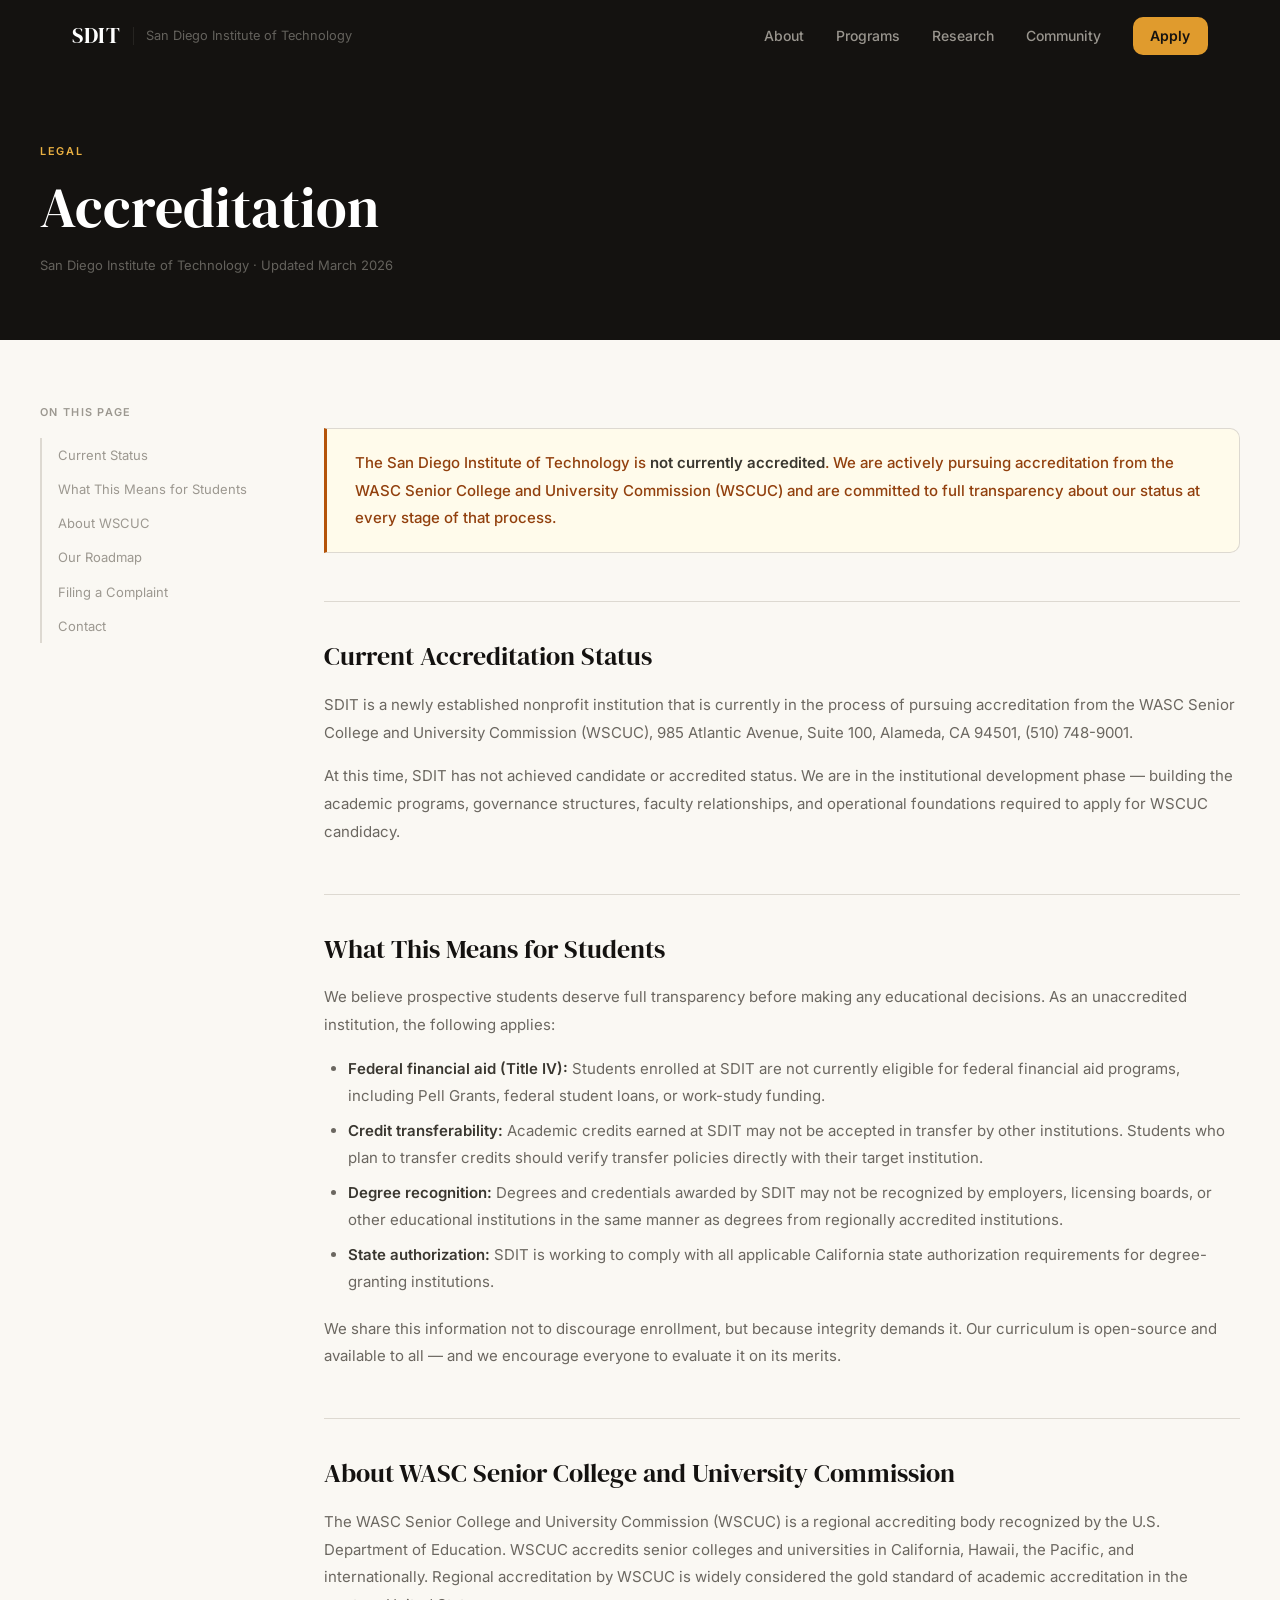
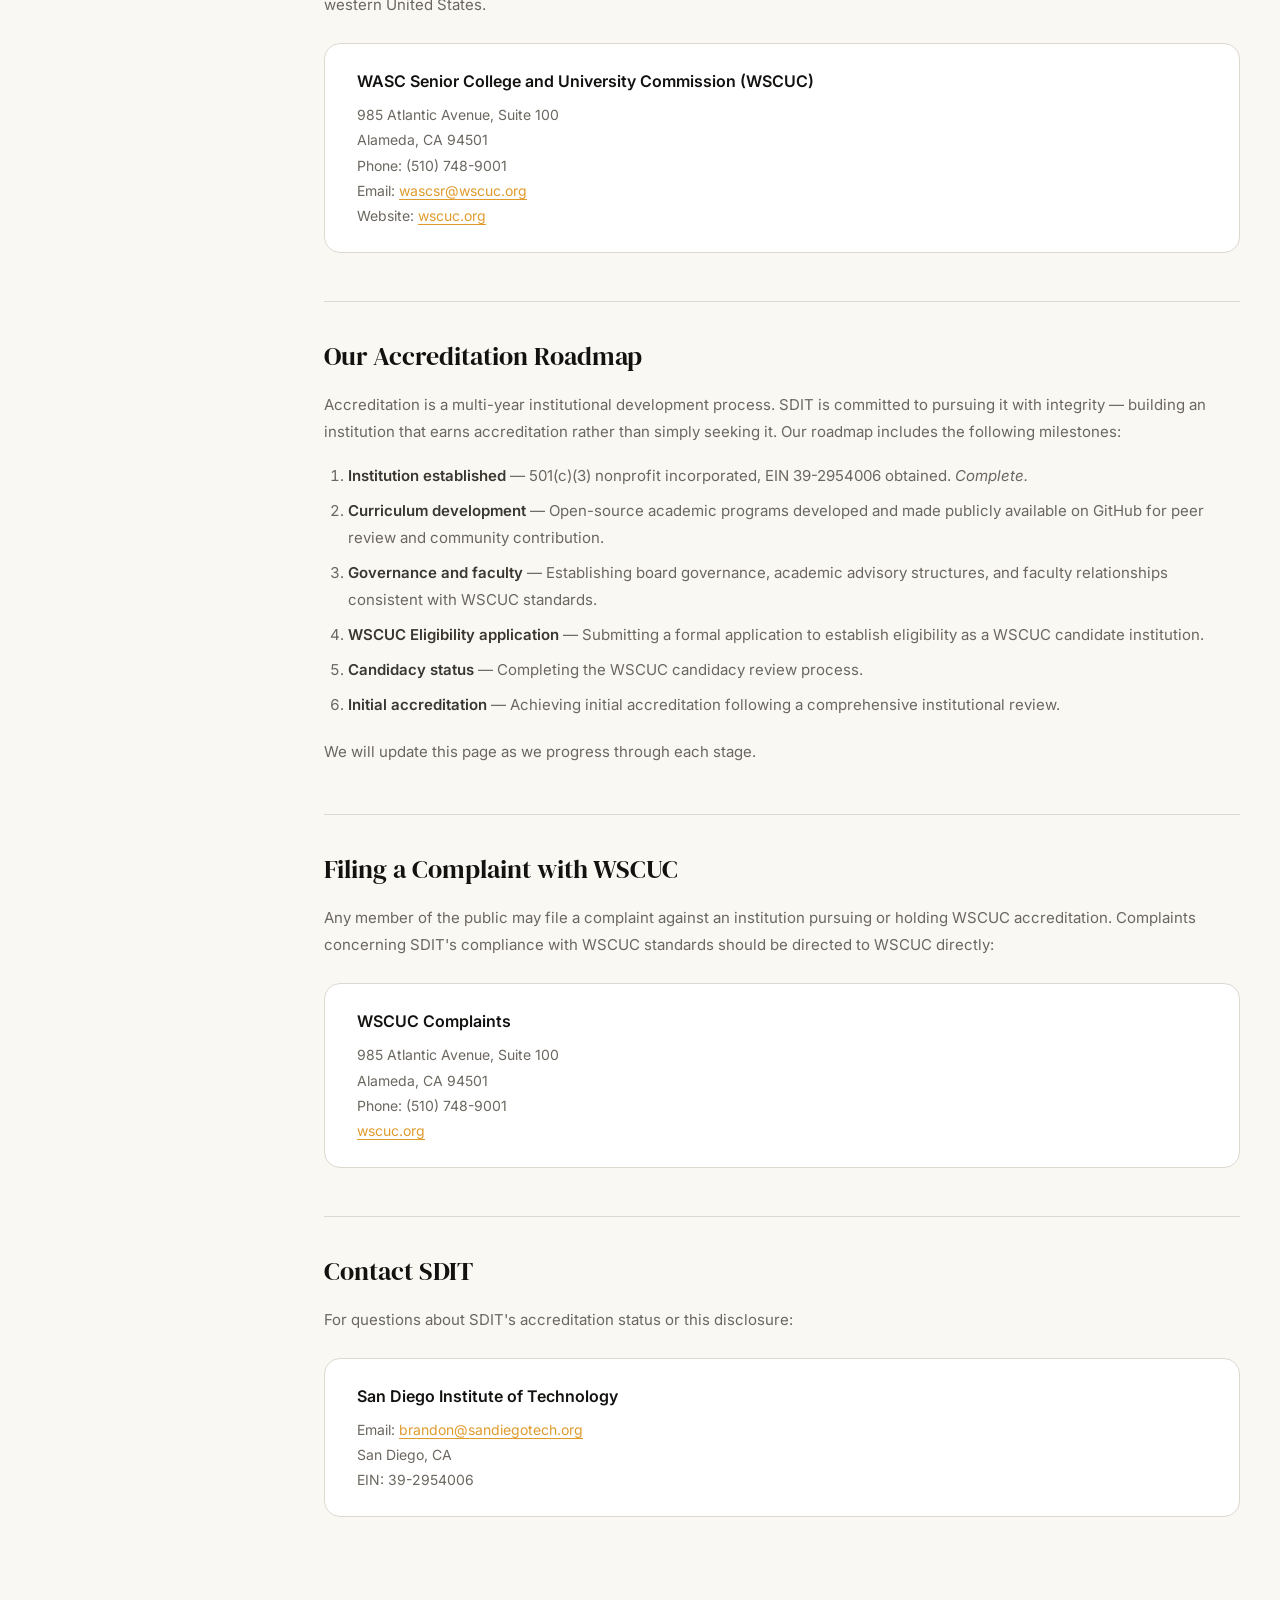
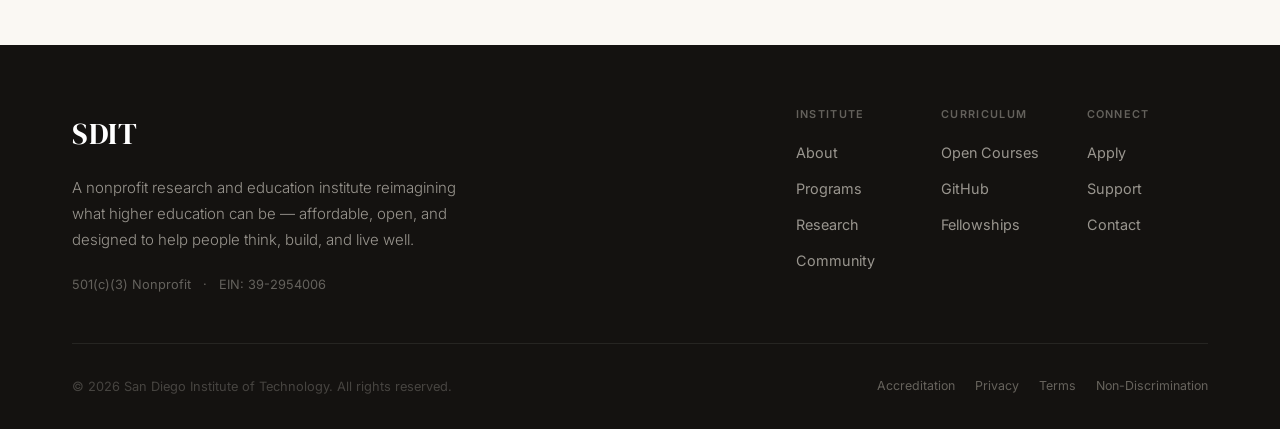
<file: accreditation.html>
<!DOCTYPE html>
<html lang="en">
<head>
  <meta charset="UTF-8">
  <meta name="viewport" content="width=device-width, initial-scale=1.0">
  <title>Accreditation — SDIT</title>
  <meta name="description" content="SDIT's accreditation status, our pursuit of WASC Senior College and University Commission recognition, and what this means for prospective students.">
  <link rel="preconnect" href="https://fonts.googleapis.com">
  <link rel="preconnect" href="https://fonts.gstatic.com" crossorigin>
  <link href="https://fonts.googleapis.com/css2?family=DM+Serif+Display:ital@0;1&family=Inter:ital,wght@0,300;0,400;0,500;0,600;1,300&display=swap" rel="stylesheet">
  <link rel="stylesheet" href="styles.css">
</head>
<body>

  <nav class="nav scrolled" id="nav">
    <div class="nav__inner">
      <a href="index.html" class="nav__logo">
        <span class="nav__logo-mark">SDIT</span>
        <span class="nav__logo-divider"></span>
        <span class="nav__logo-full">San Diego Institute of Technology</span>
      </a>
      <div class="nav__links">
        <a href="index.html#about">About</a>
        <a href="index.html#programs">Programs</a>
        <a href="index.html#open">Research</a>
        <a href="index.html#community">Community</a>
        <a href="apply.html" class="nav__cta">Apply</a>
      </div>
      <button class="nav__hamburger" id="hamburger" aria-label="Open menu">
        <span></span><span></span><span></span>
      </button>
    </div>
  </nav>

  <div class="nav__mobile" id="mobileNav">
    <a href="index.html#about">About</a>
    <a href="index.html#programs">Programs</a>
    <a href="index.html#open">Research</a>
    <a href="index.html#community">Community</a>
    <a href="apply.html" class="nav__mobile-cta">Apply for a Fellowship</a>
  </div>

  <header class="page-header">
    <div class="page-header__inner">
      <span class="page-header__eyebrow">Legal</span>
      <h1 class="page-header__title">Accreditation</h1>
      <p class="page-header__meta">San Diego Institute of Technology · Updated March 2026</p>
    </div>
  </header>

  <main class="page-content">
    <div class="legal-wrap">

      <nav class="legal-toc">
        <p class="legal-toc__label">On this page</p>
        <a href="#status">Current Status</a>
        <a href="#what-it-means">What This Means for Students</a>
        <a href="#about-wscuc">About WSCUC</a>
        <a href="#roadmap">Our Roadmap</a>
        <a href="#complaints">Filing a Complaint</a>
        <a href="#contact">Contact</a>
      </nav>

      <div class="legal-body">

        <div class="legal-callout legal-callout--notice">
          <p>The San Diego Institute of Technology is <strong>not currently accredited</strong>. We are actively pursuing accreditation from the WASC Senior College and University Commission (WSCUC) and are committed to full transparency about our status at every stage of that process.</p>
        </div>

        <h2 id="status">Current Accreditation Status</h2>
        <p>SDIT is a newly established nonprofit institution that is currently in the process of pursuing accreditation from the WASC Senior College and University Commission (WSCUC), 985 Atlantic Avenue, Suite 100, Alameda, CA 94501, (510) 748-9001.</p>
        <p>At this time, SDIT has not achieved candidate or accredited status. We are in the institutional development phase — building the academic programs, governance structures, faculty relationships, and operational foundations required to apply for WSCUC candidacy.</p>

        <h2 id="what-it-means">What This Means for Students</h2>
        <p>We believe prospective students deserve full transparency before making any educational decisions. As an unaccredited institution, the following applies:</p>
        <ul>
          <li><strong>Federal financial aid (Title IV):</strong> Students enrolled at SDIT are not currently eligible for federal financial aid programs, including Pell Grants, federal student loans, or work-study funding.</li>
          <li><strong>Credit transferability:</strong> Academic credits earned at SDIT may not be accepted in transfer by other institutions. Students who plan to transfer credits should verify transfer policies directly with their target institution.</li>
          <li><strong>Degree recognition:</strong> Degrees and credentials awarded by SDIT may not be recognized by employers, licensing boards, or other educational institutions in the same manner as degrees from regionally accredited institutions.</li>
          <li><strong>State authorization:</strong> SDIT is working to comply with all applicable California state authorization requirements for degree-granting institutions.</li>
        </ul>
        <p>We share this information not to discourage enrollment, but because integrity demands it. Our curriculum is open-source and available to all — and we encourage everyone to evaluate it on its merits.</p>

        <h2 id="about-wscuc">About WASC Senior College and University Commission</h2>
        <p>The WASC Senior College and University Commission (WSCUC) is a regional accrediting body recognized by the U.S. Department of Education. WSCUC accredits senior colleges and universities in California, Hawaii, the Pacific, and internationally. Regional accreditation by WSCUC is widely considered the gold standard of academic accreditation in the western United States.</p>
        <div class="legal-contact-block">
          <strong>WASC Senior College and University Commission (WSCUC)</strong>
          <p>985 Atlantic Avenue, Suite 100<br>
          Alameda, CA 94501<br>
          Phone: (510) 748-9001<br>
          Email: <a href="mailto:wascsr@wscuc.org">wascsr@wscuc.org</a><br>
          Website: <a href="https://www.wscuc.org" target="_blank" rel="noopener">wscuc.org</a></p>
        </div>

        <h2 id="roadmap">Our Accreditation Roadmap</h2>
        <p>Accreditation is a multi-year institutional development process. SDIT is committed to pursuing it with integrity — building an institution that earns accreditation rather than simply seeking it. Our roadmap includes the following milestones:</p>
        <ol>
          <li><strong>Institution established</strong> — 501(c)(3) nonprofit incorporated, EIN 39-2954006 obtained. <em>Complete.</em></li>
          <li><strong>Curriculum development</strong> — Open-source academic programs developed and made publicly available on GitHub for peer review and community contribution.</li>
          <li><strong>Governance and faculty</strong> — Establishing board governance, academic advisory structures, and faculty relationships consistent with WSCUC standards.</li>
          <li><strong>WSCUC Eligibility application</strong> — Submitting a formal application to establish eligibility as a WSCUC candidate institution.</li>
          <li><strong>Candidacy status</strong> — Completing the WSCUC candidacy review process.</li>
          <li><strong>Initial accreditation</strong> — Achieving initial accreditation following a comprehensive institutional review.</li>
        </ol>
        <p>We will update this page as we progress through each stage.</p>

        <h2 id="complaints">Filing a Complaint with WSCUC</h2>
        <p>Any member of the public may file a complaint against an institution pursuing or holding WSCUC accreditation. Complaints concerning SDIT's compliance with WSCUC standards should be directed to WSCUC directly:</p>
        <div class="legal-contact-block">
          <strong>WSCUC Complaints</strong>
          <p>985 Atlantic Avenue, Suite 100<br>
          Alameda, CA 94501<br>
          Phone: (510) 748-9001<br>
          <a href="https://www.wscuc.org" target="_blank" rel="noopener">wscuc.org</a></p>
        </div>

        <h2 id="contact">Contact SDIT</h2>
        <p>For questions about SDIT's accreditation status or this disclosure:</p>
        <div class="legal-contact-block">
          <strong>San Diego Institute of Technology</strong>
          <p>Email: <a href="mailto:brandon@sandiegotech.org">brandon@sandiegotech.org</a><br>
          San Diego, CA<br>
          EIN: 39-2954006</p>
        </div>

      </div>
    </div>
  </main>

  <footer class="footer">
    <div class="container">
      <div class="footer__top">
        <div class="footer__brand">
          <div class="footer__logo">SDIT</div>
          <p class="footer__mission">A nonprofit research and education institute reimagining what higher education can be — affordable, open, and designed to help people think, build, and live well.</p>
          <div class="footer__legal">
            <span>501(c)(3) Nonprofit</span>
            <span>·</span>
            <span>EIN: 39-2954006</span>
          </div>
        </div>
        <div class="footer__nav">
          <div class="footer__col">
            <h4>Institute</h4>
            <a href="index.html#about">About</a>
            <a href="index.html#programs">Programs</a>
            <a href="index.html#open">Research</a>
            <a href="index.html#community">Community</a>
          </div>
          <div class="footer__col">
            <h4>Curriculum</h4>
            <a href="https://learn.sandiegotech.org" target="_blank" rel="noopener">Open Courses</a>
            <a href="https://github.com/sandiegotech/sdit" target="_blank" rel="noopener">GitHub</a>
            <a href="apply.html">Fellowships</a>
          </div>
          <div class="footer__col">
            <h4>Connect</h4>
            <a href="apply.html">Apply</a>
            <a href="index.html#engage">Support</a>
            <a href="mailto:brandon@sandiegotech.org">Contact</a>
          </div>
        </div>
      </div>      <div class="footer__bottom">
        <span>© 2026 San Diego Institute of Technology. All rights reserved.</span>
        <nav class="footer__policies">
          <a href="accreditation.html">Accreditation</a>
          <a href="privacy.html">Privacy</a>
          <a href="terms.html">Terms</a>
          <a href="non-discrimination.html">Non-Discrimination</a>
        </nav>
      </div>
    </div>
  </footer>

  <script src="main.js"></script>
</body>
</html>
</file>
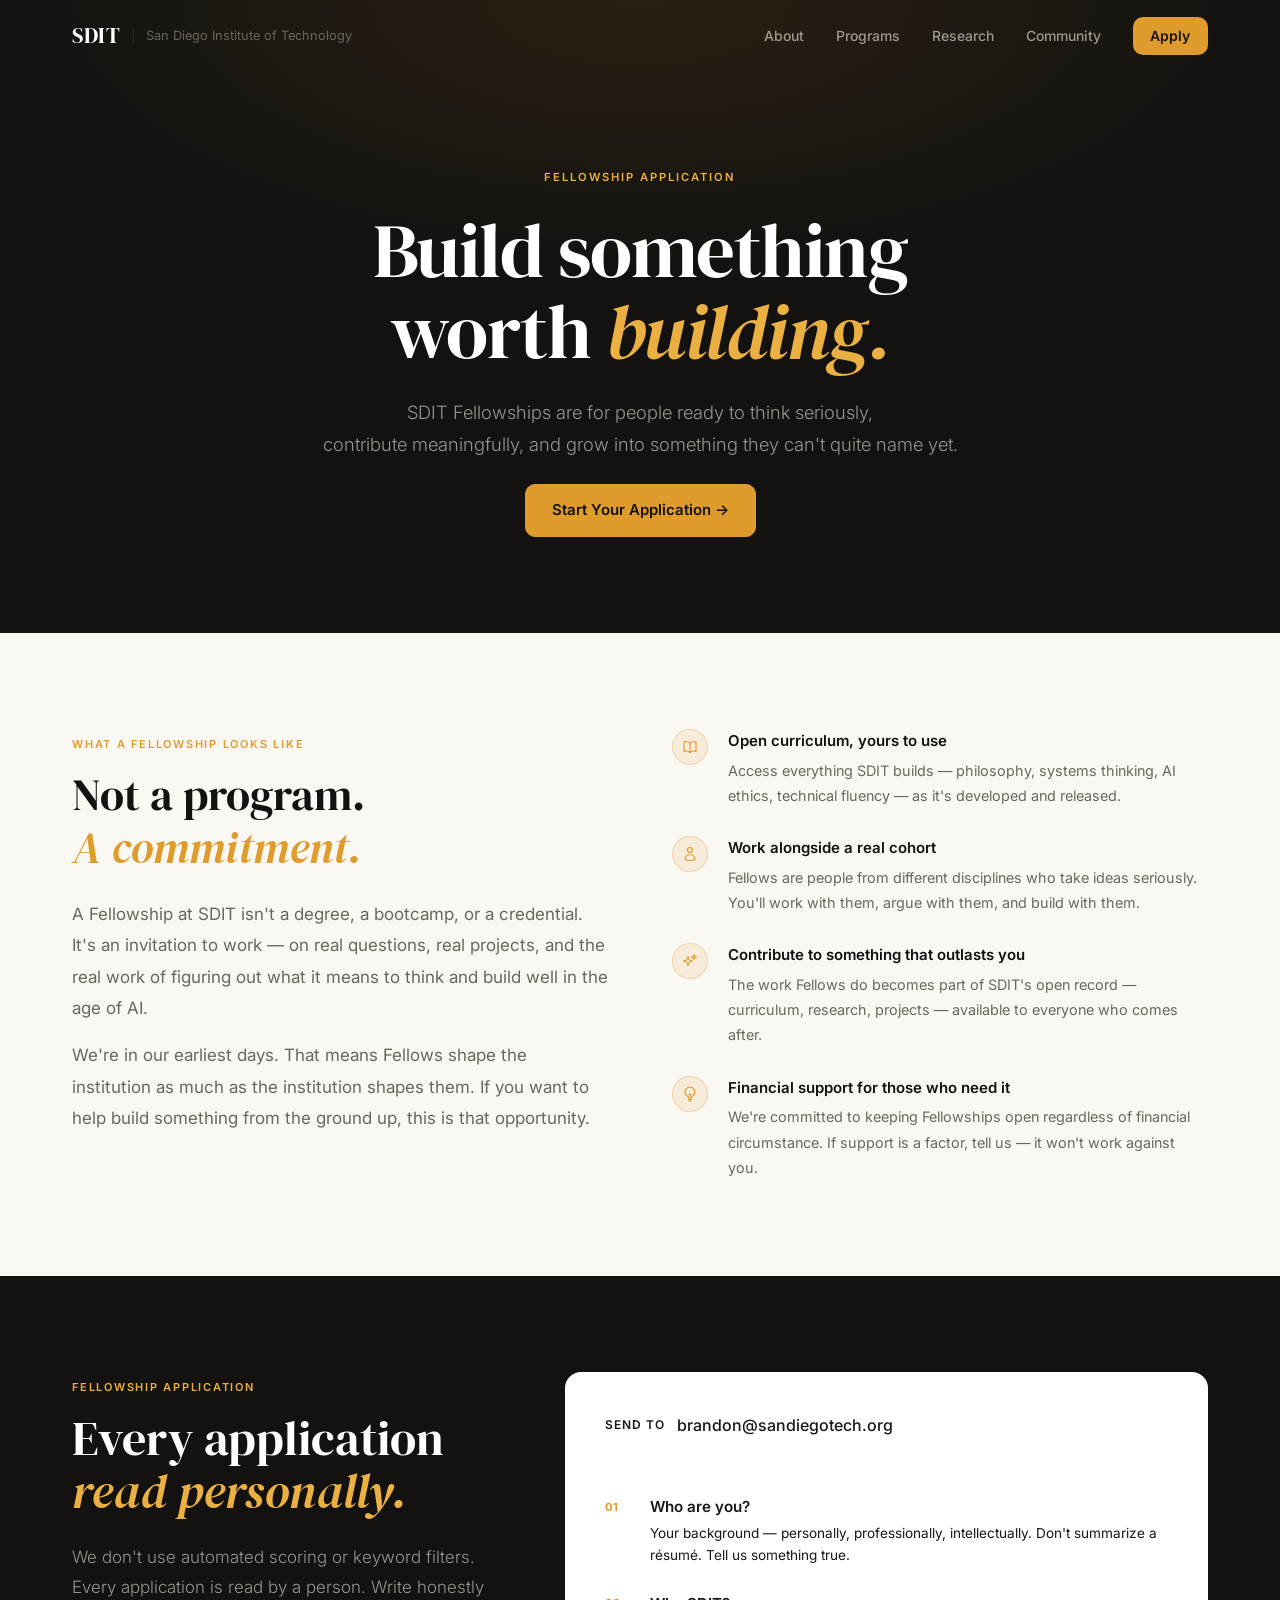
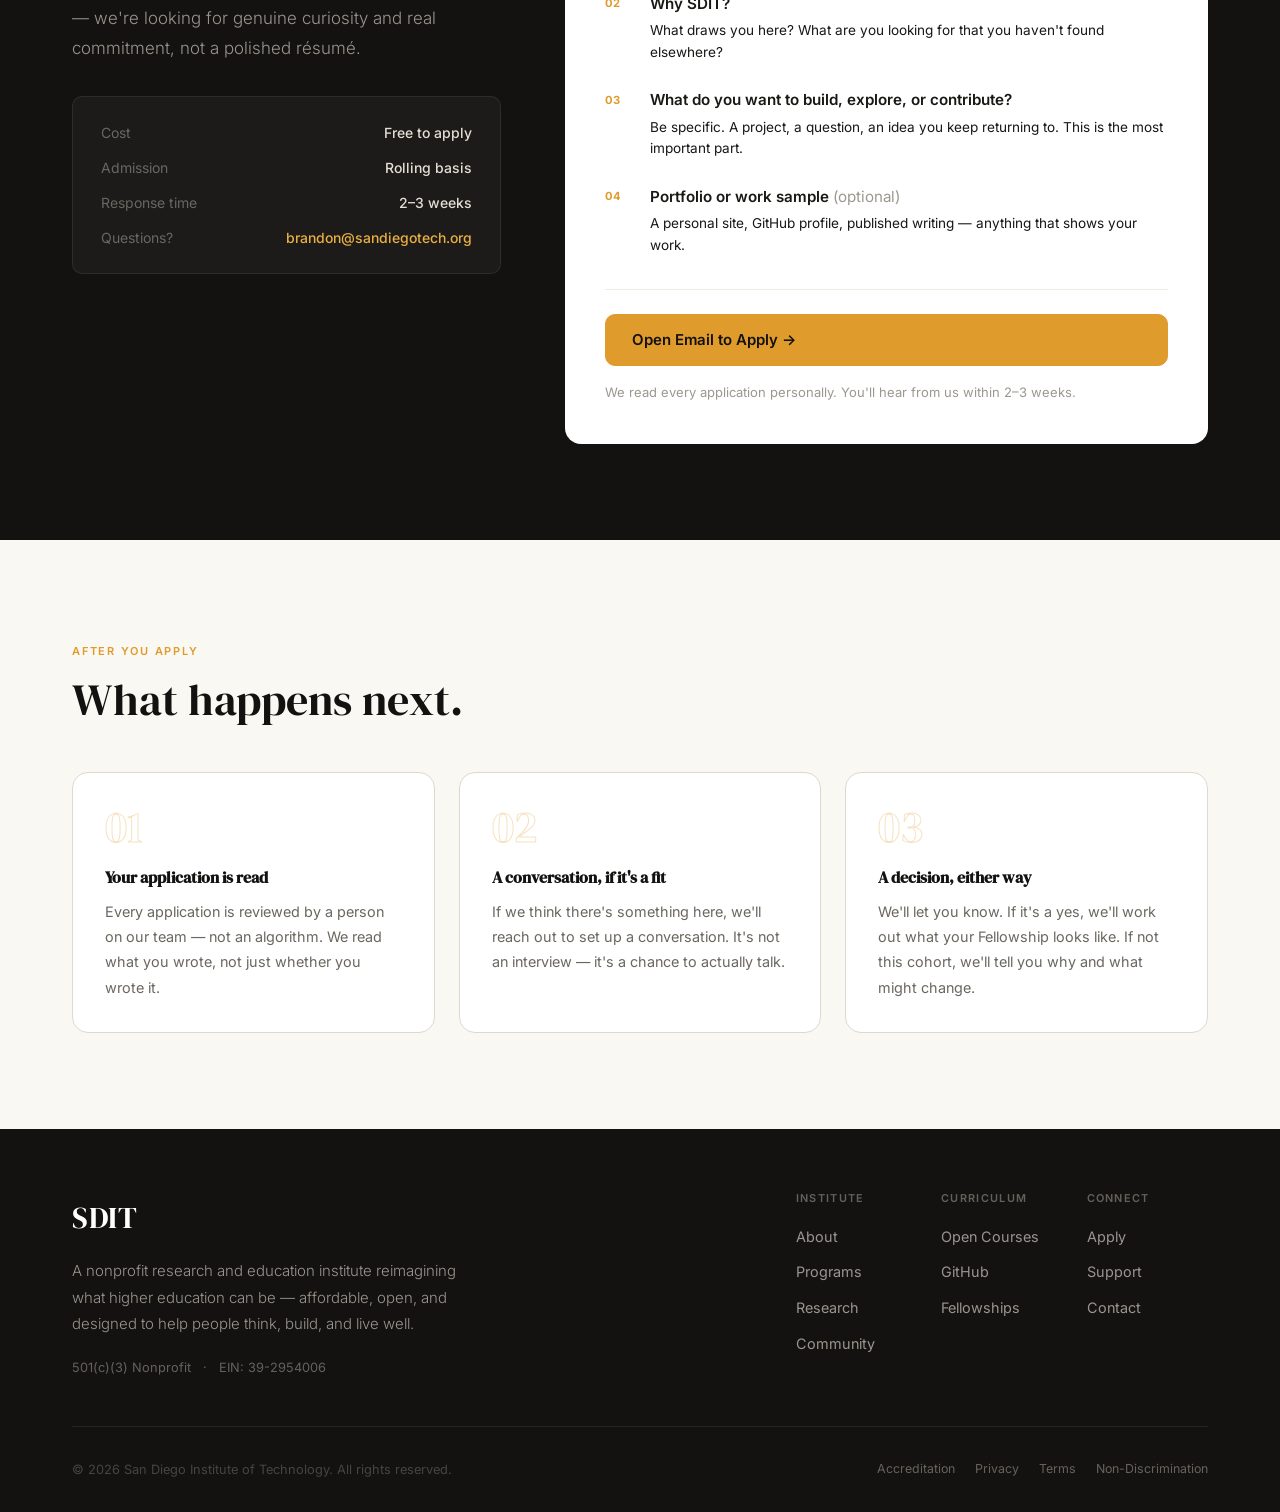
<file: apply.html>
<!DOCTYPE html>
<html lang="en">
<head>
  <meta charset="UTF-8">
  <meta name="viewport" content="width=device-width, initial-scale=1.0">
  <title>Apply for a Fellowship — SDIT</title>
  <meta name="description" content="Apply for an SDIT Fellowship. Work on real problems alongside people who care about thinking clearly, building well, and contributing to something that lasts.">
  <link rel="preconnect" href="https://fonts.googleapis.com">
  <link rel="preconnect" href="https://fonts.gstatic.com" crossorigin>
  <link href="https://fonts.googleapis.com/css2?family=DM+Serif+Display:ital@0;1&family=Inter:ital,wght@0,300;0,400;0,500;0,600;1,300&display=swap" rel="stylesheet">
  <link rel="stylesheet" href="styles.css">
</head>
<body>

  <nav class="nav scrolled" id="nav">
    <div class="nav__inner">
      <a href="index.html" class="nav__logo">
        <span class="nav__logo-mark">SDIT</span>
        <span class="nav__logo-divider"></span>
        <span class="nav__logo-full">San Diego Institute of Technology</span>
      </a>
      <div class="nav__links">
        <a href="index.html#about">About</a>
        <a href="index.html#programs">Programs</a>
        <a href="index.html#open">Research</a>
        <a href="index.html#community">Community</a>
        <a href="apply.html" class="nav__cta">Apply</a>
      </div>
      <button class="nav__hamburger" id="hamburger" aria-label="Open menu">
        <span></span><span></span><span></span>
      </button>
    </div>
  </nav>

  <div class="nav__mobile" id="mobileNav">
    <a href="index.html#about">About</a>
    <a href="index.html#programs">Programs</a>
    <a href="index.html#open">Research</a>
    <a href="index.html#community">Community</a>
    <a href="apply.html" class="nav__mobile-cta">Apply for a Fellowship</a>
  </div>

  <!-- ============ HERO ============ -->
  <header class="support-hero">
    <div class="support-hero__inner">
      <span class="support-hero__eyebrow">Fellowship Application</span>
      <h1 class="support-hero__headline">
        Build something<br>
        worth <em>building.</em>
      </h1>
      <p class="support-hero__sub">
        SDIT Fellowships are for people ready to think seriously,<br class="support-hero__br">
        contribute meaningfully, and grow into something they can't quite name yet.
      </p>
      <a href="#apply" class="btn btn--gold">Start Your Application →</a>
    </div>
  </header>

  <!-- ============ WHAT A FELLOWSHIP IS ============ -->
  <section class="apply-intro">
    <div class="container">
      <div class="apply-intro__inner">
        <div class="apply-intro__text">
          <span class="label">What a Fellowship Looks Like</span>
          <h2 class="apply-intro__headline">
            Not a program.<br>
            <em>A commitment.</em>
          </h2>
          <p class="apply-intro__body">A Fellowship at SDIT isn't a degree, a bootcamp, or a credential. It's an invitation to work — on real questions, real projects, and the real work of figuring out what it means to think and build well in the age of AI.</p>
          <p class="apply-intro__body">We're in our earliest days. That means Fellows shape the institution as much as the institution shapes them. If you want to help build something from the ground up, this is that opportunity.</p>
        </div>
        <div class="apply-features">
          <div class="apply-feature">
            <div class="apply-feature__icon">
              <svg viewBox="0 0 24 24" fill="none" stroke="currentColor" stroke-width="1.75" stroke-linecap="round" stroke-linejoin="round">
                <path d="M12 6.042A8.967 8.967 0 006 3.75c-1.052 0-2.062.18-3 .512v14.25A8.987 8.987 0 016 18c2.305 0 4.408.867 6 2.292m0-14.25a8.966 8.966 0 016-2.292c1.052 0 2.062.18 3 .512v14.25A8.987 8.987 0 0018 18a8.967 8.967 0 00-6 2.292m0-14.25v14.25"/>
              </svg>
            </div>
            <div class="apply-feature__content">
              <p class="apply-feature__title">Open curriculum, yours to use</p>
              <p class="apply-feature__desc">Access everything SDIT builds — philosophy, systems thinking, AI ethics, technical fluency — as it's developed and released.</p>
            </div>
          </div>
          <div class="apply-feature">
            <div class="apply-feature__icon">
              <svg viewBox="0 0 24 24" fill="none" stroke="currentColor" stroke-width="1.75" stroke-linecap="round" stroke-linejoin="round">
                <path d="M15.75 6a3.75 3.75 0 11-7.5 0 3.75 3.75 0 017.5 0zM4.501 20.118a7.5 7.5 0 0114.998 0A17.933 17.933 0 0112 21.75c-2.676 0-5.216-.584-7.499-1.632z"/>
              </svg>
            </div>
            <div class="apply-feature__content">
              <p class="apply-feature__title">Work alongside a real cohort</p>
              <p class="apply-feature__desc">Fellows are people from different disciplines who take ideas seriously. You'll work with them, argue with them, and build with them.</p>
            </div>
          </div>
          <div class="apply-feature">
            <div class="apply-feature__icon">
              <svg viewBox="0 0 24 24" fill="none" stroke="currentColor" stroke-width="1.75" stroke-linecap="round" stroke-linejoin="round">
                <path d="M9.813 15.904L9 18.75l-.813-2.846a4.5 4.5 0 00-3.09-3.09L2.25 12l2.846-.813a4.5 4.5 0 003.09-3.09L9 5.25l.813 2.846a4.5 4.5 0 003.09 3.09L15.75 12l-2.846.813a4.5 4.5 0 00-3.09 3.09zM18.259 8.715L18 9.75l-.259-1.035a3.375 3.375 0 00-2.455-2.456L14.25 6l1.036-.259a3.375 3.375 0 002.455-2.456L18 2.25l.259 1.035a3.375 3.375 0 002.456 2.456L21.75 6l-1.035.259a3.375 3.375 0 00-2.456 2.456z"/>
              </svg>
            </div>
            <div class="apply-feature__content">
              <p class="apply-feature__title">Contribute to something that outlasts you</p>
              <p class="apply-feature__desc">The work Fellows do becomes part of SDIT's open record — curriculum, research, projects — available to everyone who comes after.</p>
            </div>
          </div>
          <div class="apply-feature">
            <div class="apply-feature__icon">
              <svg viewBox="0 0 24 24" fill="none" stroke="currentColor" stroke-width="1.75" stroke-linecap="round" stroke-linejoin="round">
                <path d="M12 18v-5.25m0 0a6.01 6.01 0 001.5-.189m-1.5.189a6.01 6.01 0 01-1.5-.189m3.75 7.478a12.06 12.06 0 01-4.5 0m3.75 2.383a14.406 14.406 0 01-3 0M14.25 18v-.192c0-.983.658-1.823 1.508-2.316a7.5 7.5 0 10-7.517 0c.85.493 1.509 1.333 1.509 2.316V18"/>
              </svg>
            </div>
            <div class="apply-feature__content">
              <p class="apply-feature__title">Financial support for those who need it</p>
              <p class="apply-feature__desc">We're committed to keeping Fellowships open regardless of financial circumstance. If support is a factor, tell us — it won't work against you.</p>
            </div>
          </div>
        </div>
      </div>
    </div>
  </section>

  <!-- ============ APPLICATION FORM ============ -->
  <section class="apply-form-section" id="apply">
    <div class="container">
      <div class="apply-form-section__inner">

        <div class="apply-form-section__left">
          <span class="label label--light">Fellowship Application</span>
          <h2 class="apply-form-section__headline">
            Every application<br>
            <em>read personally.</em>
          </h2>
          <p class="apply-form-section__body">We don't use automated scoring or keyword filters. Every application is read by a person. Write honestly — we're looking for genuine curiosity and real commitment, not a polished résumé.</p>
          <div class="apply-form-section__meta">
            <div class="apply-meta-row">
              <span class="apply-meta-label">Cost</span>
              <span class="apply-meta-val">Free to apply</span>
            </div>
            <div class="apply-meta-row">
              <span class="apply-meta-label">Admission</span>
              <span class="apply-meta-val">Rolling basis</span>
            </div>
            <div class="apply-meta-row">
              <span class="apply-meta-label">Response time</span>
              <span class="apply-meta-val">2–3 weeks</span>
            </div>
            <div class="apply-meta-row">
              <span class="apply-meta-label">Questions?</span>
              <span class="apply-meta-val"><a href="mailto:brandon@sandiegotech.org" style="color: var(--gold-light);">brandon@sandiegotech.org</a></span>
            </div>
          </div>
        </div>

        <div class="apply-form-card">
          <div class="apply-email-template">
            <div class="apply-email-template__to">
              <span class="apply-email-template__label">Send to</span>
              <a href="mailto:brandon@sandiegotech.org" class="apply-email-template__address">brandon@sandiegotech.org</a>
            </div>
            <div class="apply-email-template__questions">
              <div class="apply-template-q">
                <span class="apply-template-num">01</span>
                <div>
                  <p class="apply-template-q__title">Who are you?</p>
                  <p class="apply-template-q__hint">Your background — personally, professionally, intellectually. Don't summarize a résumé. Tell us something true.</p>
                </div>
              </div>
              <div class="apply-template-q">
                <span class="apply-template-num">02</span>
                <div>
                  <p class="apply-template-q__title">Why SDIT?</p>
                  <p class="apply-template-q__hint">What draws you here? What are you looking for that you haven't found elsewhere?</p>
                </div>
              </div>
              <div class="apply-template-q">
                <span class="apply-template-num">03</span>
                <div>
                  <p class="apply-template-q__title">What do you want to build, explore, or contribute?</p>
                  <p class="apply-template-q__hint">Be specific. A project, a question, an idea you keep returning to. This is the most important part.</p>
                </div>
              </div>
              <div class="apply-template-q">
                <span class="apply-template-num">04</span>
                <div>
                  <p class="apply-template-q__title">Portfolio or work sample <span class="form-optional">(optional)</span></p>
                  <p class="apply-template-q__hint">A personal site, GitHub profile, published writing — anything that shows your work.</p>
                </div>
              </div>
            </div>
            <div class="form-submit">
              <a href="mailto:brandon@sandiegotech.org?subject=SDIT Fellowship Application&body=1. Who are you?%0A%0A%0A%0A2. Why SDIT?%0A%0A%0A%0A3. What do you want to build, explore, or contribute?%0A%0A%0A%0A4. Portfolio or work sample (optional)%0A%0A" class="btn btn--gold">Open Email to Apply →</a>
              <p class="form-submit-note">We read every application personally. You'll hear from us within 2–3 weeks.</p>
            </div>
          </div>
        </div>

      </div>
    </div>
  </section>

  <!-- ============ WHAT HAPPENS NEXT ============ -->
  <section class="apply-next">
    <div class="container">
      <div class="apply-next__header">
        <span class="label">After You Apply</span>
        <h2 class="apply-next__headline">What happens next.</h2>
      </div>
      <div class="apply-steps">
        <div class="apply-step">
          <div class="apply-step__num">01</div>
          <h3 class="apply-step__title">Your application is read</h3>
          <p class="apply-step__desc">Every application is reviewed by a person on our team — not an algorithm. We read what you wrote, not just whether you wrote it.</p>
        </div>
        <div class="apply-step">
          <div class="apply-step__num">02</div>
          <h3 class="apply-step__title">A conversation, if it's a fit</h3>
          <p class="apply-step__desc">If we think there's something here, we'll reach out to set up a conversation. It's not an interview — it's a chance to actually talk.</p>
        </div>
        <div class="apply-step">
          <div class="apply-step__num">03</div>
          <h3 class="apply-step__title">A decision, either way</h3>
          <p class="apply-step__desc">We'll let you know. If it's a yes, we'll work out what your Fellowship looks like. If not this cohort, we'll tell you why and what might change.</p>
        </div>
      </div>
    </div>
  </section>

  <!-- ============ FOOTER ============ -->
  <footer class="footer">
    <div class="container">
      <div class="footer__top">
        <div class="footer__brand">
          <div class="footer__logo">SDIT</div>
          <p class="footer__mission">A nonprofit research and education institute reimagining what higher education can be — affordable, open, and designed to help people think, build, and live well.</p>
          <div class="footer__legal">
            <span>501(c)(3) Nonprofit</span>
            <span>·</span>
            <span>EIN: 39-2954006</span>
          </div>
        </div>
        <div class="footer__nav">
          <div class="footer__col">
            <h4>Institute</h4>
            <a href="index.html#about">About</a>
            <a href="index.html#programs">Programs</a>
            <a href="index.html#open">Research</a>
            <a href="index.html#community">Community</a>
          </div>
          <div class="footer__col">
            <h4>Curriculum</h4>
            <a href="https://learn.sandiegotech.org" target="_blank" rel="noopener">Open Courses</a>
            <a href="https://github.com/sandiegotech/sdit" target="_blank" rel="noopener">GitHub</a>
            <a href="apply.html">Fellowships</a>
          </div>
          <div class="footer__col">
            <h4>Connect</h4>
            <a href="apply.html">Apply</a>
            <a href="support.html">Support</a>
            <a href="mailto:brandon@sandiegotech.org">Contact</a>
          </div>
        </div>
      </div>
      <div class="footer__bottom">
        <span>© 2026 San Diego Institute of Technology. All rights reserved.</span>
        <nav class="footer__policies">
          <a href="accreditation.html">Accreditation</a>
          <a href="privacy.html">Privacy</a>
          <a href="terms.html">Terms</a>
          <a href="non-discrimination.html">Non-Discrimination</a>
        </nav>
      </div>
    </div>
  </footer>

  <script src="main.js"></script>

</body>
</html>
</file>
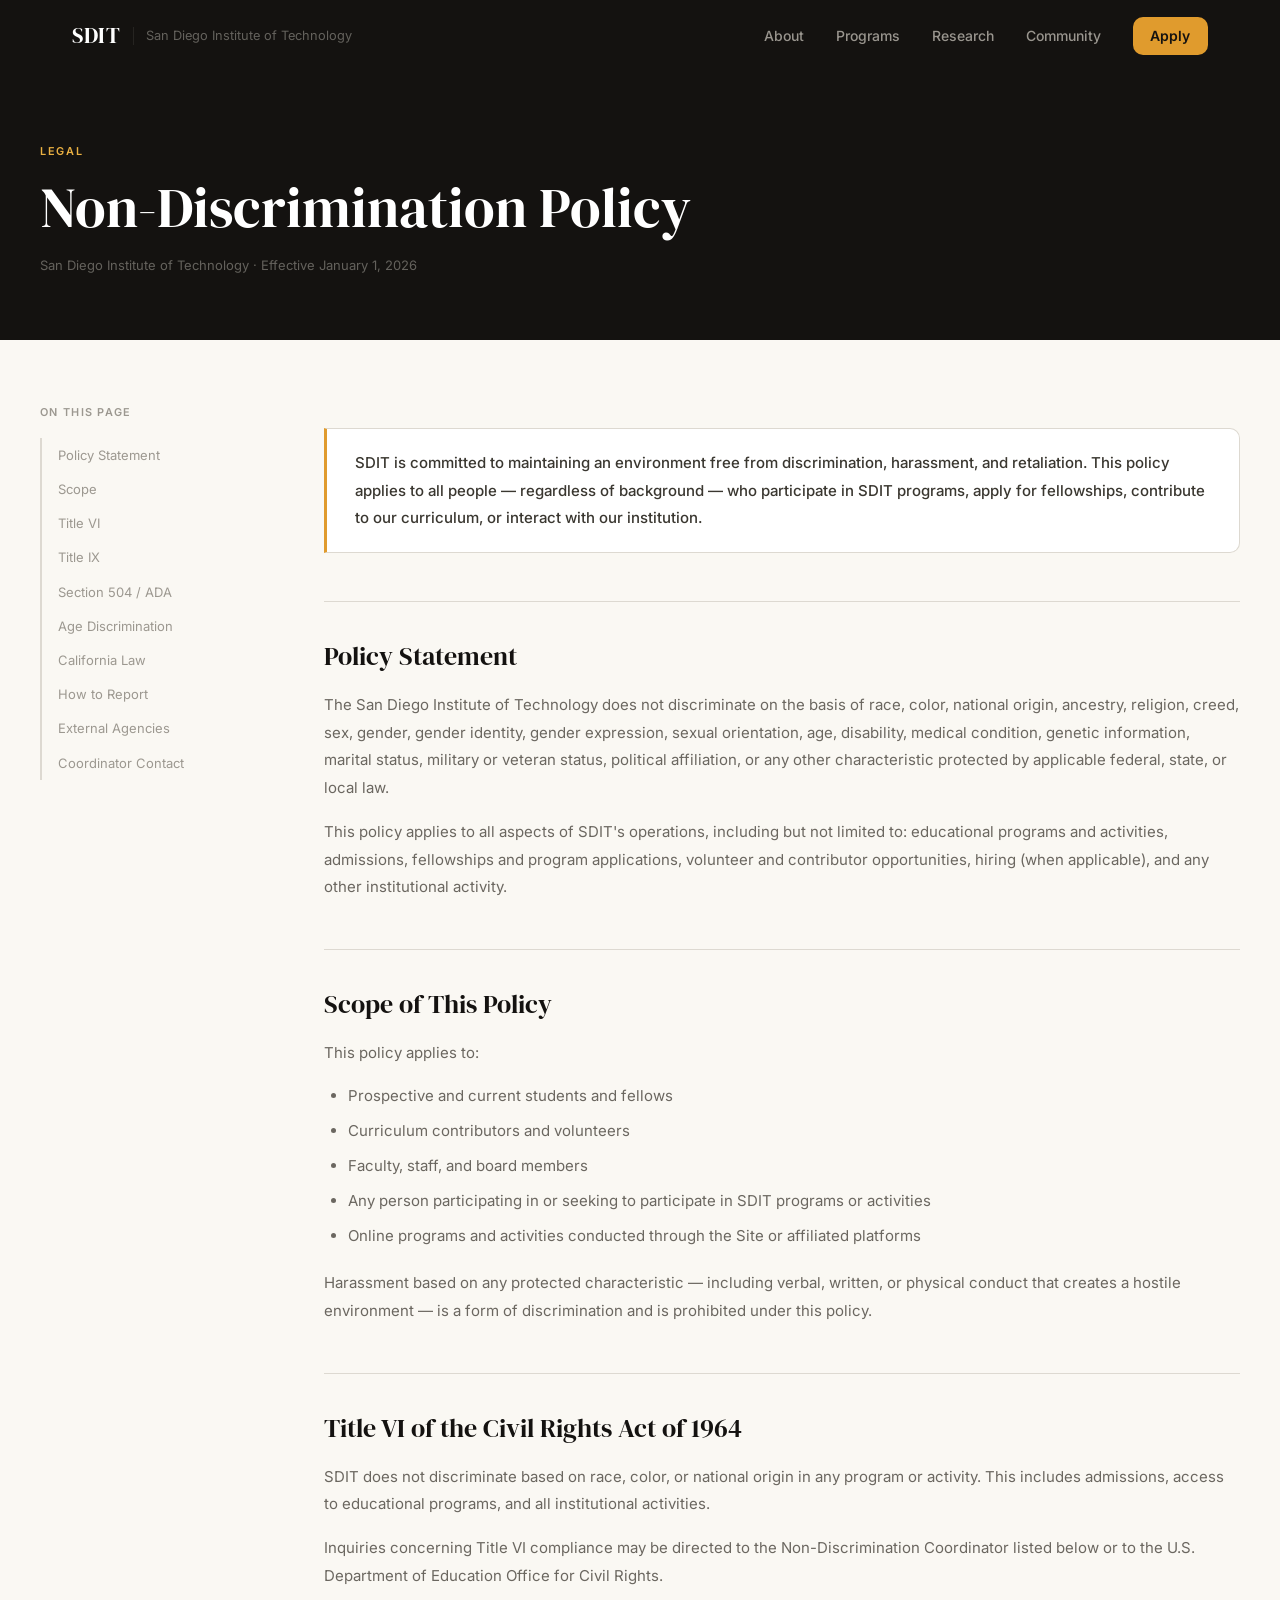
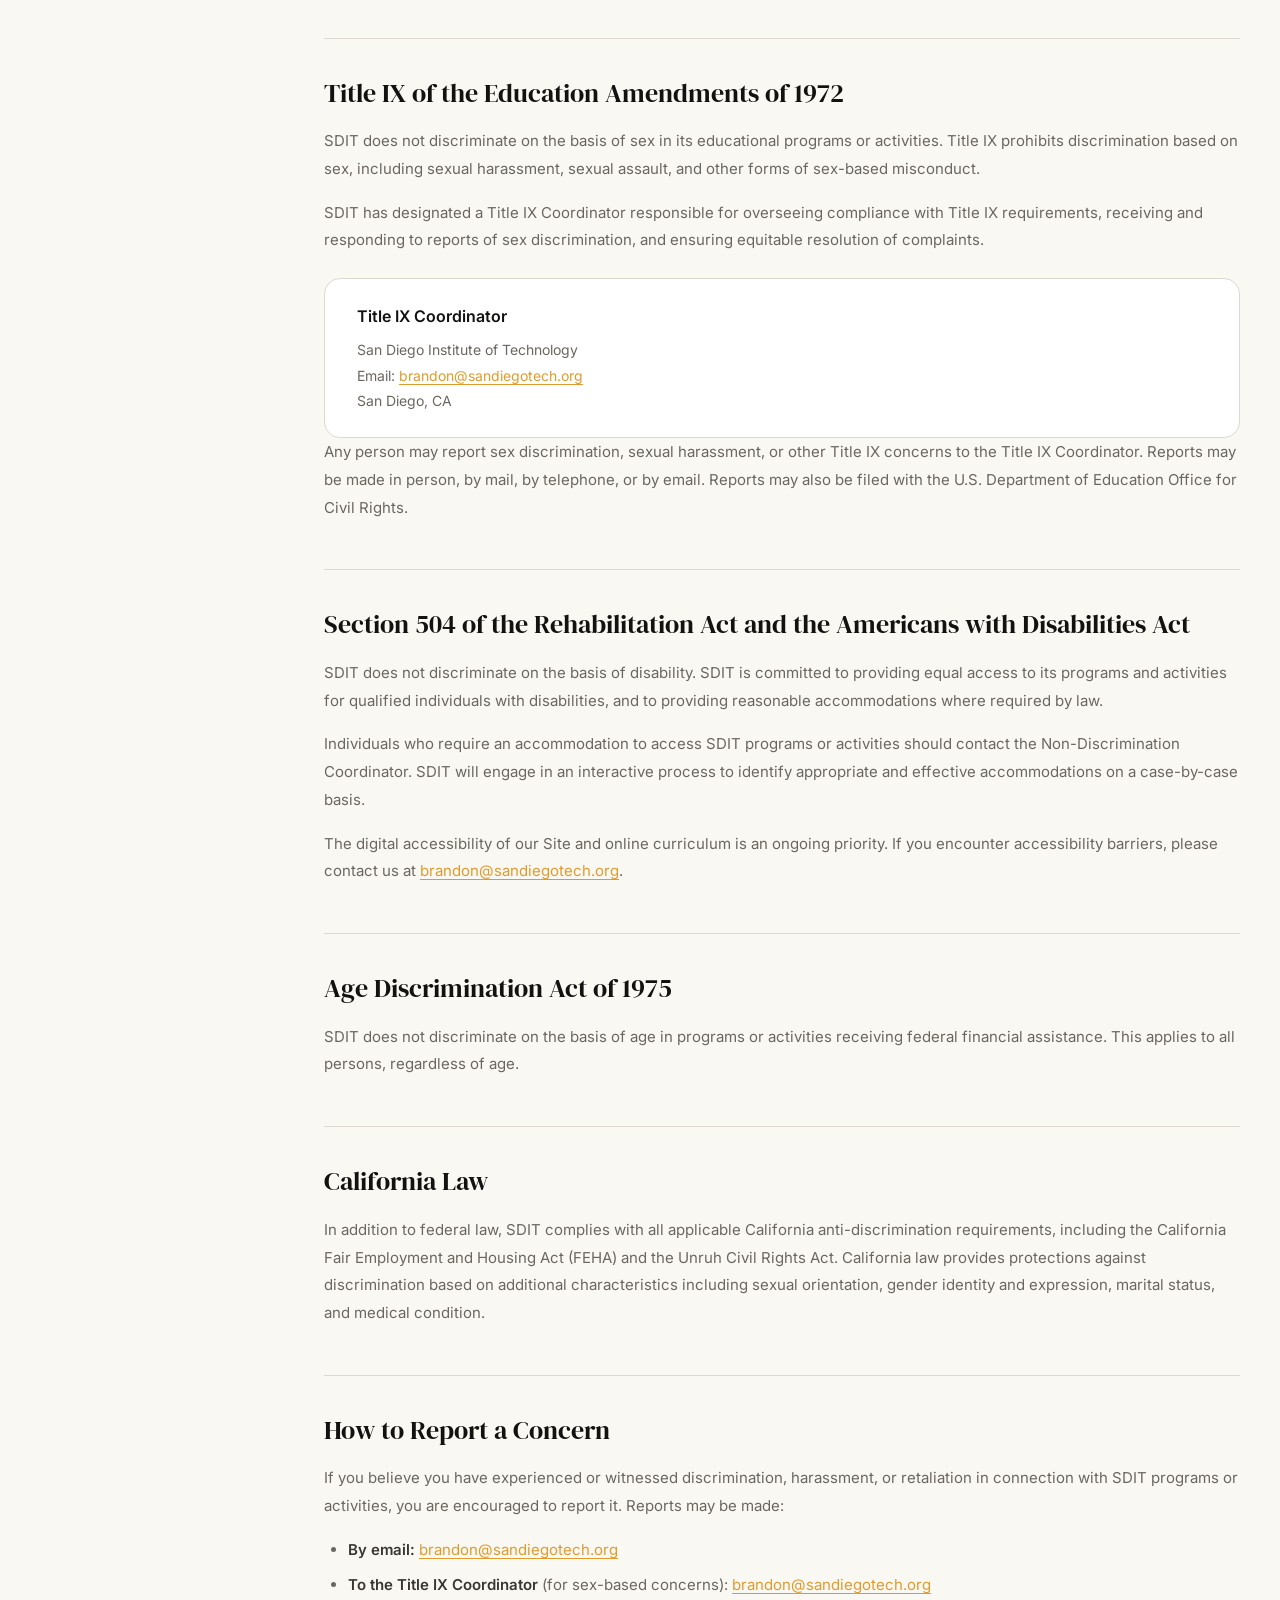
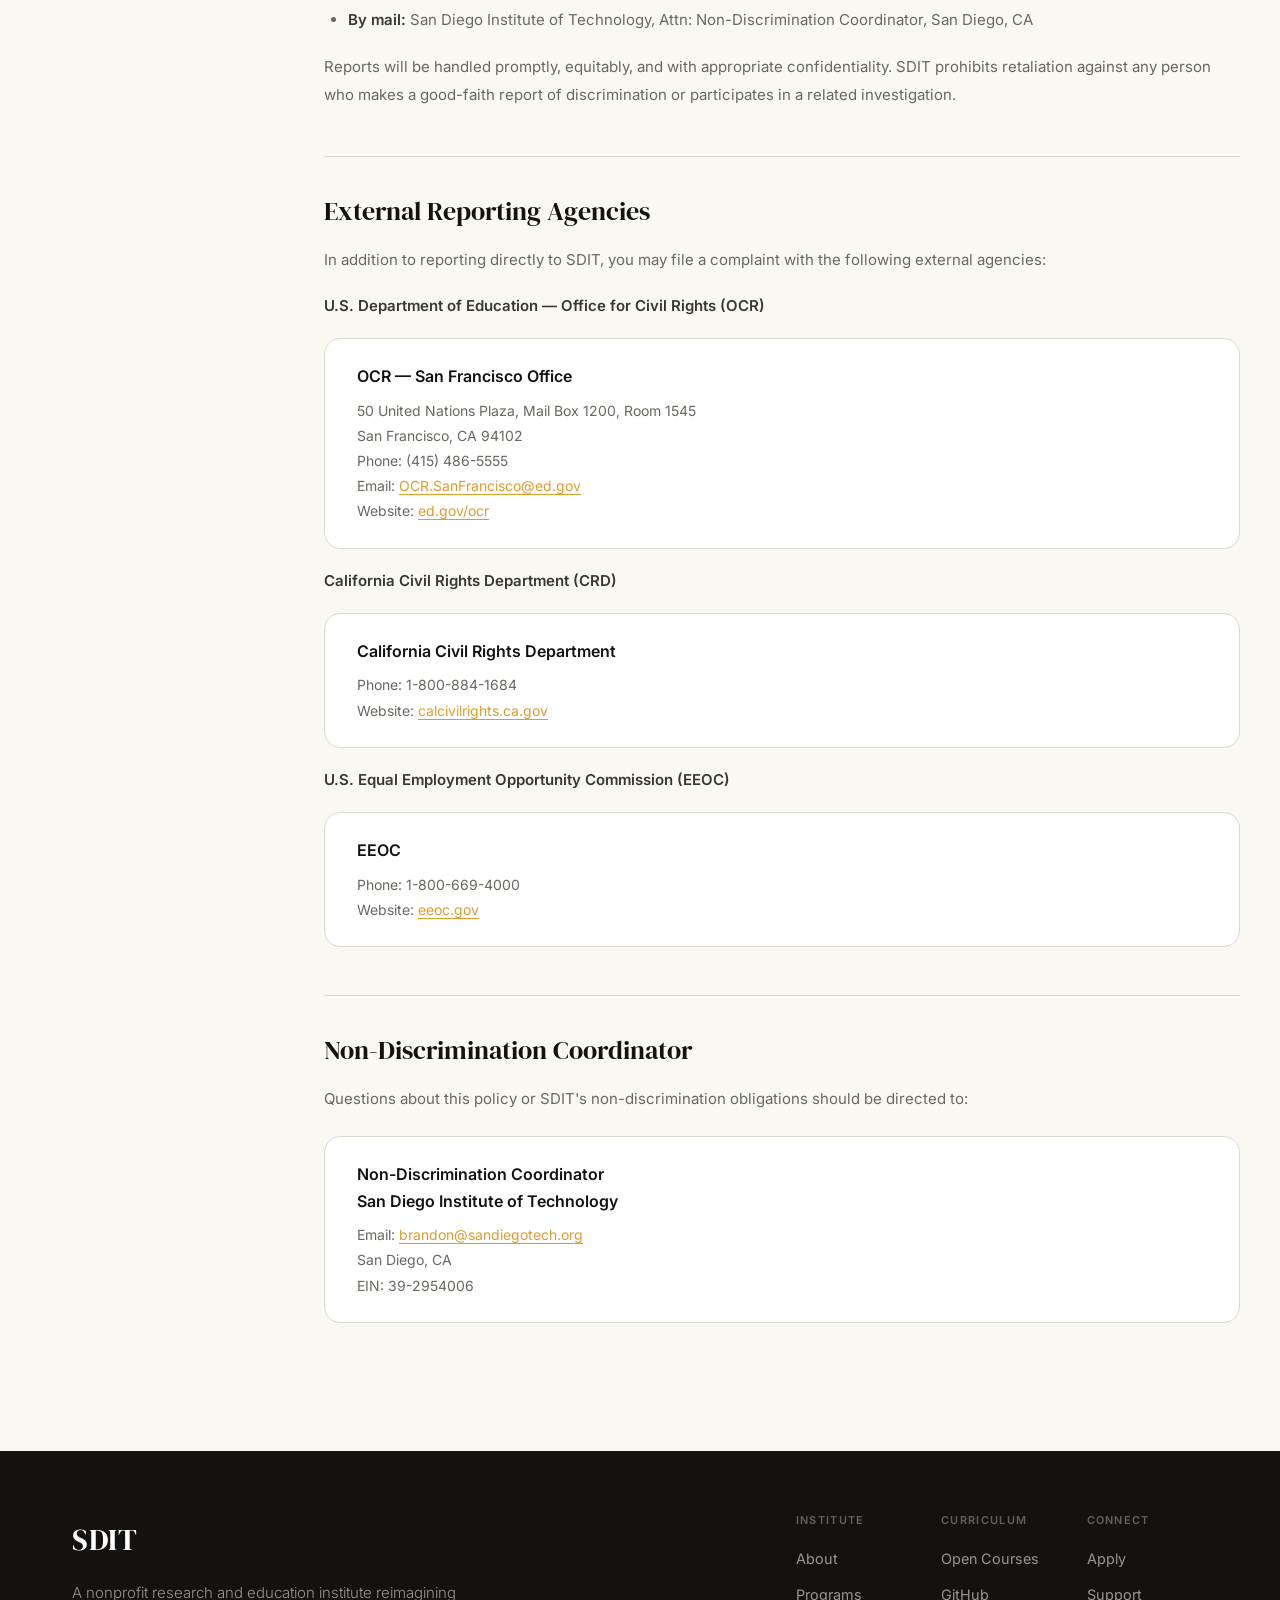
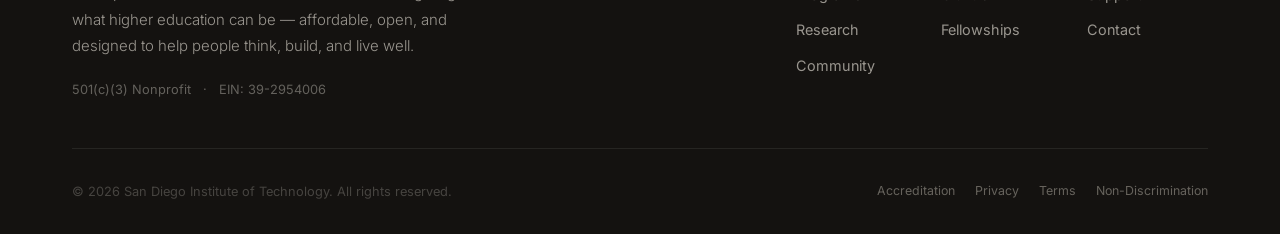
<file: non-discrimination.html>
<!DOCTYPE html>
<html lang="en">
<head>
  <meta charset="UTF-8">
  <meta name="viewport" content="width=device-width, initial-scale=1.0">
  <title>Non-Discrimination Policy — SDIT</title>
  <meta name="description" content="SDIT's non-discrimination policy covering all protected characteristics under federal, state, and local law.">
  <link rel="preconnect" href="https://fonts.googleapis.com">
  <link rel="preconnect" href="https://fonts.gstatic.com" crossorigin>
  <link href="https://fonts.googleapis.com/css2?family=DM+Serif+Display:ital@0;1&family=Inter:ital,wght@0,300;0,400;0,500;0,600;1,300&display=swap" rel="stylesheet">
  <link rel="stylesheet" href="styles.css">
</head>
<body>

  <nav class="nav scrolled" id="nav">
    <div class="nav__inner">
      <a href="index.html" class="nav__logo">
        <span class="nav__logo-mark">SDIT</span>
        <span class="nav__logo-divider"></span>
        <span class="nav__logo-full">San Diego Institute of Technology</span>
      </a>
      <div class="nav__links">
        <a href="index.html#about">About</a>
        <a href="index.html#programs">Programs</a>
        <a href="index.html#open">Research</a>
        <a href="index.html#community">Community</a>
        <a href="apply.html" class="nav__cta">Apply</a>
      </div>
      <button class="nav__hamburger" id="hamburger" aria-label="Open menu">
        <span></span><span></span><span></span>
      </button>
    </div>
  </nav>

  <div class="nav__mobile" id="mobileNav">
    <a href="index.html#about">About</a>
    <a href="index.html#programs">Programs</a>
    <a href="index.html#open">Research</a>
    <a href="index.html#community">Community</a>
    <a href="apply.html" class="nav__mobile-cta">Apply for a Fellowship</a>
  </div>

  <header class="page-header">
    <div class="page-header__inner">
      <span class="page-header__eyebrow">Legal</span>
      <h1 class="page-header__title">Non-Discrimination Policy</h1>
      <p class="page-header__meta">San Diego Institute of Technology · Effective January 1, 2026</p>
    </div>
  </header>

  <main class="page-content">
    <div class="legal-wrap">

      <nav class="legal-toc">
        <p class="legal-toc__label">On this page</p>
        <a href="#statement">Policy Statement</a>
        <a href="#scope">Scope</a>
        <a href="#title-vi">Title VI</a>
        <a href="#title-ix">Title IX</a>
        <a href="#ada">Section 504 / ADA</a>
        <a href="#age">Age Discrimination</a>
        <a href="#california">California Law</a>
        <a href="#reporting">How to Report</a>
        <a href="#external">External Agencies</a>
        <a href="#contact">Coordinator Contact</a>
      </nav>

      <div class="legal-body">

        <div class="legal-callout">
          <p>SDIT is committed to maintaining an environment free from discrimination, harassment, and retaliation. This policy applies to all people — regardless of background — who participate in SDIT programs, apply for fellowships, contribute to our curriculum, or interact with our institution.</p>
        </div>

        <h2 id="statement">Policy Statement</h2>
        <p>The San Diego Institute of Technology does not discriminate on the basis of race, color, national origin, ancestry, religion, creed, sex, gender, gender identity, gender expression, sexual orientation, age, disability, medical condition, genetic information, marital status, military or veteran status, political affiliation, or any other characteristic protected by applicable federal, state, or local law.</p>
        <p>This policy applies to all aspects of SDIT's operations, including but not limited to: educational programs and activities, admissions, fellowships and program applications, volunteer and contributor opportunities, hiring (when applicable), and any other institutional activity.</p>

        <h2 id="scope">Scope of This Policy</h2>
        <p>This policy applies to:</p>
        <ul>
          <li>Prospective and current students and fellows</li>
          <li>Curriculum contributors and volunteers</li>
          <li>Faculty, staff, and board members</li>
          <li>Any person participating in or seeking to participate in SDIT programs or activities</li>
          <li>Online programs and activities conducted through the Site or affiliated platforms</li>
        </ul>
        <p>Harassment based on any protected characteristic — including verbal, written, or physical conduct that creates a hostile environment — is a form of discrimination and is prohibited under this policy.</p>

        <h2 id="title-vi">Title VI of the Civil Rights Act of 1964</h2>
        <p>SDIT does not discriminate based on race, color, or national origin in any program or activity. This includes admissions, access to educational programs, and all institutional activities.</p>
        <p>Inquiries concerning Title VI compliance may be directed to the Non-Discrimination Coordinator listed below or to the U.S. Department of Education Office for Civil Rights.</p>

        <h2 id="title-ix">Title IX of the Education Amendments of 1972</h2>
        <p>SDIT does not discriminate on the basis of sex in its educational programs or activities. Title IX prohibits discrimination based on sex, including sexual harassment, sexual assault, and other forms of sex-based misconduct.</p>
        <p>SDIT has designated a Title IX Coordinator responsible for overseeing compliance with Title IX requirements, receiving and responding to reports of sex discrimination, and ensuring equitable resolution of complaints.</p>
        <div class="legal-contact-block">
          <strong>Title IX Coordinator</strong>
          <p>San Diego Institute of Technology<br>
          Email: <a href="mailto:brandon@sandiegotech.org">brandon@sandiegotech.org</a><br>
          San Diego, CA</p>
        </div>
        <p>Any person may report sex discrimination, sexual harassment, or other Title IX concerns to the Title IX Coordinator. Reports may be made in person, by mail, by telephone, or by email. Reports may also be filed with the U.S. Department of Education Office for Civil Rights.</p>

        <h2 id="ada">Section 504 of the Rehabilitation Act and the Americans with Disabilities Act</h2>
        <p>SDIT does not discriminate on the basis of disability. SDIT is committed to providing equal access to its programs and activities for qualified individuals with disabilities, and to providing reasonable accommodations where required by law.</p>
        <p>Individuals who require an accommodation to access SDIT programs or activities should contact the Non-Discrimination Coordinator. SDIT will engage in an interactive process to identify appropriate and effective accommodations on a case-by-case basis.</p>
        <p>The digital accessibility of our Site and online curriculum is an ongoing priority. If you encounter accessibility barriers, please contact us at <a href="mailto:brandon@sandiegotech.org">brandon@sandiegotech.org</a>.</p>

        <h2 id="age">Age Discrimination Act of 1975</h2>
        <p>SDIT does not discriminate on the basis of age in programs or activities receiving federal financial assistance. This applies to all persons, regardless of age.</p>

        <h2 id="california">California Law</h2>
        <p>In addition to federal law, SDIT complies with all applicable California anti-discrimination requirements, including the California Fair Employment and Housing Act (FEHA) and the Unruh Civil Rights Act. California law provides protections against discrimination based on additional characteristics including sexual orientation, gender identity and expression, marital status, and medical condition.</p>

        <h2 id="reporting">How to Report a Concern</h2>
        <p>If you believe you have experienced or witnessed discrimination, harassment, or retaliation in connection with SDIT programs or activities, you are encouraged to report it. Reports may be made:</p>
        <ul>
          <li><strong>By email:</strong> <a href="mailto:brandon@sandiegotech.org">brandon@sandiegotech.org</a></li>
          <li><strong>To the Title IX Coordinator</strong> (for sex-based concerns): <a href="mailto:brandon@sandiegotech.org">brandon@sandiegotech.org</a></li>
          <li><strong>By mail:</strong> San Diego Institute of Technology, Attn: Non-Discrimination Coordinator, San Diego, CA</li>
        </ul>
        <p>Reports will be handled promptly, equitably, and with appropriate confidentiality. SDIT prohibits retaliation against any person who makes a good-faith report of discrimination or participates in a related investigation.</p>

        <h2 id="external">External Reporting Agencies</h2>
        <p>In addition to reporting directly to SDIT, you may file a complaint with the following external agencies:</p>
        <h3>U.S. Department of Education — Office for Civil Rights (OCR)</h3>
        <div class="legal-contact-block">
          <strong>OCR — San Francisco Office</strong>
          <p>50 United Nations Plaza, Mail Box 1200, Room 1545<br>
          San Francisco, CA 94102<br>
          Phone: (415) 486-5555<br>
          Email: <a href="mailto:OCR.SanFrancisco@ed.gov">OCR.SanFrancisco@ed.gov</a><br>
          Website: <a href="https://www2.ed.gov/about/offices/list/ocr" target="_blank" rel="noopener">ed.gov/ocr</a></p>
        </div>
        <h3>California Civil Rights Department (CRD)</h3>
        <div class="legal-contact-block">
          <strong>California Civil Rights Department</strong>
          <p>Phone: 1-800-884-1684<br>
          Website: <a href="https://calcivilrights.ca.gov" target="_blank" rel="noopener">calcivilrights.ca.gov</a></p>
        </div>
        <h3>U.S. Equal Employment Opportunity Commission (EEOC)</h3>
        <div class="legal-contact-block">
          <strong>EEOC</strong>
          <p>Phone: 1-800-669-4000<br>
          Website: <a href="https://www.eeoc.gov" target="_blank" rel="noopener">eeoc.gov</a></p>
        </div>

        <h2 id="contact">Non-Discrimination Coordinator</h2>
        <p>Questions about this policy or SDIT's non-discrimination obligations should be directed to:</p>
        <div class="legal-contact-block">
          <strong>Non-Discrimination Coordinator<br>San Diego Institute of Technology</strong>
          <p>Email: <a href="mailto:brandon@sandiegotech.org">brandon@sandiegotech.org</a><br>
          San Diego, CA<br>
          EIN: 39-2954006</p>
        </div>

      </div>
    </div>
  </main>

  <footer class="footer">
    <div class="container">
      <div class="footer__top">
        <div class="footer__brand">
          <div class="footer__logo">SDIT</div>
          <p class="footer__mission">A nonprofit research and education institute reimagining what higher education can be — affordable, open, and designed to help people think, build, and live well.</p>
          <div class="footer__legal">
            <span>501(c)(3) Nonprofit</span>
            <span>·</span>
            <span>EIN: 39-2954006</span>
          </div>
        </div>
        <div class="footer__nav">
          <div class="footer__col">
            <h4>Institute</h4>
            <a href="index.html#about">About</a>
            <a href="index.html#programs">Programs</a>
            <a href="index.html#open">Research</a>
            <a href="index.html#community">Community</a>
          </div>
          <div class="footer__col">
            <h4>Curriculum</h4>
            <a href="https://learn.sandiegotech.org" target="_blank" rel="noopener">Open Courses</a>
            <a href="https://github.com/sandiegotech/sdit" target="_blank" rel="noopener">GitHub</a>
            <a href="index.html#engage">Fellowships</a>
          </div>
          <div class="footer__col">
            <h4>Connect</h4>
            <a href="apply.html">Apply</a>
            <a href="support.html">Support</a>
            <a href="mailto:brandon@sandiegotech.org">Contact</a>
          </div>
        </div>
      </div>      <div class="footer__bottom">
        <span>© 2026 San Diego Institute of Technology. All rights reserved.</span>
        <nav class="footer__policies">
          <a href="accreditation.html">Accreditation</a>
          <a href="privacy.html">Privacy</a>
          <a href="terms.html">Terms</a>
          <a href="non-discrimination.html">Non-Discrimination</a>
        </nav>
      </div>
    </div>
  </footer>

  <script src="main.js"></script>
</body>
</html>
</file>
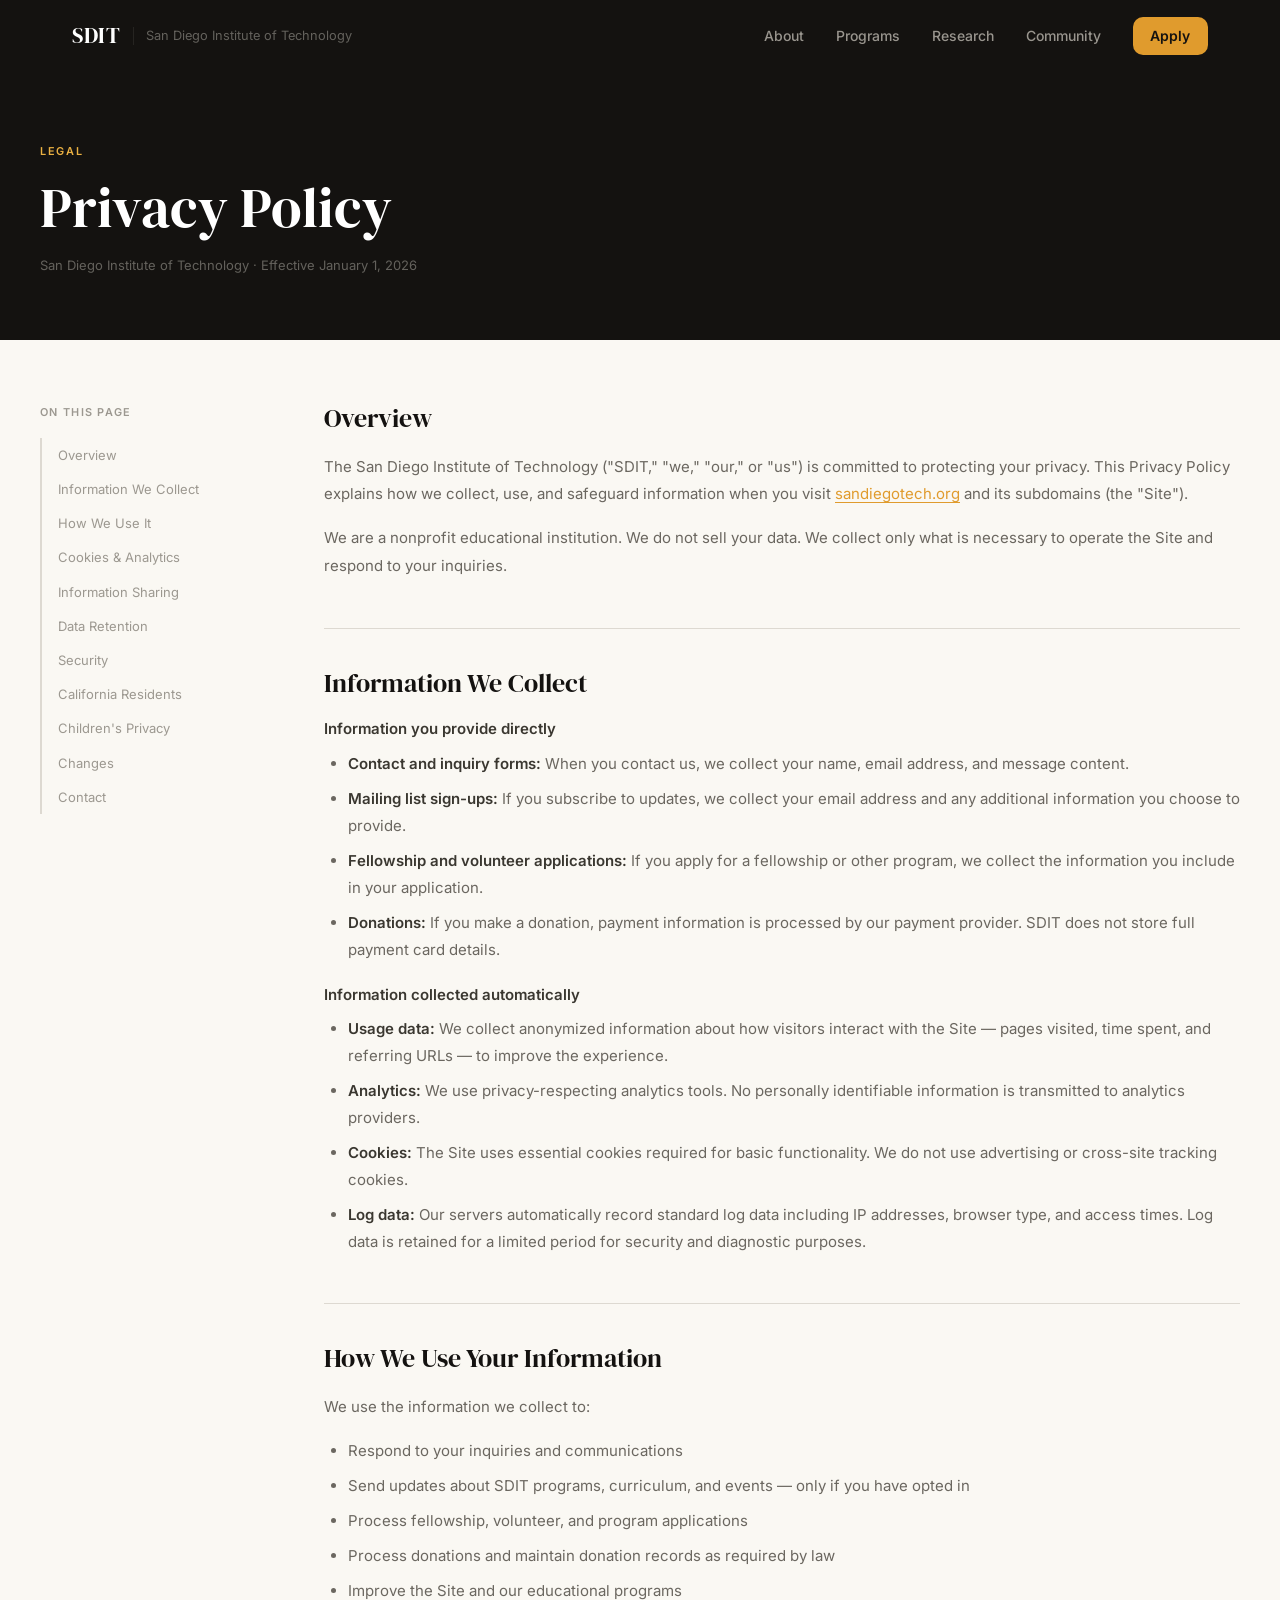
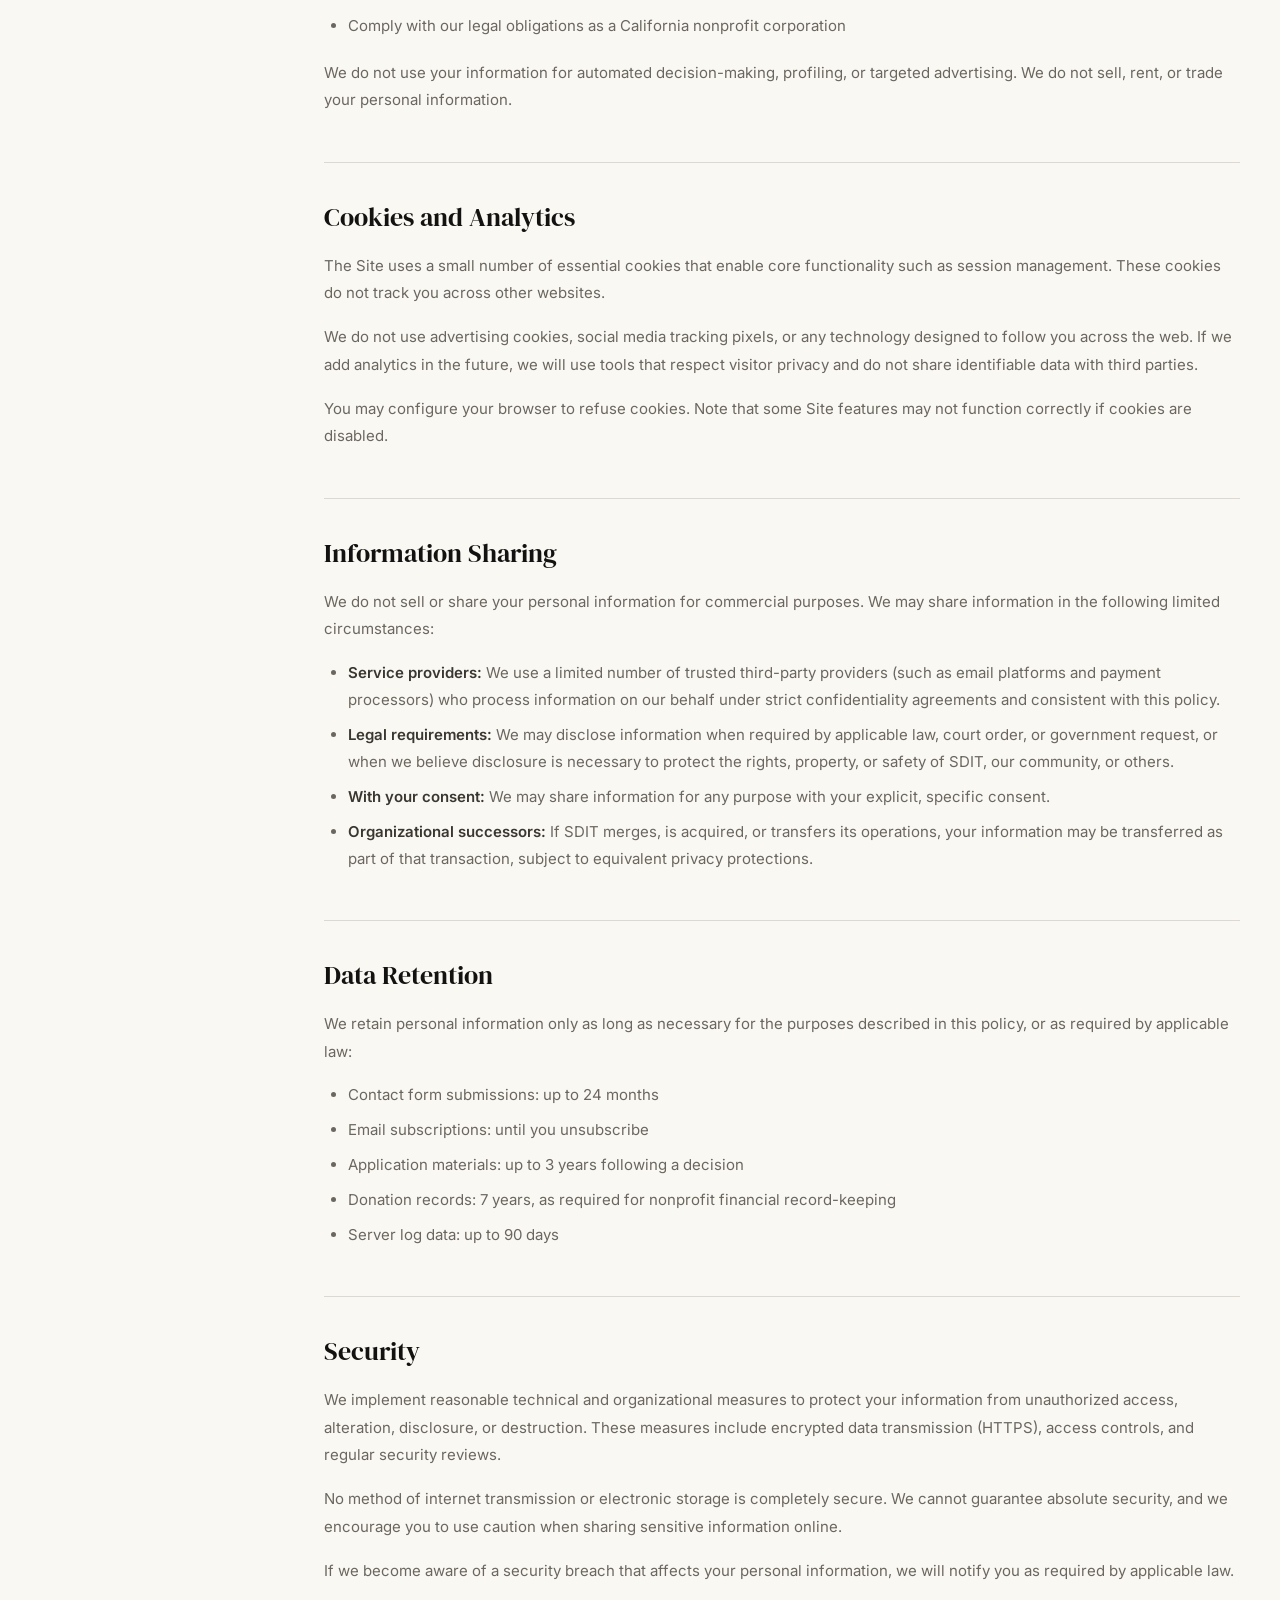
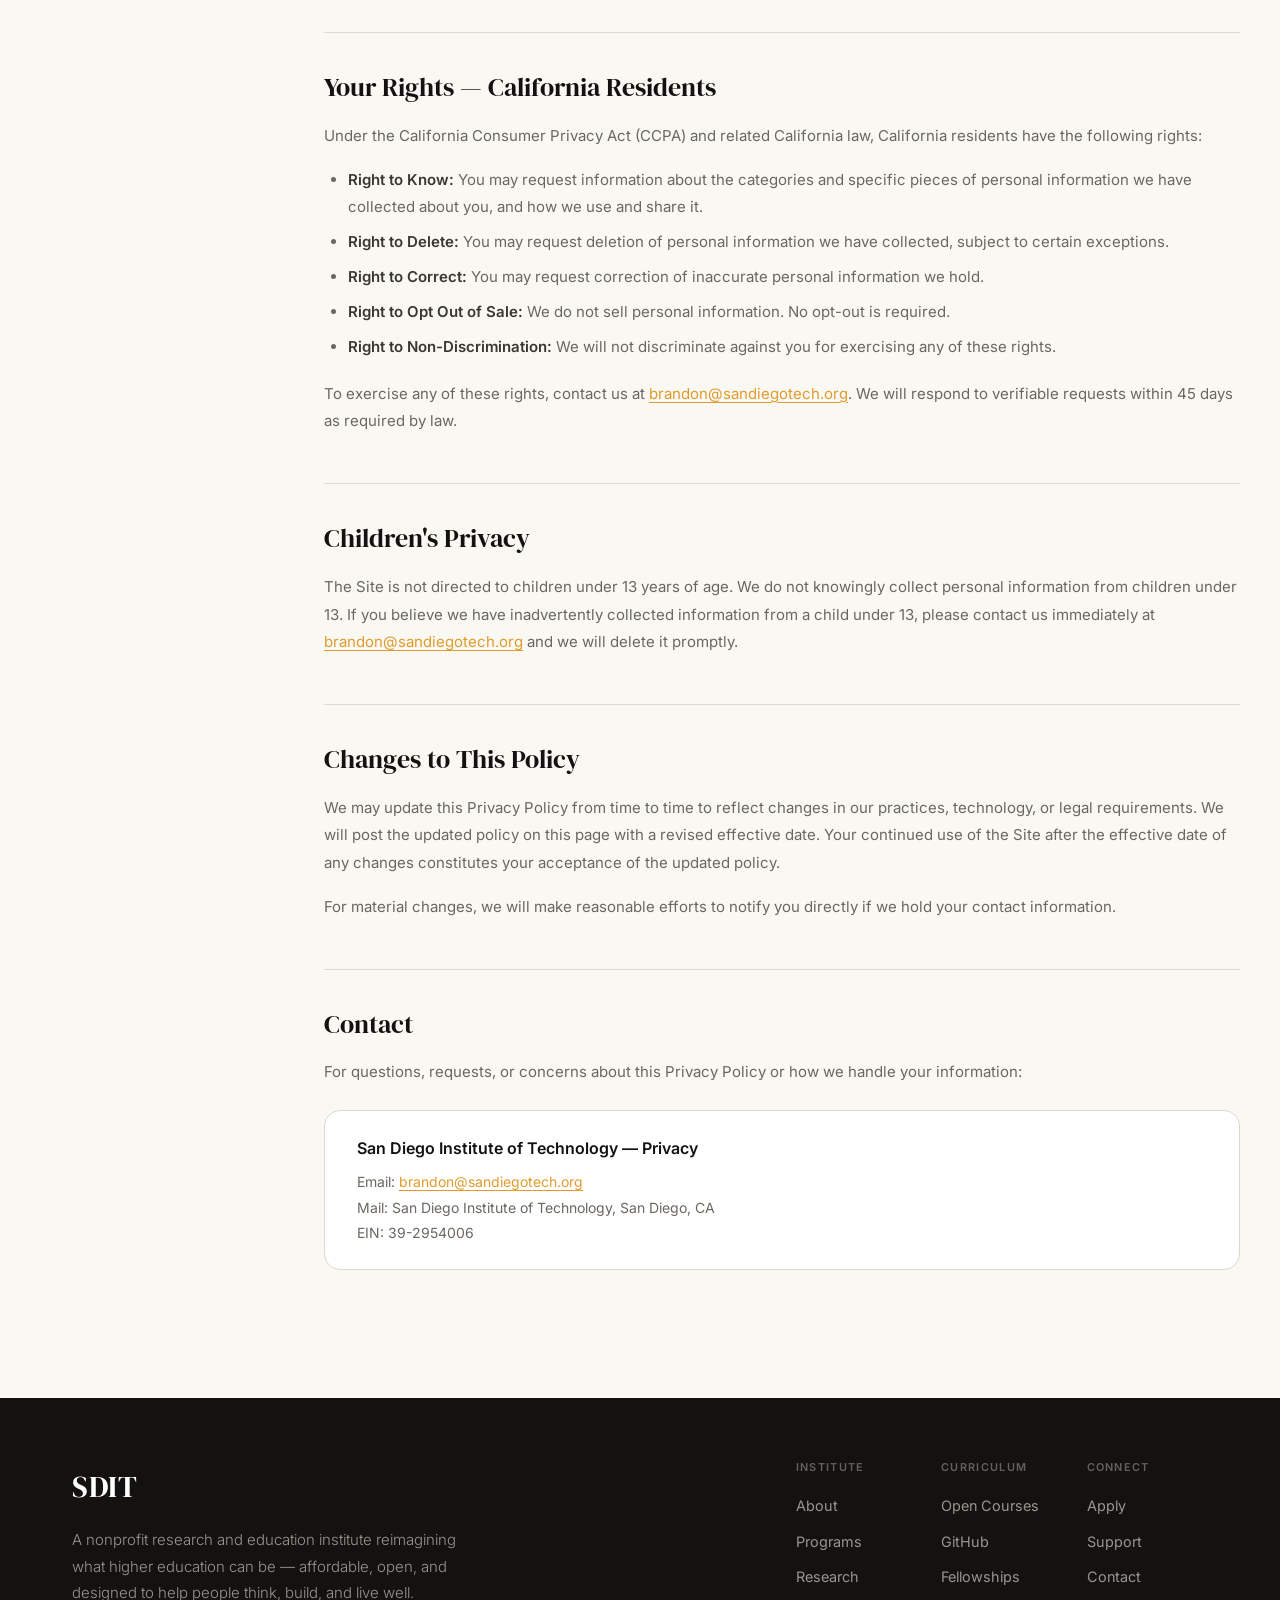
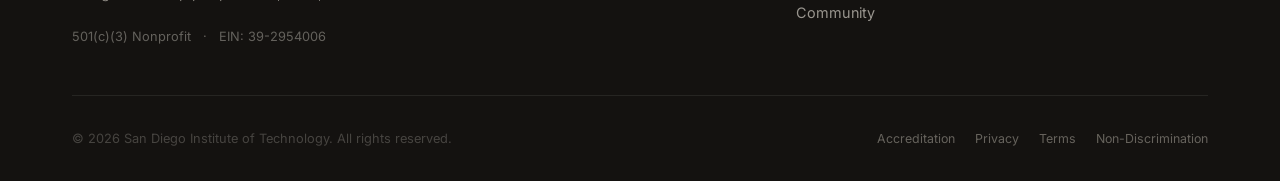
<file: privacy.html>
<!DOCTYPE html>
<html lang="en">
<head>
  <meta charset="UTF-8">
  <meta name="viewport" content="width=device-width, initial-scale=1.0">
  <title>Privacy Policy — SDIT</title>
  <meta name="description" content="How the San Diego Institute of Technology collects, uses, and protects your information.">
  <link rel="preconnect" href="https://fonts.googleapis.com">
  <link rel="preconnect" href="https://fonts.gstatic.com" crossorigin>
  <link href="https://fonts.googleapis.com/css2?family=DM+Serif+Display:ital@0;1&family=Inter:ital,wght@0,300;0,400;0,500;0,600;1,300&display=swap" rel="stylesheet">
  <link rel="stylesheet" href="styles.css">
</head>
<body>

  <nav class="nav scrolled" id="nav">
    <div class="nav__inner">
      <a href="index.html" class="nav__logo">
        <span class="nav__logo-mark">SDIT</span>
        <span class="nav__logo-divider"></span>
        <span class="nav__logo-full">San Diego Institute of Technology</span>
      </a>
      <div class="nav__links">
        <a href="index.html#about">About</a>
        <a href="index.html#programs">Programs</a>
        <a href="index.html#open">Research</a>
        <a href="index.html#community">Community</a>
        <a href="apply.html" class="nav__cta">Apply</a>
      </div>
      <button class="nav__hamburger" id="hamburger" aria-label="Open menu">
        <span></span><span></span><span></span>
      </button>
    </div>
  </nav>

  <div class="nav__mobile" id="mobileNav">
    <a href="index.html#about">About</a>
    <a href="index.html#programs">Programs</a>
    <a href="index.html#open">Research</a>
    <a href="index.html#community">Community</a>
    <a href="apply.html" class="nav__mobile-cta">Apply for a Fellowship</a>
  </div>

  <header class="page-header">
    <div class="page-header__inner">
      <span class="page-header__eyebrow">Legal</span>
      <h1 class="page-header__title">Privacy Policy</h1>
      <p class="page-header__meta">San Diego Institute of Technology · Effective January 1, 2026</p>
    </div>
  </header>

  <main class="page-content">
    <div class="legal-wrap">

      <nav class="legal-toc">
        <p class="legal-toc__label">On this page</p>
        <a href="#overview">Overview</a>
        <a href="#information-collected">Information We Collect</a>
        <a href="#how-we-use">How We Use It</a>
        <a href="#cookies">Cookies & Analytics</a>
        <a href="#sharing">Information Sharing</a>
        <a href="#retention">Data Retention</a>
        <a href="#security">Security</a>
        <a href="#california">California Residents</a>
        <a href="#children">Children's Privacy</a>
        <a href="#changes">Changes</a>
        <a href="#contact">Contact</a>
      </nav>

      <div class="legal-body">

        <h2 id="overview">Overview</h2>
        <p>The San Diego Institute of Technology ("SDIT," "we," "our," or "us") is committed to protecting your privacy. This Privacy Policy explains how we collect, use, and safeguard information when you visit <a href="https://sandiegotech.org">sandiegotech.org</a> and its subdomains (the "Site").</p>
        <p>We are a nonprofit educational institution. We do not sell your data. We collect only what is necessary to operate the Site and respond to your inquiries.</p>

        <h2 id="information-collected">Information We Collect</h2>

        <h3>Information you provide directly</h3>
        <ul>
          <li><strong>Contact and inquiry forms:</strong> When you contact us, we collect your name, email address, and message content.</li>
          <li><strong>Mailing list sign-ups:</strong> If you subscribe to updates, we collect your email address and any additional information you choose to provide.</li>
          <li><strong>Fellowship and volunteer applications:</strong> If you apply for a fellowship or other program, we collect the information you include in your application.</li>
          <li><strong>Donations:</strong> If you make a donation, payment information is processed by our payment provider. SDIT does not store full payment card details.</li>
        </ul>

        <h3>Information collected automatically</h3>
        <ul>
          <li><strong>Usage data:</strong> We collect anonymized information about how visitors interact with the Site — pages visited, time spent, and referring URLs — to improve the experience.</li>
          <li><strong>Analytics:</strong> We use privacy-respecting analytics tools. No personally identifiable information is transmitted to analytics providers.</li>
          <li><strong>Cookies:</strong> The Site uses essential cookies required for basic functionality. We do not use advertising or cross-site tracking cookies.</li>
          <li><strong>Log data:</strong> Our servers automatically record standard log data including IP addresses, browser type, and access times. Log data is retained for a limited period for security and diagnostic purposes.</li>
        </ul>

        <h2 id="how-we-use">How We Use Your Information</h2>
        <p>We use the information we collect to:</p>
        <ul>
          <li>Respond to your inquiries and communications</li>
          <li>Send updates about SDIT programs, curriculum, and events — only if you have opted in</li>
          <li>Process fellowship, volunteer, and program applications</li>
          <li>Process donations and maintain donation records as required by law</li>
          <li>Improve the Site and our educational programs</li>
          <li>Comply with our legal obligations as a California nonprofit corporation</li>
        </ul>
        <p>We do not use your information for automated decision-making, profiling, or targeted advertising. We do not sell, rent, or trade your personal information.</p>

        <h2 id="cookies">Cookies and Analytics</h2>
        <p>The Site uses a small number of essential cookies that enable core functionality such as session management. These cookies do not track you across other websites.</p>
        <p>We do not use advertising cookies, social media tracking pixels, or any technology designed to follow you across the web. If we add analytics in the future, we will use tools that respect visitor privacy and do not share identifiable data with third parties.</p>
        <p>You may configure your browser to refuse cookies. Note that some Site features may not function correctly if cookies are disabled.</p>

        <h2 id="sharing">Information Sharing</h2>
        <p>We do not sell or share your personal information for commercial purposes. We may share information in the following limited circumstances:</p>
        <ul>
          <li><strong>Service providers:</strong> We use a limited number of trusted third-party providers (such as email platforms and payment processors) who process information on our behalf under strict confidentiality agreements and consistent with this policy.</li>
          <li><strong>Legal requirements:</strong> We may disclose information when required by applicable law, court order, or government request, or when we believe disclosure is necessary to protect the rights, property, or safety of SDIT, our community, or others.</li>
          <li><strong>With your consent:</strong> We may share information for any purpose with your explicit, specific consent.</li>
          <li><strong>Organizational successors:</strong> If SDIT merges, is acquired, or transfers its operations, your information may be transferred as part of that transaction, subject to equivalent privacy protections.</li>
        </ul>

        <h2 id="retention">Data Retention</h2>
        <p>We retain personal information only as long as necessary for the purposes described in this policy, or as required by applicable law:</p>
        <ul>
          <li>Contact form submissions: up to 24 months</li>
          <li>Email subscriptions: until you unsubscribe</li>
          <li>Application materials: up to 3 years following a decision</li>
          <li>Donation records: 7 years, as required for nonprofit financial record-keeping</li>
          <li>Server log data: up to 90 days</li>
        </ul>

        <h2 id="security">Security</h2>
        <p>We implement reasonable technical and organizational measures to protect your information from unauthorized access, alteration, disclosure, or destruction. These measures include encrypted data transmission (HTTPS), access controls, and regular security reviews.</p>
        <p>No method of internet transmission or electronic storage is completely secure. We cannot guarantee absolute security, and we encourage you to use caution when sharing sensitive information online.</p>
        <p>If we become aware of a security breach that affects your personal information, we will notify you as required by applicable law.</p>

        <h2 id="california">Your Rights — California Residents</h2>
        <p>Under the California Consumer Privacy Act (CCPA) and related California law, California residents have the following rights:</p>
        <ul>
          <li><strong>Right to Know:</strong> You may request information about the categories and specific pieces of personal information we have collected about you, and how we use and share it.</li>
          <li><strong>Right to Delete:</strong> You may request deletion of personal information we have collected, subject to certain exceptions.</li>
          <li><strong>Right to Correct:</strong> You may request correction of inaccurate personal information we hold.</li>
          <li><strong>Right to Opt Out of Sale:</strong> We do not sell personal information. No opt-out is required.</li>
          <li><strong>Right to Non-Discrimination:</strong> We will not discriminate against you for exercising any of these rights.</li>
        </ul>
        <p>To exercise any of these rights, contact us at <a href="mailto:brandon@sandiegotech.org">brandon@sandiegotech.org</a>. We will respond to verifiable requests within 45 days as required by law.</p>

        <h2 id="children">Children's Privacy</h2>
        <p>The Site is not directed to children under 13 years of age. We do not knowingly collect personal information from children under 13. If you believe we have inadvertently collected information from a child under 13, please contact us immediately at <a href="mailto:brandon@sandiegotech.org">brandon@sandiegotech.org</a> and we will delete it promptly.</p>

        <h2 id="changes">Changes to This Policy</h2>
        <p>We may update this Privacy Policy from time to time to reflect changes in our practices, technology, or legal requirements. We will post the updated policy on this page with a revised effective date. Your continued use of the Site after the effective date of any changes constitutes your acceptance of the updated policy.</p>
        <p>For material changes, we will make reasonable efforts to notify you directly if we hold your contact information.</p>

        <h2 id="contact">Contact</h2>
        <p>For questions, requests, or concerns about this Privacy Policy or how we handle your information:</p>
        <div class="legal-contact-block">
          <strong>San Diego Institute of Technology — Privacy</strong>
          <p>Email: <a href="mailto:brandon@sandiegotech.org">brandon@sandiegotech.org</a><br>
          Mail: San Diego Institute of Technology, San Diego, CA<br>
          EIN: 39-2954006</p>
        </div>

      </div>
    </div>
  </main>

  <footer class="footer">
    <div class="container">
      <div class="footer__top">
        <div class="footer__brand">
          <div class="footer__logo">SDIT</div>
          <p class="footer__mission">A nonprofit research and education institute reimagining what higher education can be — affordable, open, and designed to help people think, build, and live well.</p>
          <div class="footer__legal">
            <span>501(c)(3) Nonprofit</span>
            <span>·</span>
            <span>EIN: 39-2954006</span>
          </div>
        </div>
        <div class="footer__nav">
          <div class="footer__col">
            <h4>Institute</h4>
            <a href="index.html#about">About</a>
            <a href="index.html#programs">Programs</a>
            <a href="index.html#open">Research</a>
            <a href="index.html#community">Community</a>
          </div>
          <div class="footer__col">
            <h4>Curriculum</h4>
            <a href="https://learn.sandiegotech.org" target="_blank" rel="noopener">Open Courses</a>
            <a href="https://github.com/sandiegotech/sdit" target="_blank" rel="noopener">GitHub</a>
            <a href="apply.html">Fellowships</a>
          </div>
          <div class="footer__col">
            <h4>Connect</h4>
            <a href="apply.html">Apply</a>
            <a href="support.html">Support</a>
            <a href="mailto:brandon@sandiegotech.org">Contact</a>
          </div>
        </div>
      </div>      <div class="footer__bottom">
        <span>© 2026 San Diego Institute of Technology. All rights reserved.</span>
        <nav class="footer__policies">
          <a href="accreditation.html">Accreditation</a>
          <a href="privacy.html">Privacy</a>
          <a href="terms.html">Terms</a>
          <a href="non-discrimination.html">Non-Discrimination</a>
        </nav>
      </div>
    </div>
  </footer>

  <script src="main.js"></script>
</body>
</html>
</file>
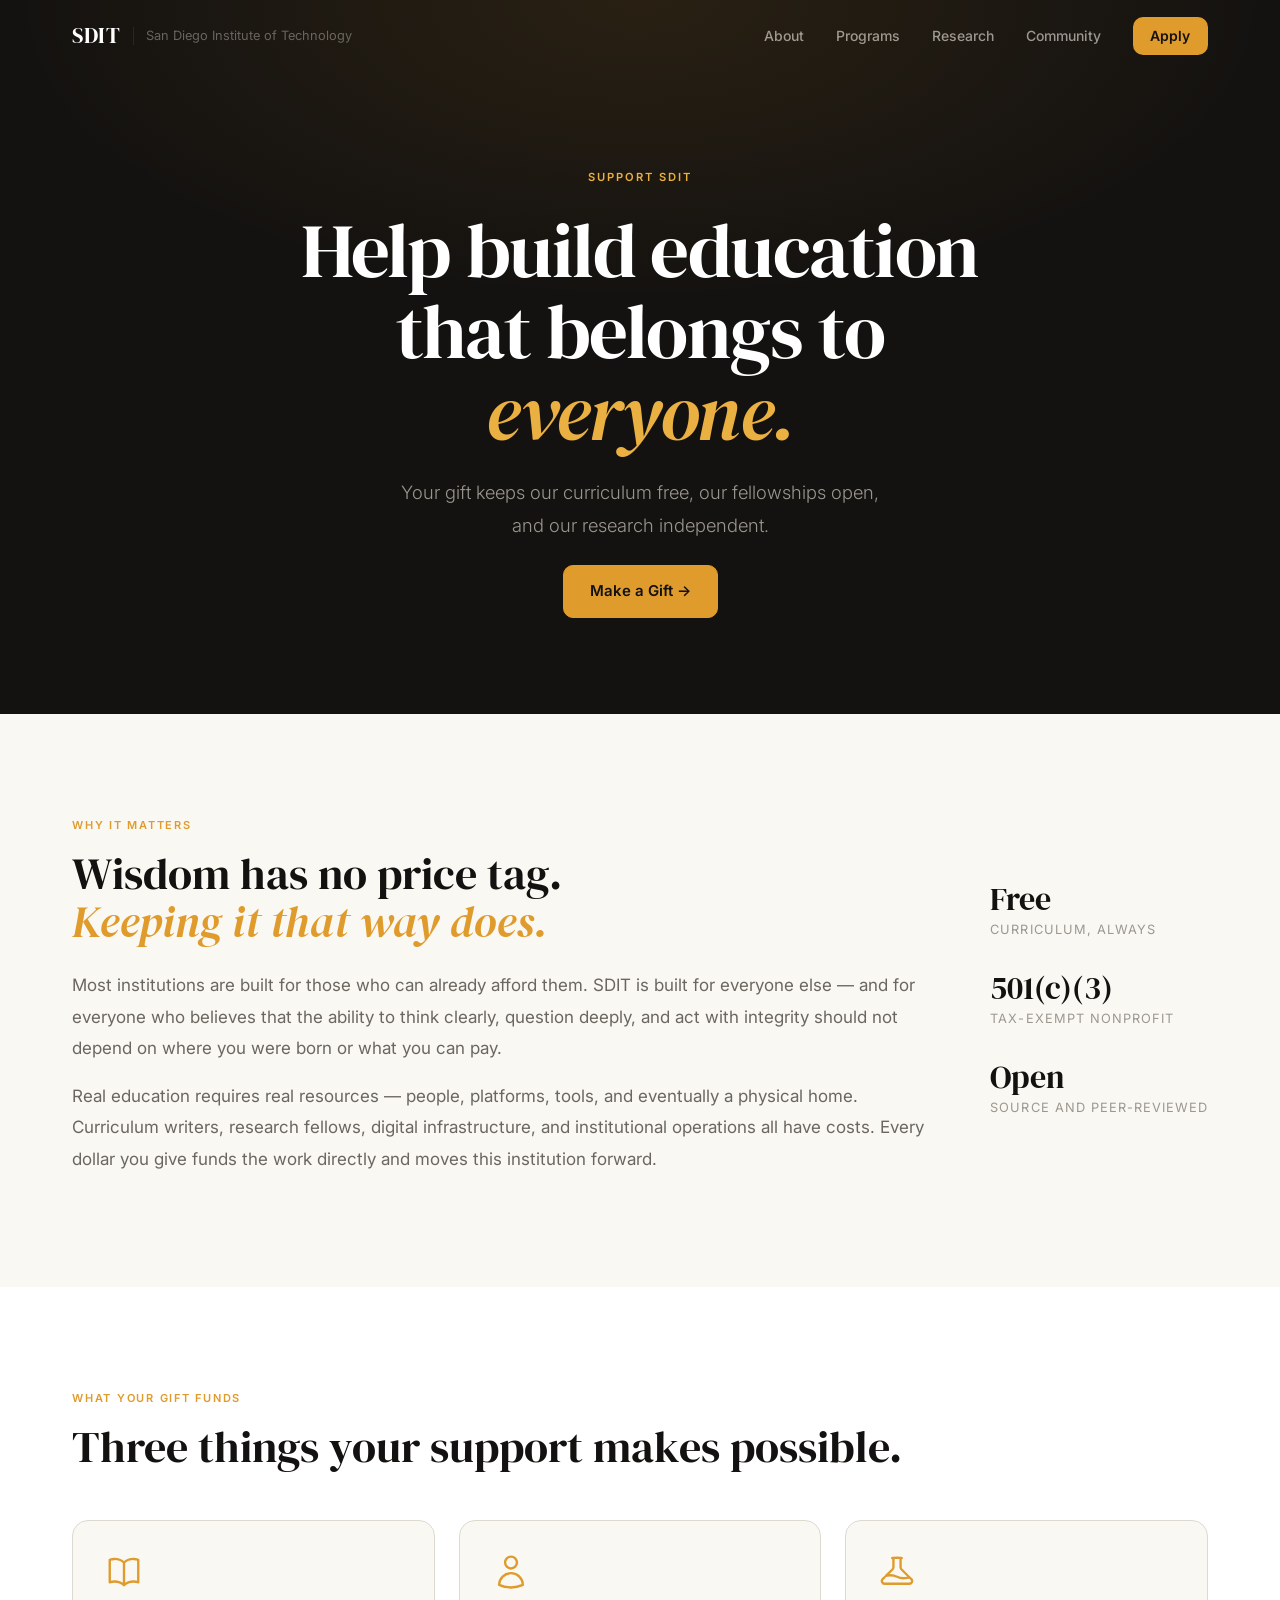
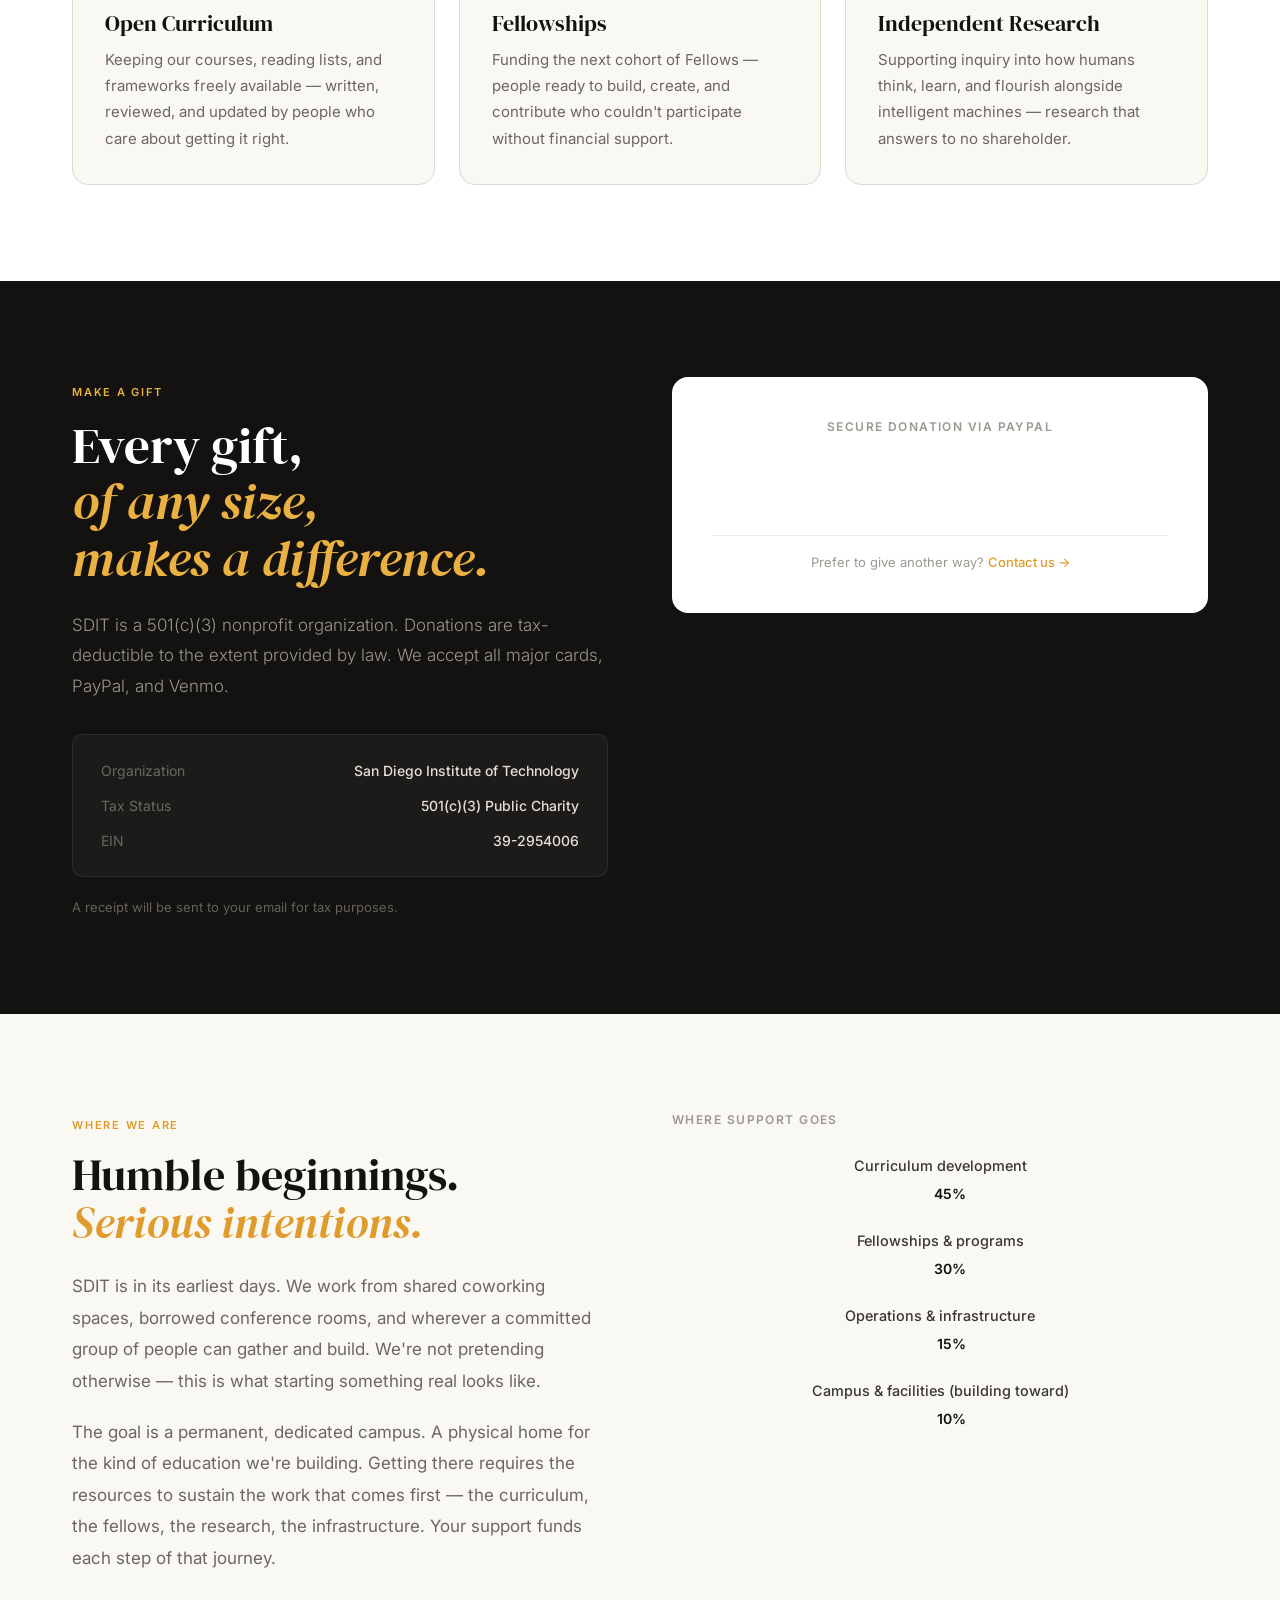
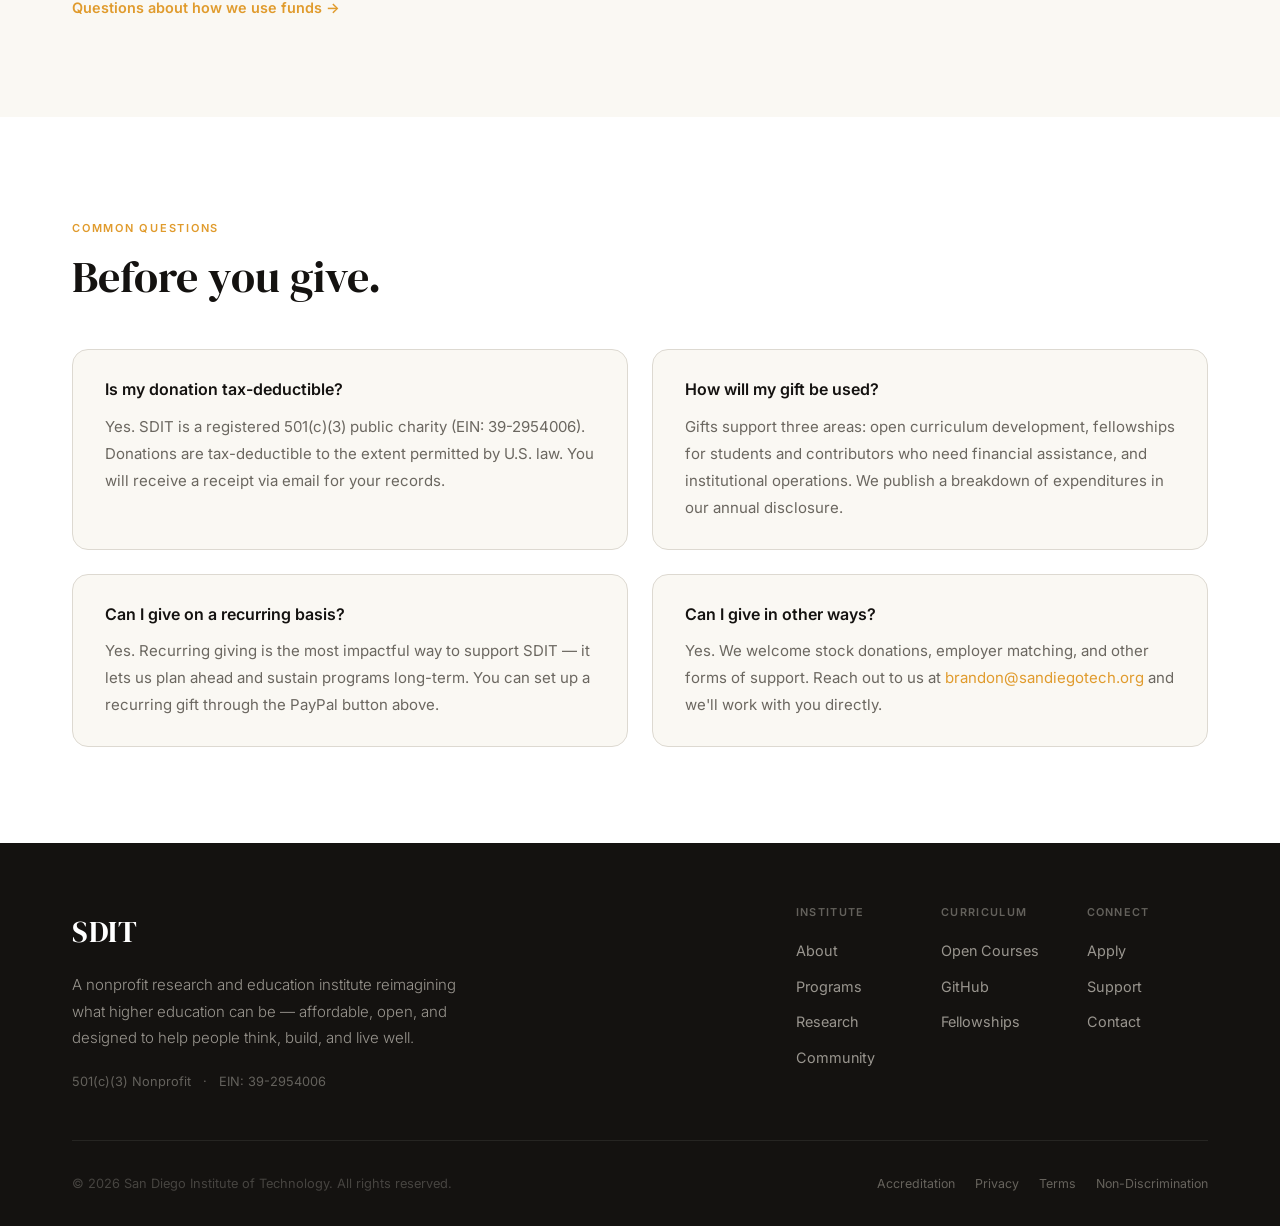
<file: support.html>
<!DOCTYPE html>
<html lang="en">
<head>
  <meta charset="UTF-8">
  <meta name="viewport" content="width=device-width, initial-scale=1.0">
  <title>Support SDIT — San Diego Institute of Technology</title>
  <meta name="description" content="Support the San Diego Institute of Technology. Your gift keeps our curriculum free, our fellowships open, and our research independent.">
  <link rel="preconnect" href="https://fonts.googleapis.com">
  <link rel="preconnect" href="https://fonts.gstatic.com" crossorigin>
  <link href="https://fonts.googleapis.com/css2?family=DM+Serif+Display:ital@0;1&family=Inter:ital,wght@0,300;0,400;0,500;0,600;1,300&display=swap" rel="stylesheet">
  <link rel="stylesheet" href="styles.css">
  <!-- PayPal Hosted Button SDK -->
  <script src="https://www.paypal.com/sdk/js?client-id=BAAB5cH7Fg_mkYSw3get9IR0effmcRk_bdaNiFvGvlz9xZkBc8Lv902SD7PckeZ5qouXDxeVj1j8ecWYb8&components=hosted-buttons&enable-funding=venmo&currency=USD"></script>
</head>
<body>

  <nav class="nav scrolled" id="nav">
    <div class="nav__inner">
      <a href="index.html" class="nav__logo">
        <span class="nav__logo-mark">SDIT</span>
        <span class="nav__logo-divider"></span>
        <span class="nav__logo-full">San Diego Institute of Technology</span>
      </a>
      <div class="nav__links">
        <a href="index.html#about">About</a>
        <a href="index.html#programs">Programs</a>
        <a href="index.html#open">Research</a>
        <a href="index.html#community">Community</a>
        <a href="apply.html" class="nav__cta">Apply</a>
      </div>
      <button class="nav__hamburger" id="hamburger" aria-label="Open menu">
        <span></span><span></span><span></span>
      </button>
    </div>
  </nav>

  <div class="nav__mobile" id="mobileNav">
    <a href="index.html#about">About</a>
    <a href="index.html#programs">Programs</a>
    <a href="index.html#open">Research</a>
    <a href="index.html#community">Community</a>
    <a href="apply.html" class="nav__mobile-cta">Apply for a Fellowship</a>
  </div>

  <!-- ============ SUPPORT HERO ============ -->
  <header class="support-hero">
    <div class="support-hero__inner">
      <span class="support-hero__eyebrow">Support SDIT</span>
      <h1 class="support-hero__headline">
        Help build education<br>
        that belongs to <em>everyone.</em>
      </h1>
      <p class="support-hero__sub">
        Your gift keeps our curriculum free, our fellowships open,<br class="support-hero__br">
        and our research independent.
      </p>
      <a href="#give" class="btn btn--gold">Make a Gift →</a>
    </div>
  </header>

  <!-- ============ OPENING ============ -->
  <section class="support-why">
    <div class="container">
      <div class="support-why__inner">
        <div class="support-why__text">
          <span class="label">Why It Matters</span>
          <h2 class="support-why__headline">
            Wisdom has no price tag.<br>
            <em>Keeping it that way does.</em>
          </h2>
          <p class="support-why__body">Most institutions are built for those who can already afford them. SDIT is built for everyone else — and for everyone who believes that the ability to think clearly, question deeply, and act with integrity should not depend on where you were born or what you can pay.</p>
          <p class="support-why__body">Real education requires real resources — people, platforms, tools, and eventually a physical home. Curriculum writers, research fellows, digital infrastructure, and institutional operations all have costs. Every dollar you give funds the work directly and moves this institution forward.</p>
        </div>
        <div class="support-why__stats">
          <div class="support-stat">
            <span class="support-stat__val">Free</span>
            <span class="support-stat__label">Curriculum, always</span>
          </div>
          <div class="support-stat">
            <span class="support-stat__val">501(c)(3)</span>
            <span class="support-stat__label">Tax-exempt nonprofit</span>
          </div>
          <div class="support-stat">
            <span class="support-stat__val">Open</span>
            <span class="support-stat__label">Source and peer-reviewed</span>
          </div>
        </div>
      </div>
    </div>
  </section>

  <!-- ============ WHAT IT FUNDS ============ -->
  <section class="support-funds">
    <div class="container">
      <div class="support-funds__header">
        <span class="label">What Your Gift Funds</span>
        <h2 class="support-funds__headline">Three things your support makes possible.</h2>
      </div>
      <div class="support-funds__grid">

        <div class="fund-card">
          <div class="fund-card__icon">
            <svg viewBox="0 0 24 24" fill="none" stroke="currentColor" stroke-width="1.5" stroke-linecap="round" stroke-linejoin="round">
              <path d="M12 6.042A8.967 8.967 0 006 3.75c-1.052 0-2.062.18-3 .512v14.25A8.987 8.987 0 016 18c2.305 0 4.408.867 6 2.292m0-14.25a8.966 8.966 0 016-2.292c1.052 0 2.062.18 3 .512v14.25A8.987 8.987 0 0018 18a8.967 8.967 0 00-6 2.292m0-14.25v14.25"/>
            </svg>
          </div>
          <h3 class="fund-card__title">Open Curriculum</h3>
          <p class="fund-card__desc">Keeping our courses, reading lists, and frameworks freely available — written, reviewed, and updated by people who care about getting it right.</p>
        </div>

        <div class="fund-card">
          <div class="fund-card__icon">
            <svg viewBox="0 0 24 24" fill="none" stroke="currentColor" stroke-width="1.5" stroke-linecap="round" stroke-linejoin="round">
              <path d="M15.75 6a3.75 3.75 0 11-7.5 0 3.75 3.75 0 017.5 0zM4.501 20.118a7.5 7.5 0 0114.998 0A17.933 17.933 0 0112 21.75c-2.676 0-5.216-.584-7.499-1.632z"/>
            </svg>
          </div>
          <h3 class="fund-card__title">Fellowships</h3>
          <p class="fund-card__desc">Funding the next cohort of Fellows — people ready to build, create, and contribute who couldn't participate without financial support.</p>
        </div>

        <div class="fund-card">
          <div class="fund-card__icon">
            <svg viewBox="0 0 24 24" fill="none" stroke="currentColor" stroke-width="1.5" stroke-linecap="round" stroke-linejoin="round">
              <path d="M9.75 3.104v5.714a2.25 2.25 0 01-.659 1.591L5 14.5M9.75 3.104c-.251.023-.501.05-.75.082m.75-.082a24.301 24.301 0 014.5 0m0 0v5.714c0 .597.237 1.17.659 1.591L19.8 15.3M14.25 3.104c.251.023.501.05.75.082M19.8 15.3l-1.57.393A9.065 9.065 0 0112 15a9.065 9.065 0 00-6.23-.693L5 14.5m14.8.8l1.402 1.402c1 1 .03 2.691-1.352 2.691H4.15c-1.38 0-2.352-1.692-1.351-2.692L4.15 15.3"/>
            </svg>
          </div>
          <h3 class="fund-card__title">Independent Research</h3>
          <p class="fund-card__desc">Supporting inquiry into how humans think, learn, and flourish alongside intelligent machines — research that answers to no shareholder.</p>
        </div>

      </div>
    </div>
  </section>

  <!-- ============ DONATION ============ -->
  <section class="give" id="give">
    <div class="container">
      <div class="give__inner">

        <div class="give__left">
          <span class="label label--light">Make a Gift</span>
          <h2 class="give__headline">Every gift,<br><em>of any size,<br>makes a difference.</em></h2>
          <p class="give__body">SDIT is a 501(c)(3) nonprofit organization. Donations are tax-deductible to the extent provided by law. We accept all major cards, PayPal, and Venmo.</p>
          <div class="give__tax">
            <div class="give__tax-row">
              <span class="give__tax-label">Organization</span>
              <span class="give__tax-val">San Diego Institute of Technology</span>
            </div>
            <div class="give__tax-row">
              <span class="give__tax-label">Tax Status</span>
              <span class="give__tax-val">501(c)(3) Public Charity</span>
            </div>
            <div class="give__tax-row">
              <span class="give__tax-label">EIN</span>
              <span class="give__tax-val">39-2954006</span>
            </div>
          </div>
          <p class="give__receipt">A receipt will be sent to your email for tax purposes.</p>
        </div>

        <div class="give__right">
          <div class="give__card">
            <p class="give__card-label">Secure donation via PayPal</p>
            <div class="give__paypal">
              <div id="paypal-container-N5XLE6BMX9ZTJ"></div>
              <script>
                paypal.HostedButtons({
                  hostedButtonId: "N5XLE6BMX9ZTJ",
                }).render("#paypal-container-N5XLE6BMX9ZTJ")
              </script>
            </div>
            <p class="give__card-note">
              Prefer to give another way?
              <a href="mailto:brandon@sandiegotech.org">Contact us →</a>
            </p>
          </div>
        </div>

      </div>
    </div>
  </section>

  <!-- ============ TRANSPARENCY ============ -->
  <section class="support-transparency">
    <div class="container">
      <div class="support-transparency__inner">
        <div class="support-transparency__text">
          <span class="label">Where We Are</span>
          <h2 class="support-transparency__headline">Humble beginnings.<br><em>Serious intentions.</em></h2>
          <p class="support-transparency__body">SDIT is in its earliest days. We work from shared coworking spaces, borrowed conference rooms, and wherever a committed group of people can gather and build. We're not pretending otherwise — this is what starting something real looks like.</p>
          <p class="support-transparency__body">The goal is a permanent, dedicated campus. A physical home for the kind of education we're building. Getting there requires the resources to sustain the work that comes first — the curriculum, the fellows, the research, the infrastructure. Your support funds each step of that journey.</p>
          <a href="mailto:brandon@sandiegotech.org" class="support-transparency__link">Questions about how we use funds →</a>
        </div>
        <div class="support-transparency__breakdown">
          <p class="support-breakdown__title">Where support goes</p>
          <div class="support-breakdown__item">
            <span class="support-breakdown__label">Curriculum development</span>
            <div class="support-breakdown__bar-row">
              <div class="support-breakdown__bar"><div class="support-breakdown__fill" style="width: 45%"></div></div>
              <span class="support-breakdown__pct">45%</span>
            </div>
          </div>
          <div class="support-breakdown__item">
            <span class="support-breakdown__label">Fellowships &amp; programs</span>
            <div class="support-breakdown__bar-row">
              <div class="support-breakdown__bar"><div class="support-breakdown__fill" style="width: 30%"></div></div>
              <span class="support-breakdown__pct">30%</span>
            </div>
          </div>
          <div class="support-breakdown__item">
            <span class="support-breakdown__label">Operations &amp; infrastructure</span>
            <div class="support-breakdown__bar-row">
              <div class="support-breakdown__bar"><div class="support-breakdown__fill" style="width: 15%"></div></div>
              <span class="support-breakdown__pct">15%</span>
            </div>
          </div>
          <div class="support-breakdown__item">
            <span class="support-breakdown__label">Campus &amp; facilities (building toward)</span>
            <div class="support-breakdown__bar-row">
              <div class="support-breakdown__bar"><div class="support-breakdown__fill" style="width: 10%"></div></div>
              <span class="support-breakdown__pct">10%</span>
            </div>
          </div>
        </div>
      </div>
    </div>
  </section>

  <!-- ============ FAQ ============ -->
  <section class="support-faq">
    <div class="container">
      <div class="support-faq__header">
        <span class="label">Common Questions</span>
        <h2 class="support-faq__headline">Before you give.</h2>
      </div>
      <div class="support-faq__grid">
        <div class="faq-item">
          <h3 class="faq-item__q">Is my donation tax-deductible?</h3>
          <p class="faq-item__a">Yes. SDIT is a registered 501(c)(3) public charity (EIN: 39-2954006). Donations are tax-deductible to the extent permitted by U.S. law. You will receive a receipt via email for your records.</p>
        </div>
        <div class="faq-item">
          <h3 class="faq-item__q">How will my gift be used?</h3>
          <p class="faq-item__a">Gifts support three areas: open curriculum development, fellowships for students and contributors who need financial assistance, and institutional operations. We publish a breakdown of expenditures in our annual disclosure.</p>
        </div>
        <div class="faq-item">
          <h3 class="faq-item__q">Can I give on a recurring basis?</h3>
          <p class="faq-item__a">Yes. Recurring giving is the most impactful way to support SDIT — it lets us plan ahead and sustain programs long-term. You can set up a recurring gift through the PayPal button above.</p>
        </div>
        <div class="faq-item">
          <h3 class="faq-item__q">Can I give in other ways?</h3>
          <p class="faq-item__a">Yes. We welcome stock donations, employer matching, and other forms of support. Reach out to us at <a href="mailto:brandon@sandiegotech.org">brandon@sandiegotech.org</a> and we'll work with you directly.</p>
        </div>
      </div>
    </div>
  </section>

  <!-- ============ FOOTER ============ -->
  <footer class="footer">
    <div class="container">
      <div class="footer__top">
        <div class="footer__brand">
          <div class="footer__logo">SDIT</div>
          <p class="footer__mission">A nonprofit research and education institute reimagining what higher education can be — affordable, open, and designed to help people think, build, and live well.</p>
          <div class="footer__legal">
            <span>501(c)(3) Nonprofit</span>
            <span>·</span>
            <span>EIN: 39-2954006</span>
          </div>
        </div>
        <div class="footer__nav">
          <div class="footer__col">
            <h4>Institute</h4>
            <a href="index.html#about">About</a>
            <a href="index.html#programs">Programs</a>
            <a href="index.html#open">Research</a>
            <a href="index.html#community">Community</a>
          </div>
          <div class="footer__col">
            <h4>Curriculum</h4>
            <a href="https://learn.sandiegotech.org" target="_blank" rel="noopener">Open Courses</a>
            <a href="https://github.com/sandiegotech/sdit" target="_blank" rel="noopener">GitHub</a>
            <a href="apply.html">Fellowships</a>
          </div>
          <div class="footer__col">
            <h4>Connect</h4>
            <a href="apply.html">Apply</a>
            <a href="support.html">Support</a>
            <a href="mailto:brandon@sandiegotech.org">Contact</a>
          </div>
        </div>
      </div>
      <div class="footer__bottom">
        <span>© 2026 San Diego Institute of Technology. All rights reserved.</span>
        <nav class="footer__policies">
          <a href="accreditation.html">Accreditation</a>
          <a href="privacy.html">Privacy</a>
          <a href="terms.html">Terms</a>
          <a href="non-discrimination.html">Non-Discrimination</a>
        </nav>
      </div>
    </div>
  </footer>

  <script src="main.js"></script>
</body>
</html>
</file>
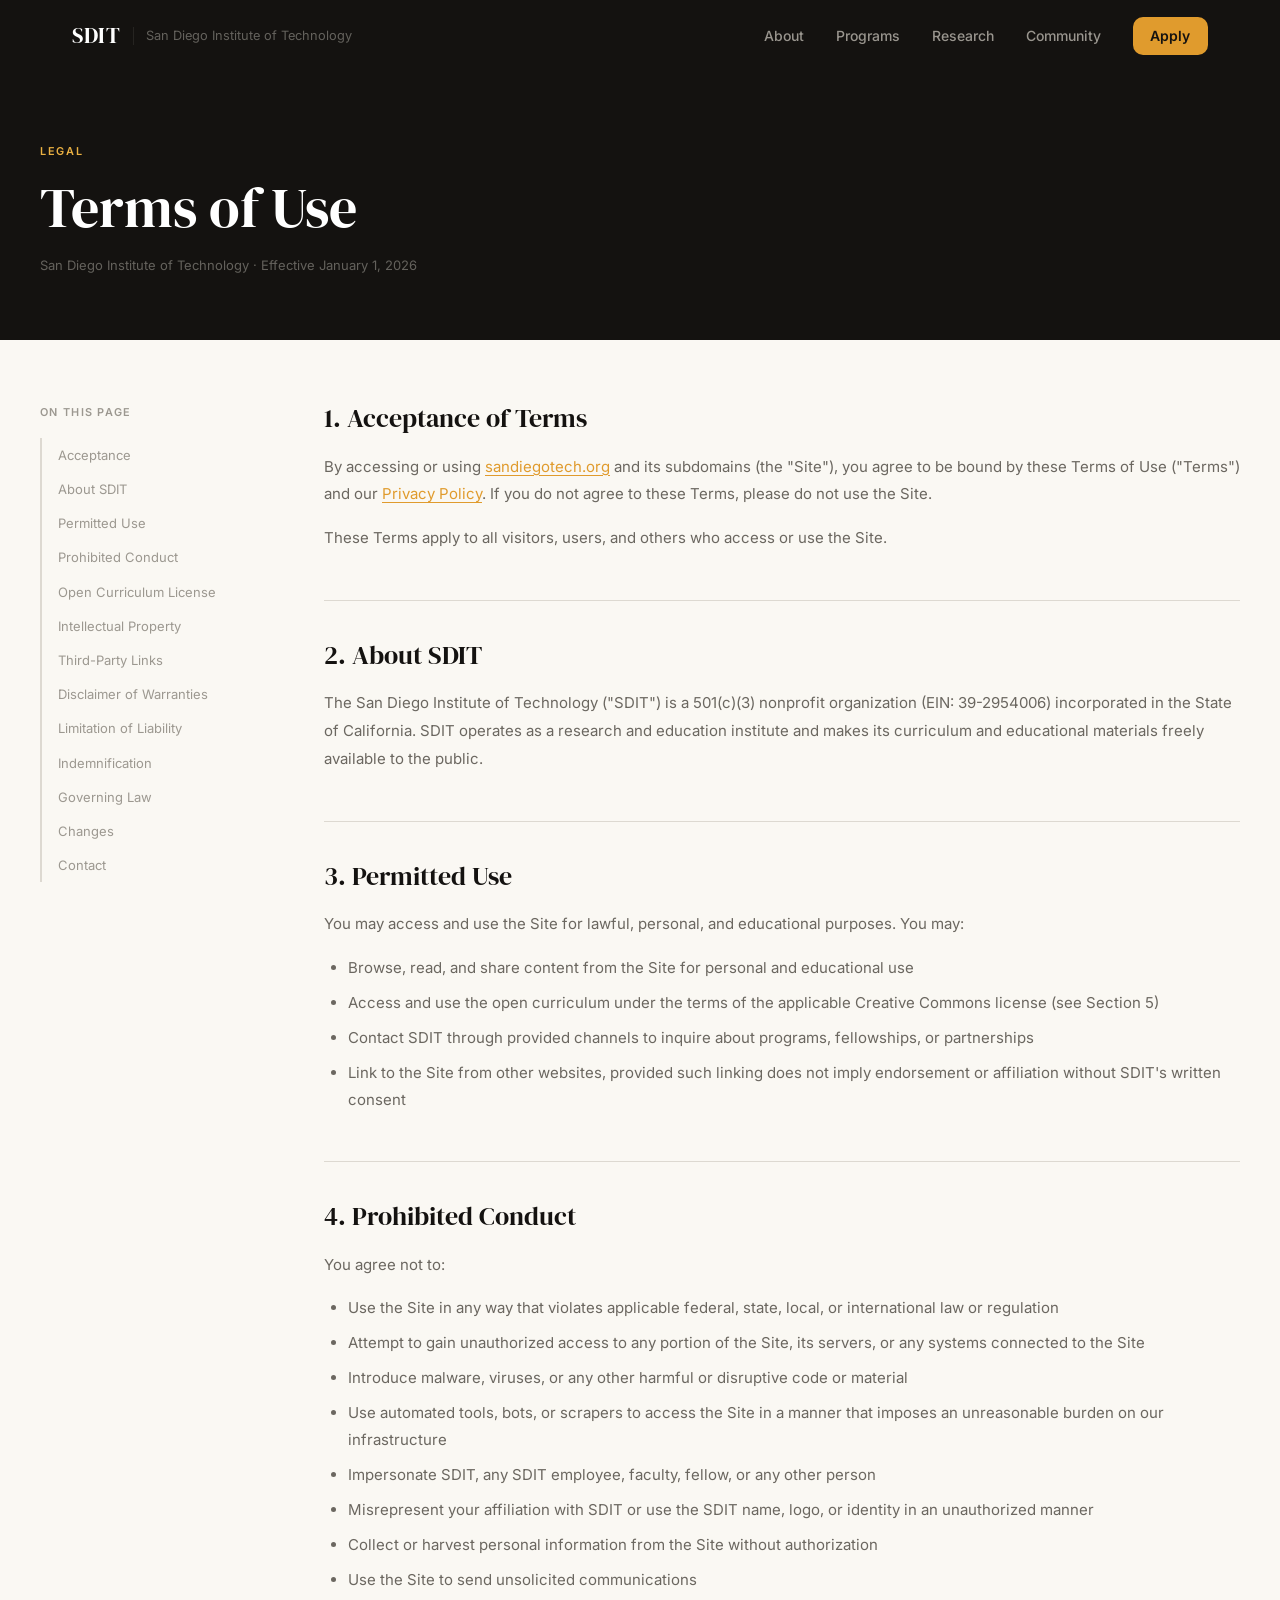
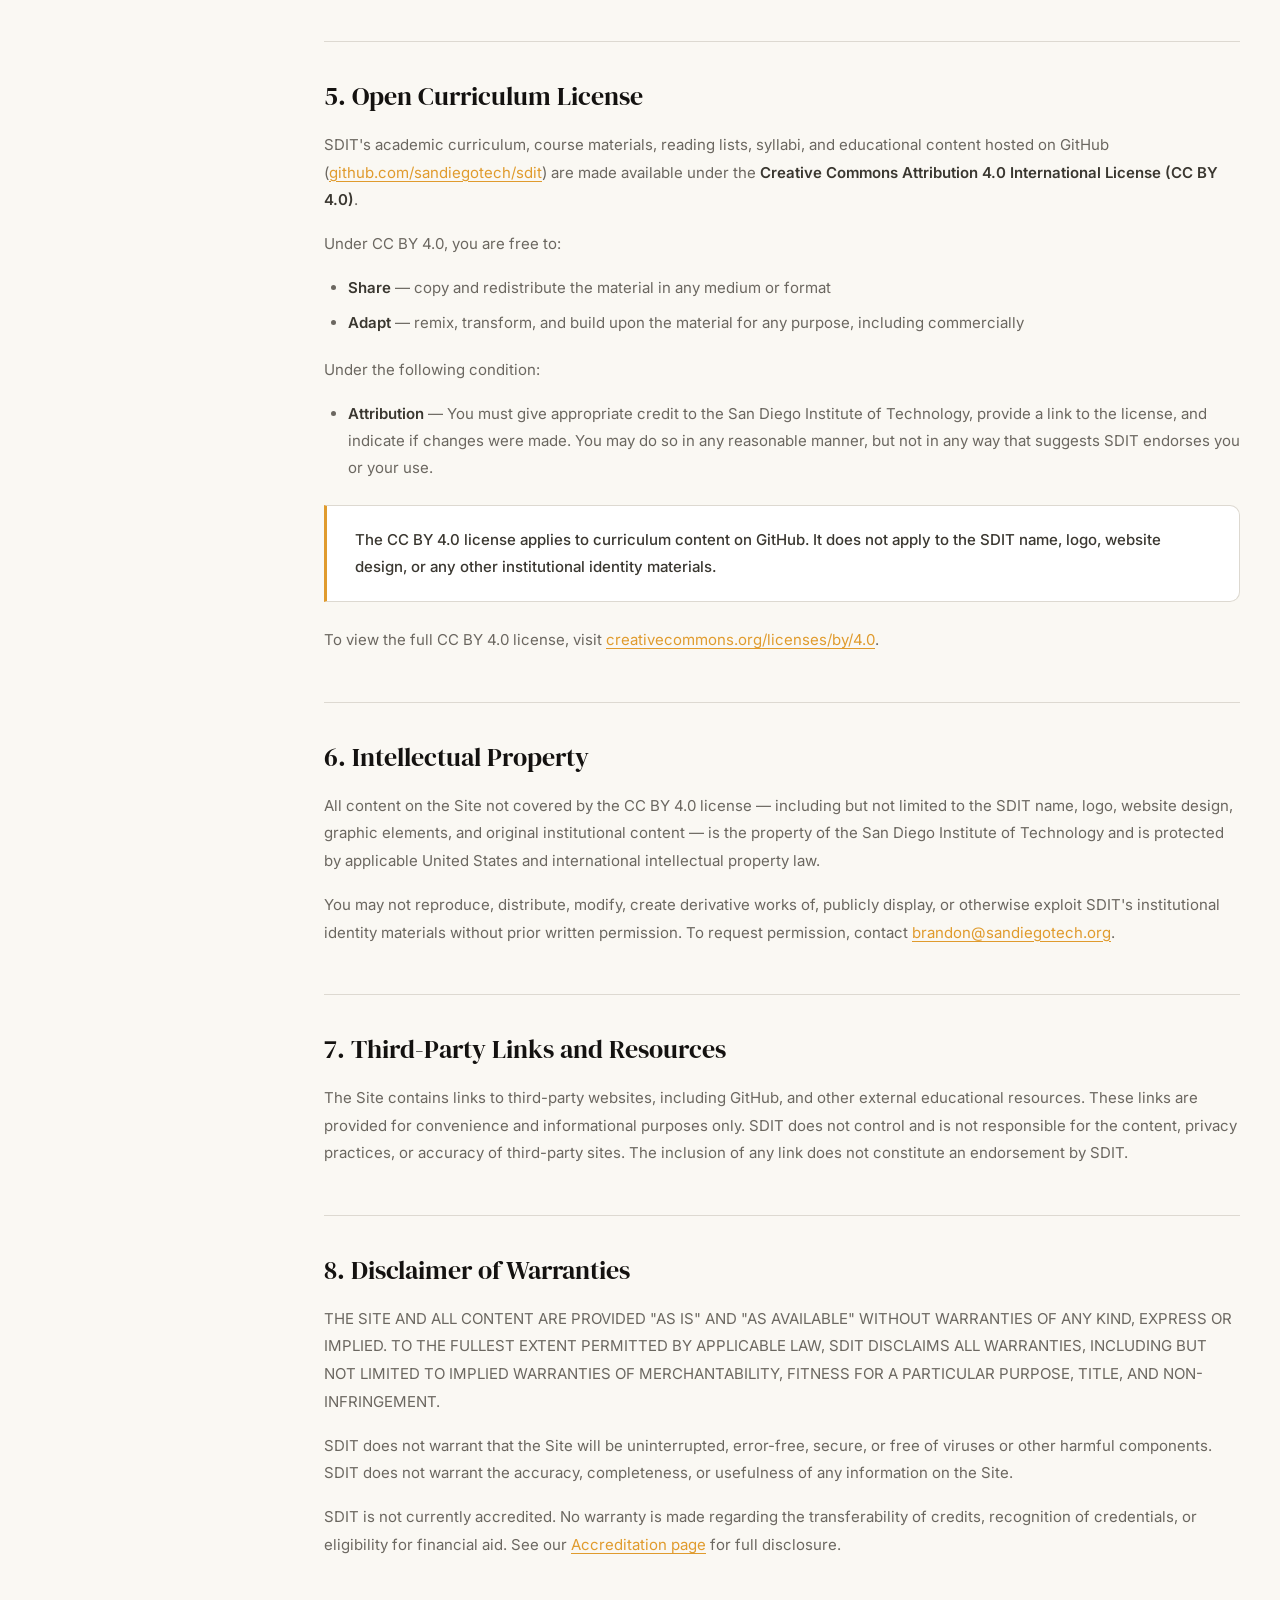
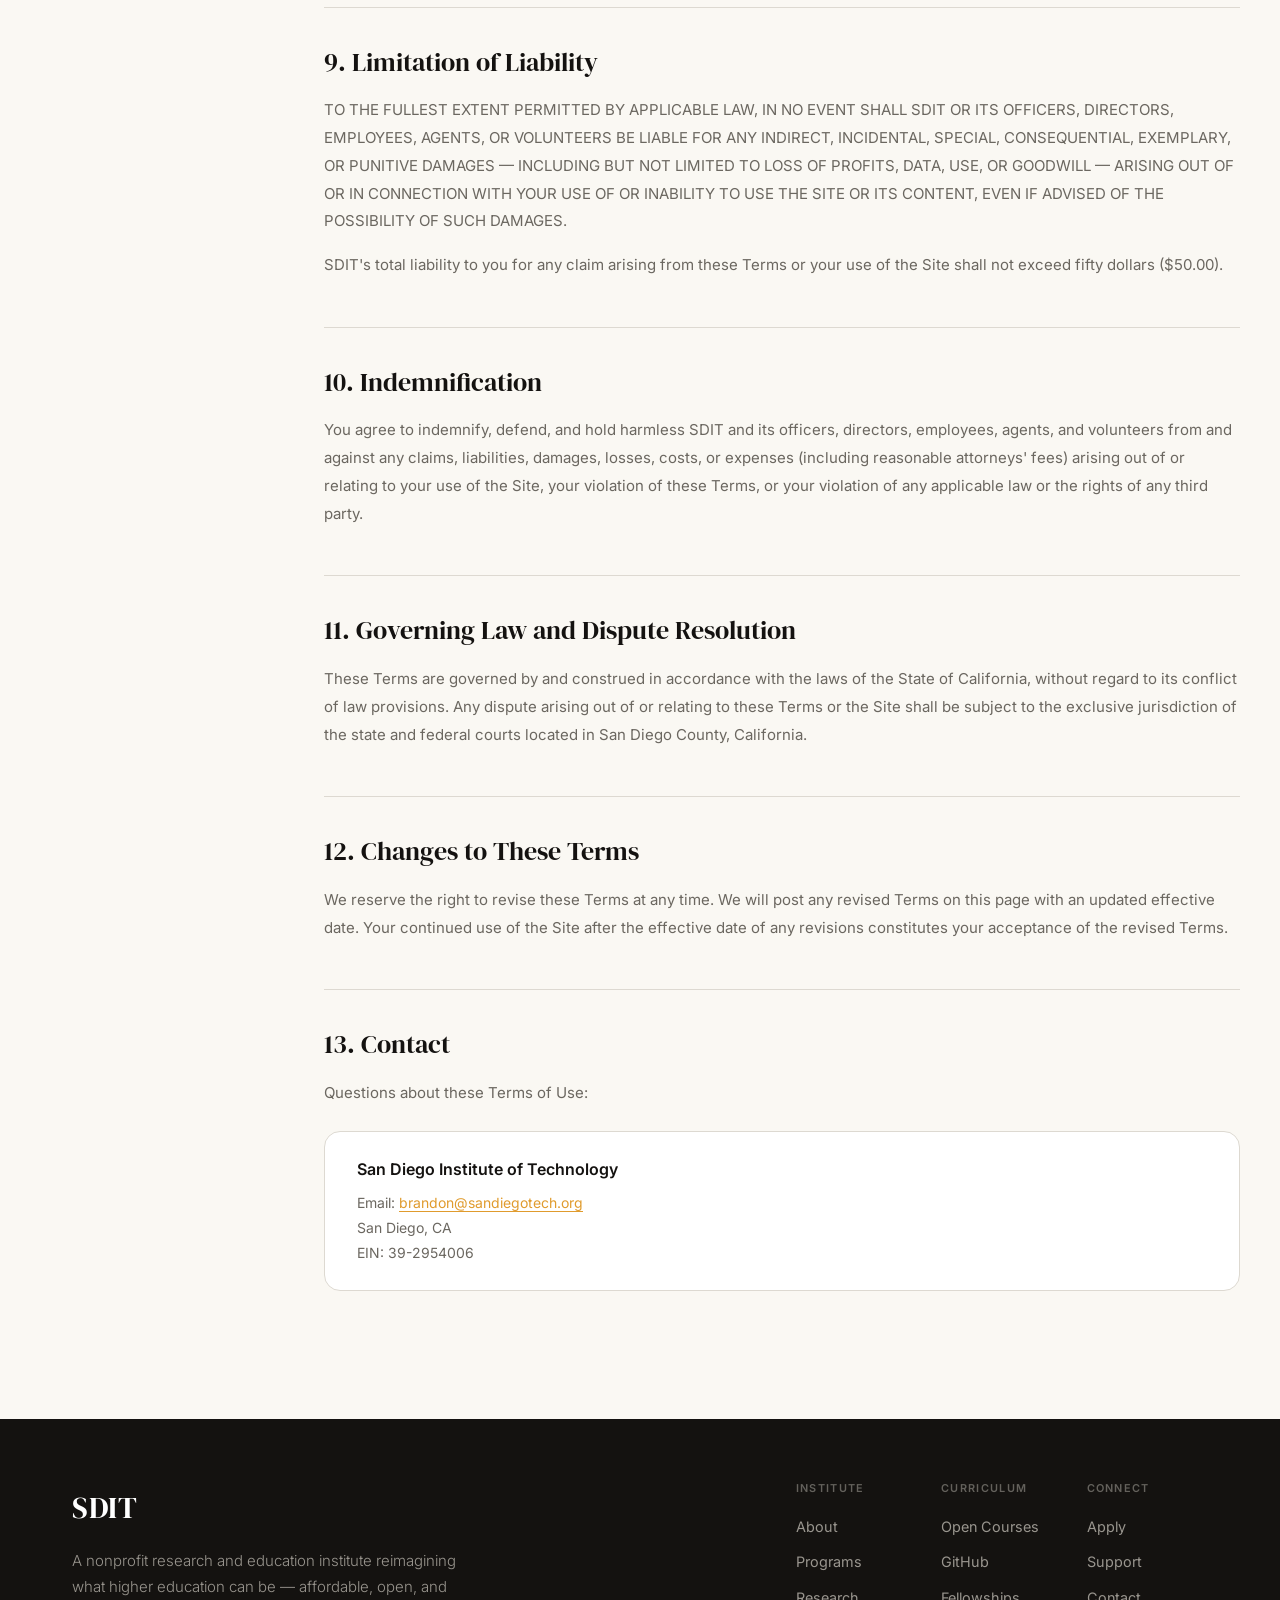
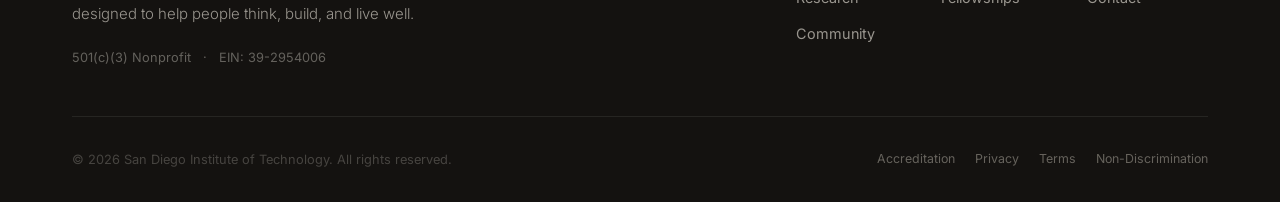
<file: terms.html>
<!DOCTYPE html>
<html lang="en">
<head>
  <meta charset="UTF-8">
  <meta name="viewport" content="width=device-width, initial-scale=1.0">
  <title>Terms of Use — SDIT</title>
  <meta name="description" content="Terms governing your use of the San Diego Institute of Technology website and open curriculum.">
  <link rel="preconnect" href="https://fonts.googleapis.com">
  <link rel="preconnect" href="https://fonts.gstatic.com" crossorigin>
  <link href="https://fonts.googleapis.com/css2?family=DM+Serif+Display:ital@0;1&family=Inter:ital,wght@0,300;0,400;0,500;0,600;1,300&display=swap" rel="stylesheet">
  <link rel="stylesheet" href="styles.css">
</head>
<body>

  <nav class="nav scrolled" id="nav">
    <div class="nav__inner">
      <a href="index.html" class="nav__logo">
        <span class="nav__logo-mark">SDIT</span>
        <span class="nav__logo-divider"></span>
        <span class="nav__logo-full">San Diego Institute of Technology</span>
      </a>
      <div class="nav__links">
        <a href="index.html#about">About</a>
        <a href="index.html#programs">Programs</a>
        <a href="index.html#open">Research</a>
        <a href="index.html#community">Community</a>
        <a href="apply.html" class="nav__cta">Apply</a>
      </div>
      <button class="nav__hamburger" id="hamburger" aria-label="Open menu">
        <span></span><span></span><span></span>
      </button>
    </div>
  </nav>

  <div class="nav__mobile" id="mobileNav">
    <a href="index.html#about">About</a>
    <a href="index.html#programs">Programs</a>
    <a href="index.html#open">Research</a>
    <a href="index.html#community">Community</a>
    <a href="apply.html" class="nav__mobile-cta">Apply for a Fellowship</a>
  </div>

  <header class="page-header">
    <div class="page-header__inner">
      <span class="page-header__eyebrow">Legal</span>
      <h1 class="page-header__title">Terms of Use</h1>
      <p class="page-header__meta">San Diego Institute of Technology · Effective January 1, 2026</p>
    </div>
  </header>

  <main class="page-content">
    <div class="legal-wrap">

      <nav class="legal-toc">
        <p class="legal-toc__label">On this page</p>
        <a href="#acceptance">Acceptance</a>
        <a href="#about">About SDIT</a>
        <a href="#permitted-use">Permitted Use</a>
        <a href="#prohibited">Prohibited Conduct</a>
        <a href="#curriculum-license">Open Curriculum License</a>
        <a href="#ip">Intellectual Property</a>
        <a href="#third-party">Third-Party Links</a>
        <a href="#disclaimer">Disclaimer of Warranties</a>
        <a href="#liability">Limitation of Liability</a>
        <a href="#indemnification">Indemnification</a>
        <a href="#governing-law">Governing Law</a>
        <a href="#changes">Changes</a>
        <a href="#contact">Contact</a>
      </nav>

      <div class="legal-body">

        <h2 id="acceptance">1. Acceptance of Terms</h2>
        <p>By accessing or using <a href="https://sandiegotech.org">sandiegotech.org</a> and its subdomains (the "Site"), you agree to be bound by these Terms of Use ("Terms") and our <a href="privacy.html">Privacy Policy</a>. If you do not agree to these Terms, please do not use the Site.</p>
        <p>These Terms apply to all visitors, users, and others who access or use the Site.</p>

        <h2 id="about">2. About SDIT</h2>
        <p>The San Diego Institute of Technology ("SDIT") is a 501(c)(3) nonprofit organization (EIN: 39-2954006) incorporated in the State of California. SDIT operates as a research and education institute and makes its curriculum and educational materials freely available to the public.</p>

        <h2 id="permitted-use">3. Permitted Use</h2>
        <p>You may access and use the Site for lawful, personal, and educational purposes. You may:</p>
        <ul>
          <li>Browse, read, and share content from the Site for personal and educational use</li>
          <li>Access and use the open curriculum under the terms of the applicable Creative Commons license (see Section 5)</li>
          <li>Contact SDIT through provided channels to inquire about programs, fellowships, or partnerships</li>
          <li>Link to the Site from other websites, provided such linking does not imply endorsement or affiliation without SDIT's written consent</li>
        </ul>

        <h2 id="prohibited">4. Prohibited Conduct</h2>
        <p>You agree not to:</p>
        <ul>
          <li>Use the Site in any way that violates applicable federal, state, local, or international law or regulation</li>
          <li>Attempt to gain unauthorized access to any portion of the Site, its servers, or any systems connected to the Site</li>
          <li>Introduce malware, viruses, or any other harmful or disruptive code or material</li>
          <li>Use automated tools, bots, or scrapers to access the Site in a manner that imposes an unreasonable burden on our infrastructure</li>
          <li>Impersonate SDIT, any SDIT employee, faculty, fellow, or any other person</li>
          <li>Misrepresent your affiliation with SDIT or use the SDIT name, logo, or identity in an unauthorized manner</li>
          <li>Collect or harvest personal information from the Site without authorization</li>
          <li>Use the Site to send unsolicited communications</li>
        </ul>

        <h2 id="curriculum-license">5. Open Curriculum License</h2>
        <p>SDIT's academic curriculum, course materials, reading lists, syllabi, and educational content hosted on GitHub (<a href="https://github.com/sandiegotech/sdit" target="_blank" rel="noopener">github.com/sandiegotech/sdit</a>) are made available under the <strong>Creative Commons Attribution 4.0 International License (CC BY 4.0)</strong>.</p>
        <p>Under CC BY 4.0, you are free to:</p>
        <ul>
          <li><strong>Share</strong> — copy and redistribute the material in any medium or format</li>
          <li><strong>Adapt</strong> — remix, transform, and build upon the material for any purpose, including commercially</li>
        </ul>
        <p>Under the following condition:</p>
        <ul>
          <li><strong>Attribution</strong> — You must give appropriate credit to the San Diego Institute of Technology, provide a link to the license, and indicate if changes were made. You may do so in any reasonable manner, but not in any way that suggests SDIT endorses you or your use.</li>
        </ul>
        <div class="legal-callout">
          <p>The CC BY 4.0 license applies to curriculum content on GitHub. It does not apply to the SDIT name, logo, website design, or any other institutional identity materials.</p>
        </div>
        <p>To view the full CC BY 4.0 license, visit <a href="https://creativecommons.org/licenses/by/4.0/" target="_blank" rel="noopener">creativecommons.org/licenses/by/4.0</a>.</p>

        <h2 id="ip">6. Intellectual Property</h2>
        <p>All content on the Site not covered by the CC BY 4.0 license — including but not limited to the SDIT name, logo, website design, graphic elements, and original institutional content — is the property of the San Diego Institute of Technology and is protected by applicable United States and international intellectual property law.</p>
        <p>You may not reproduce, distribute, modify, create derivative works of, publicly display, or otherwise exploit SDIT's institutional identity materials without prior written permission. To request permission, contact <a href="mailto:brandon@sandiegotech.org">brandon@sandiegotech.org</a>.</p>

        <h2 id="third-party">7. Third-Party Links and Resources</h2>
        <p>The Site contains links to third-party websites, including GitHub, and other external educational resources. These links are provided for convenience and informational purposes only. SDIT does not control and is not responsible for the content, privacy practices, or accuracy of third-party sites. The inclusion of any link does not constitute an endorsement by SDIT.</p>

        <h2 id="disclaimer">8. Disclaimer of Warranties</h2>
        <p>THE SITE AND ALL CONTENT ARE PROVIDED "AS IS" AND "AS AVAILABLE" WITHOUT WARRANTIES OF ANY KIND, EXPRESS OR IMPLIED. TO THE FULLEST EXTENT PERMITTED BY APPLICABLE LAW, SDIT DISCLAIMS ALL WARRANTIES, INCLUDING BUT NOT LIMITED TO IMPLIED WARRANTIES OF MERCHANTABILITY, FITNESS FOR A PARTICULAR PURPOSE, TITLE, AND NON-INFRINGEMENT.</p>
        <p>SDIT does not warrant that the Site will be uninterrupted, error-free, secure, or free of viruses or other harmful components. SDIT does not warrant the accuracy, completeness, or usefulness of any information on the Site.</p>
        <p>SDIT is not currently accredited. No warranty is made regarding the transferability of credits, recognition of credentials, or eligibility for financial aid. See our <a href="accreditation.html">Accreditation page</a> for full disclosure.</p>

        <h2 id="liability">9. Limitation of Liability</h2>
        <p>TO THE FULLEST EXTENT PERMITTED BY APPLICABLE LAW, IN NO EVENT SHALL SDIT OR ITS OFFICERS, DIRECTORS, EMPLOYEES, AGENTS, OR VOLUNTEERS BE LIABLE FOR ANY INDIRECT, INCIDENTAL, SPECIAL, CONSEQUENTIAL, EXEMPLARY, OR PUNITIVE DAMAGES — INCLUDING BUT NOT LIMITED TO LOSS OF PROFITS, DATA, USE, OR GOODWILL — ARISING OUT OF OR IN CONNECTION WITH YOUR USE OF OR INABILITY TO USE THE SITE OR ITS CONTENT, EVEN IF ADVISED OF THE POSSIBILITY OF SUCH DAMAGES.</p>
        <p>SDIT's total liability to you for any claim arising from these Terms or your use of the Site shall not exceed fifty dollars ($50.00).</p>

        <h2 id="indemnification">10. Indemnification</h2>
        <p>You agree to indemnify, defend, and hold harmless SDIT and its officers, directors, employees, agents, and volunteers from and against any claims, liabilities, damages, losses, costs, or expenses (including reasonable attorneys' fees) arising out of or relating to your use of the Site, your violation of these Terms, or your violation of any applicable law or the rights of any third party.</p>

        <h2 id="governing-law">11. Governing Law and Dispute Resolution</h2>
        <p>These Terms are governed by and construed in accordance with the laws of the State of California, without regard to its conflict of law provisions. Any dispute arising out of or relating to these Terms or the Site shall be subject to the exclusive jurisdiction of the state and federal courts located in San Diego County, California.</p>

        <h2 id="changes">12. Changes to These Terms</h2>
        <p>We reserve the right to revise these Terms at any time. We will post any revised Terms on this page with an updated effective date. Your continued use of the Site after the effective date of any revisions constitutes your acceptance of the revised Terms.</p>

        <h2 id="contact">13. Contact</h2>
        <p>Questions about these Terms of Use:</p>
        <div class="legal-contact-block">
          <strong>San Diego Institute of Technology</strong>
          <p>Email: <a href="mailto:brandon@sandiegotech.org">brandon@sandiegotech.org</a><br>
          San Diego, CA<br>
          EIN: 39-2954006</p>
        </div>

      </div>
    </div>
  </main>

  <footer class="footer">
    <div class="container">
      <div class="footer__top">
        <div class="footer__brand">
          <div class="footer__logo">SDIT</div>
          <p class="footer__mission">A nonprofit research and education institute reimagining what higher education can be — affordable, open, and designed to help people think, build, and live well.</p>
          <div class="footer__legal">
            <span>501(c)(3) Nonprofit</span>
            <span>·</span>
            <span>EIN: 39-2954006</span>
          </div>
        </div>
        <div class="footer__nav">
          <div class="footer__col">
            <h4>Institute</h4>
            <a href="index.html#about">About</a>
            <a href="index.html#programs">Programs</a>
            <a href="index.html#open">Research</a>
            <a href="index.html#community">Community</a>
          </div>
          <div class="footer__col">
            <h4>Curriculum</h4>
            <a href="https://learn.sandiegotech.org" target="_blank" rel="noopener">Open Courses</a>
            <a href="https://github.com/sandiegotech/sdit" target="_blank" rel="noopener">GitHub</a>
            <a href="apply.html">Fellowships</a>
          </div>
          <div class="footer__col">
            <h4>Connect</h4>
            <a href="apply.html">Apply</a>
            <a href="support.html">Support</a>
            <a href="mailto:brandon@sandiegotech.org">Contact</a>
          </div>
        </div>
      </div>      <div class="footer__bottom">
        <span>© 2026 San Diego Institute of Technology. All rights reserved.</span>
        <nav class="footer__policies">
          <a href="accreditation.html">Accreditation</a>
          <a href="privacy.html">Privacy</a>
          <a href="terms.html">Terms</a>
          <a href="non-discrimination.html">Non-Discrimination</a>
        </nav>
      </div>
    </div>
  </footer>

  <script src="main.js"></script>
</body>
</html>
</file>
<file: styles.css>
/* ================================================================
   SDIT — San Diego Institute of Technology
   Landing Page Styles — Charcoal + Warm Gold
   ================================================================ */

/* ----------------------------------------------------------------
   Design Tokens
---------------------------------------------------------------- */
:root {
  /* Warm Ink + Amber Palette */
  --charcoal:        #141210;   /* deep warm ink */
  --charcoal-mid:    #1C1A17;
  --charcoal-light:  #282520;
  --charcoal-border: rgba(255, 248, 235, 0.08);

  --gold:        #E09B2D;   /* warm amber */
  --gold-light:  #EAB042;
  --gold-bright: #F2C960;
  --gold-dim:    rgba(224, 155, 45, 0.12);
  --gold-border: rgba(224, 155, 45, 0.3);

  /* Warm Neutrals */
  --cream:     #FAF8F3;
  --cream-mid: #F2EFE7;
  --white:     #FFFFFF;

  --gray-100:  #F0ECE4;
  --gray-200:  #DDD9D1;
  --gray-300:  #C5C1B8;
  --gray-400:  #9C9890;
  --gray-500:  #6B6760;
  --gray-700:  #3A3730;
  --gray-900:  #1A1815;

  /* Warm whites for text on dark */
  --warm-white-90: rgba(250, 245, 235, 0.90);
  --warm-white-60: rgba(250, 245, 235, 0.58);
  --warm-white-35: rgba(250, 245, 235, 0.35);
  --warm-white-15: rgba(250, 245, 235, 0.12);

  /* Typography */
  --font-display: 'DM Serif Display', Georgia, 'Times New Roman', serif;
  --font-body:    'Inter', -apple-system, BlinkMacSystemFont, 'Segoe UI', sans-serif;
  --font-mono:    'SF Mono', 'Fira Code', 'Cascadia Code', 'Courier New', monospace;

  /* Spacing */
  --s1:  0.25rem;
  --s2:  0.5rem;
  --s3:  0.75rem;
  --s4:  1rem;
  --s5:  1.25rem;
  --s6:  1.5rem;
  --s7:  1.75rem;
  --s8:  2rem;
  --s10: 2.5rem;
  --s12: 3rem;
  --s16: 4rem;
  --s20: 5rem;
  --s24: 6rem;
  --s32: 8rem;

  /* Layout */
  --max-w:     1200px;
  --nav-h:     72px;
  --radius:    10px;
  --radius-lg: 16px;

  /* Motion */
  --ease:   cubic-bezier(0.16, 1, 0.3, 1);
  --fast:   150ms;
  --normal: 280ms;
  --slow:   600ms;
}

/* ----------------------------------------------------------------
   Reset & Base
---------------------------------------------------------------- */
*, *::before, *::after { box-sizing: border-box; margin: 0; padding: 0; }

html {
  scroll-behavior: smooth;
  -webkit-font-smoothing: antialiased;
  -moz-osx-font-smoothing: grayscale;
  text-rendering: optimizeLegibility;
}

body {
  font-family: var(--font-body);
  font-size: 1rem;
  line-height: 1.65;
  color: var(--gray-900);
  background: var(--cream);
  overflow-x: hidden;
}

img, svg { display: block; max-width: 100%; }
a { color: inherit; text-decoration: none; }
button { cursor: pointer; border: none; background: none; font: inherit; }

h1, h2, h3, h4 {
  font-family: var(--font-display);
  font-weight: 400;
  line-height: 1.1;
}

/* ----------------------------------------------------------------
   Layout
---------------------------------------------------------------- */
.container {
  max-width: var(--max-w);
  margin: 0 auto;
  padding: 0 var(--s8);
}

@media (max-width: 640px) { .container { padding: 0 var(--s5); } }

/* ----------------------------------------------------------------
   Shared Components
---------------------------------------------------------------- */

.label {
  display: inline-block;
  font-family: var(--font-body);
  font-size: 0.6875rem;
  font-weight: 600;
  letter-spacing: 0.16em;
  text-transform: uppercase;
  color: var(--gold);
  margin-bottom: var(--s4);
}

.label--light { color: var(--gold-light); }

/* Buttons */
.btn {
  display: inline-flex;
  align-items: center;
  gap: var(--s2);
  padding: 0.8125rem 1.625rem;
  font-family: var(--font-body);
  font-size: 0.9375rem;
  font-weight: 500;
  border-radius: var(--radius);
  border: 1.5px solid transparent;
  transition: transform var(--normal) var(--ease),
              box-shadow var(--normal) var(--ease),
              background var(--fast),
              border-color var(--fast),
              color var(--fast);
  white-space: nowrap;
}

/* Gold button — on dark backgrounds */
.btn--gold {
  background: var(--gold);
  color: var(--charcoal);
  border-color: var(--gold);
  font-weight: 600;
}

.btn--gold:hover {
  background: var(--gold-bright);
  border-color: var(--gold-bright);
  transform: translateY(-2px);
  box-shadow: 0 10px 28px rgba(224, 155, 45, 0.32);
}

/* Ghost button — on dark backgrounds */
.btn--ghost {
  background: transparent;
  color: var(--warm-white-90);
  border-color: rgba(250, 245, 235, 0.2);
}

.btn--ghost:hover {
  background: var(--warm-white-15);
  border-color: rgba(250, 245, 235, 0.4);
  color: white;
}

/* Dark button — on light backgrounds */
.btn--dark {
  background: var(--charcoal);
  color: var(--cream);
  border-color: var(--charcoal);
}

.btn--dark:hover {
  background: var(--charcoal-mid);
  transform: translateY(-2px);
  box-shadow: 0 10px 28px rgba(28, 25, 23, 0.25);
}

/* Badges */
.badge {
  display: inline-block;
  font-size: 0.7rem;
  font-weight: 600;
  letter-spacing: 0.07em;
  text-transform: uppercase;
  padding: 0.25rem 0.7rem;
  border-radius: 100px;
}

.badge--gold   { background: var(--gold-dim); color: #A8852E; }
.badge--amber  { background: rgba(245,166,35,.1); color: #9A6C0A; }
.badge--green  { background: rgba(16,185,129,.1); color: #065F46; }

/* Tags */
.tag {
  display: inline-block;
  font-size: 0.8rem;
  font-weight: 500;
  padding: 0.35rem 0.8rem;
  border-radius: 100px;
  background: var(--gray-100);
  color: var(--gray-700);
  border: 1px solid var(--gray-200);
}

/* ----------------------------------------------------------------
   NAV
---------------------------------------------------------------- */
.nav {
  position: fixed;
  top: 0;
  inset-inline: 0;
  z-index: 100;
  height: var(--nav-h);
  transition: background var(--normal) var(--ease),
              backdrop-filter var(--normal) var(--ease),
              box-shadow var(--normal) var(--ease);
}

.nav.scrolled {
  background: rgba(26, 22, 18, 0.9);
  backdrop-filter: blur(14px);
  -webkit-backdrop-filter: blur(14px);
  box-shadow: 0 1px 0 var(--charcoal-border);
}

.nav__inner {
  max-width: var(--max-w);
  margin: 0 auto;
  padding: 0 var(--s8);
  height: 100%;
  display: flex;
  align-items: center;
  justify-content: space-between;
}

.nav__logo {
  display: flex;
  align-items: center;
  gap: var(--s3);
}

.nav__logo-mark {
  font-family: var(--font-display);
  font-size: 1.4rem;
  color: white;
  letter-spacing: 0.04em;
}

.nav__logo-divider {
  width: 1px;
  height: 18px;
  background: var(--charcoal-border);
}

.nav__logo-full {
  font-size: 0.8rem;
  color: var(--warm-white-35);
  font-weight: 400;
}

@media (max-width: 860px) {
  .nav__logo-divider,
  .nav__logo-full { display: none; }
}

.nav__links {
  display: flex;
  align-items: center;
  gap: var(--s8);
}

.nav__links a {
  font-size: 0.875rem;
  font-weight: 500;
  color: var(--warm-white-60);
  transition: color var(--fast);
}

.nav__links a:hover { color: white; }

.nav__cta {
  background: var(--gold) !important;
  color: var(--charcoal) !important;
  padding: 0.45rem 1.1rem;
  border-radius: var(--radius);
  font-size: 0.875rem !important;
  font-weight: 600 !important;
  transition: background var(--fast) !important;
}

.nav__cta:hover { background: var(--gold-bright) !important; }

.nav__hamburger {
  display: none;
  flex-direction: column;
  gap: 5px;
  padding: var(--s2);
}

.nav__hamburger span {
  display: block;
  width: 22px;
  height: 1.5px;
  background: var(--warm-white-90);
  transition: transform var(--normal) var(--ease), opacity var(--fast);
}

.nav__hamburger.open span:nth-child(1) { transform: translateY(6.5px) rotate(45deg); }
.nav__hamburger.open span:nth-child(2) { opacity: 0; }
.nav__hamburger.open span:nth-child(3) { transform: translateY(-6.5px) rotate(-45deg); }

.nav__mobile {
  position: fixed;
  top: var(--nav-h);
  inset-inline: 0;
  z-index: 99;
  background: var(--charcoal);
  display: flex;
  flex-direction: column;
  padding: var(--s6) var(--s6) var(--s8);
  transform: translateY(-110%);
  opacity: 0;
  pointer-events: none;
  transition: transform var(--normal) var(--ease),
              opacity var(--normal) var(--ease);
  border-bottom: 1px solid var(--charcoal-border);
}

.nav__mobile.open {
  transform: translateY(0);
  opacity: 1;
  pointer-events: all;
}

.nav__mobile a {
  color: var(--warm-white-60);
  font-size: 1.05rem;
  font-weight: 500;
  padding: var(--s4) 0;
  border-bottom: 1px solid var(--charcoal-border);
  transition: color var(--fast);
}

.nav__mobile a:last-child { border-bottom: none; }
.nav__mobile a:hover { color: white; }
.nav__mobile-cta { color: var(--gold-light) !important; font-weight: 600 !important; }

@media (max-width: 768px) {
  .nav__links { display: none; }
  .nav__hamburger { display: flex; }
}

/* ----------------------------------------------------------------
   HERO
---------------------------------------------------------------- */
.hero {
  position: relative;
  min-height: 100vh;
  background: var(--charcoal);
  display: flex;
  align-items: center;
  overflow: hidden;
}

.hero__bg { position: absolute; inset: 0; overflow: hidden; }

.hero__grid { display: none; }

.hero__glow {
  position: absolute;
  border-radius: 50%;
  filter: blur(100px);
  pointer-events: none;
}

.hero__glow--1 {
  width: 700px;
  height: 700px;
  top: -180px;
  left: 38%;
  background: radial-gradient(circle, rgba(224, 155, 45, 0.12) 0%, transparent 70%);
  animation: glowPulse 9s ease-in-out infinite;
}

.hero__glow--2 {
  width: 500px;
  height: 500px;
  bottom: -80px;
  right: 5%;
  background: radial-gradient(circle, rgba(224, 155, 45, 0.08) 0%, transparent 70%);
  animation: glowPulse 11s ease-in-out 3s infinite reverse;
}

@keyframes glowPulse {
  0%, 100% { opacity: 0.6; transform: scale(1); }
  50%       { opacity: 1;   transform: scale(1.1); }
}

.hero__content {
  position: relative;
  z-index: 1;
  max-width: var(--max-w);
  width: 100%;
  margin: 0 auto;
  padding: calc(var(--nav-h) + var(--s20)) var(--s8) var(--s24);
}

.hero__eyebrow {
  font-size: 0.7rem;
  font-weight: 600;
  letter-spacing: 0.18em;
  text-transform: uppercase;
  color: var(--gold-light);
  margin-bottom: var(--s6);
  opacity: 0;
  animation: fadeUp 0.9s var(--ease) 0.15s forwards;
}

.hero__headline {
  font-family: var(--font-display);
  font-size: clamp(3.25rem, 9vw, 7.5rem);
  line-height: 0.97;
  color: white;
  letter-spacing: -0.025em;
  margin-bottom: var(--s8);
  opacity: 0;
  animation: fadeUp 0.9s var(--ease) 0.3s forwards;
}

.hero__headline em {
  color: var(--gold-light);
  font-style: italic;
}

.hero__subtext {
  font-size: clamp(1rem, 1.8vw, 1.2rem);
  font-weight: 300;
  color: var(--warm-white-60);
  max-width: 540px;
  line-height: 1.8;
  margin-bottom: var(--s10);
  opacity: 0;
  animation: fadeUp 0.9s var(--ease) 0.48s forwards;
}

.hero__actions {
  display: flex;
  gap: var(--s4);
  flex-wrap: wrap;
  opacity: 0;
  animation: fadeUp 0.9s var(--ease) 0.62s forwards;
}

.hero__scroll {
  position: absolute;
  bottom: var(--s10);
  left: var(--s8);
  z-index: 1;
  display: flex;
  align-items: center;
  gap: var(--s3);
  font-size: 0.68rem;
  font-weight: 600;
  letter-spacing: 0.14em;
  text-transform: uppercase;
  color: var(--warm-white-35);
  opacity: 0;
  animation: fadeIn 1s var(--ease) 1.2s forwards;
}

.hero__scroll-line {
  width: 44px;
  height: 1px;
  background: rgba(250, 245, 235, 0.15);
  position: relative;
  overflow: hidden;
}

.hero__scroll-line::after {
  content: '';
  position: absolute;
  inset-block: 0;
  left: -100%;
  width: 100%;
  background: var(--gold-light);
  animation: scan 2.4s ease-in-out infinite;
}

@keyframes scan {
  0%   { left: -100%; }
  100% { left: 100%; }
}

@keyframes fadeUp {
  from { opacity: 0; transform: translateY(28px); }
  to   { opacity: 1; transform: translateY(0); }
}

@keyframes fadeIn {
  from { opacity: 0; }
  to   { opacity: 1; }
}

/* ----------------------------------------------------------------
   THE SHIFT
---------------------------------------------------------------- */
.shift {
  background: var(--cream);
  padding: var(--s24) 0;
}

.shift__question {
  max-width: 760px;
  margin: 0 auto var(--s20);
  text-align: center;
}

.shift__pre {
  font-size: 0.7rem;
  font-weight: 600;
  letter-spacing: 0.16em;
  text-transform: uppercase;
  color: var(--gray-400);
  margin-bottom: var(--s6);
}

.shift__headline {
  font-family: var(--font-display);
  font-size: clamp(2rem, 4.5vw, 3.375rem);
  color: var(--gray-900);
  line-height: 1.15;
}

.shift__headline em {
  color: var(--charcoal);
  font-style: italic;
}

.shift__contrast {
  display: grid;
  grid-template-columns: 1fr auto 1fr;
  gap: 0;
  max-width: 900px;
  margin: 0 auto var(--s12);
  border: 1px solid var(--gray-200);
  border-radius: var(--radius-lg);
  overflow: hidden;
  background: var(--white);
}

@media (max-width: 640px) {
  .shift__contrast {
    grid-template-columns: 1fr;
  }
  .shift__divider { display: none; }
}

.shift__col {
  padding: var(--s8);
}

.shift__col-title {
  font-family: var(--font-body);
  font-size: 0.72rem;
  font-weight: 600;
  letter-spacing: 0.14em;
  text-transform: uppercase;
  padding-bottom: var(--s5);
  margin-bottom: var(--s5);
  border-bottom: 1px solid var(--gray-200);
}

.shift__col--dim .shift__col-title  { color: var(--gray-400); }
.shift__col--bright .shift__col-title { color: var(--charcoal); }

.shift__divider {
  width: 1px;
  background: var(--gray-200);
  margin: var(--s6) 0;
}

.shift__list {
  list-style: none;
  display: flex;
  flex-direction: column;
  gap: var(--s4);
}

.shift__list li {
  display: flex;
  align-items: flex-start;
  gap: var(--s3);
  font-size: 0.9375rem;
  line-height: 1.5;
}

.shift__list li::before {
  content: '';
  flex-shrink: 0;
  width: 16px;
  height: 16px;
  border-radius: 50%;
  margin-top: 2px;
  display: flex;
  align-items: center;
  justify-content: center;
}

.shift__list--dim li {
  color: var(--gray-400);
}

.shift__list--dim li::before {
  background: var(--gray-100);
  border: 1px solid var(--gray-200);
}

.shift__list--bright li {
  color: var(--gray-700);
  font-weight: 500;
}

.shift__list--bright li::before {
  background: var(--gold-dim);
  border: 1px solid var(--gold-border);
}

.shift__close {
  text-align: center;
  font-family: var(--font-display);
  font-size: clamp(1.25rem, 2.5vw, 1.625rem);
  color: var(--charcoal);
  font-style: italic;
}

/* ----------------------------------------------------------------
   MISSION
---------------------------------------------------------------- */
.mission {
  background: var(--white);
  padding: var(--s24) 0;
}

.mission__header {
  max-width: 660px;
  margin-bottom: var(--s16);
}

.mission__headline {
  font-size: clamp(2rem, 4vw, 3.375rem);
  color: var(--charcoal);
  margin-bottom: var(--s5);
}

.mission__headline em { color: var(--gold); font-style: italic; }

.mission__sub {
  font-size: 1.05rem;
  color: var(--gray-500);
}

.mission__pillars {
  display: grid;
  grid-template-columns: repeat(3, 1fr);
  gap: var(--s6);
}

@media (max-width: 768px) { .mission__pillars { grid-template-columns: 1fr; } }

.pillar {
  padding: var(--s8);
  background: var(--cream);
  border: 1px solid var(--gray-200);
  border-radius: var(--radius-lg);
  transition: border-color var(--normal) var(--ease),
              box-shadow var(--normal) var(--ease),
              transform var(--normal) var(--ease);
}

.pillar:hover {
  border-color: var(--gold-border);
  box-shadow: 0 10px 36px rgba(224, 155, 45, 0.1);
  transform: translateY(-3px);
}

.pillar__icon {
  width: 40px;
  height: 40px;
  color: var(--gold);
  margin-bottom: var(--s5);
}

.pillar__icon svg { width: 100%; height: 100%; }

.pillar__title {
  font-family: var(--font-display);
  font-size: 1.5rem;
  color: var(--charcoal);
  margin-bottom: var(--s3);
}

.pillar__text {
  font-size: 0.9375rem;
  color: var(--gray-500);
  line-height: 1.75;
}

/* ----------------------------------------------------------------
   PROGRAMS
---------------------------------------------------------------- */
.programs {
  background: var(--cream);
  padding: var(--s24) 0;
}

.programs__header { margin-bottom: var(--s12); }

.programs__headline {
  font-size: clamp(2rem, 4vw, 3rem);
  color: var(--charcoal);
}

.programs__grid {
  display: grid;
  grid-template-columns: repeat(2, 1fr);
  gap: var(--s5);
}

@media (max-width: 700px) { .programs__grid { grid-template-columns: 1fr; } }

.program-card {
  background: var(--white);
  border: 1px solid var(--gray-200);
  border-radius: var(--radius-lg);
  padding: var(--s8);
  display: flex;
  flex-direction: column;
  gap: var(--s4);
  transition: box-shadow var(--normal) var(--ease),
              transform var(--normal) var(--ease);
}

.program-card:hover {
  box-shadow: 0 14px 44px rgba(0,0,0,0.07);
  transform: translateY(-2px);
}

.program-card--dark {
  background: var(--charcoal);
  border-color: var(--charcoal);
}

.program-card--dark .program-card__tag  { color: var(--gold-light); }
.program-card--dark .program-card__title { color: white; }
.program-card--dark .program-card__desc  { color: var(--warm-white-60); }
.program-card--dark .program-card__link  { color: var(--gold-light); }

.program-card--dashed {
  background: transparent;
  border: 1.5px dashed var(--gray-300);
}

.program-card__tag {
  font-size: 0.7rem;
  font-weight: 600;
  letter-spacing: 0.12em;
  text-transform: uppercase;
  color: var(--gold);
}

.program-card__title {
  font-family: var(--font-display);
  font-size: 1.625rem;
  color: var(--charcoal);
  line-height: 1.2;
}

.program-card__desc {
  font-size: 0.9375rem;
  color: var(--gray-500);
  line-height: 1.75;
  flex: 1;
}

.program-card__footer {
  display: flex;
  align-items: center;
  gap: var(--s4);
  flex-wrap: wrap;
  margin-top: var(--s2);
}

.program-card__link {
  font-size: 0.875rem;
  font-weight: 600;
  color: var(--gold);
  transition: color var(--fast);
}

.program-card__link:hover { color: var(--gold-light); }

.program-card__icon {
  width: 32px;
  height: 32px;
  color: var(--gold);
}

.program-card__icon svg { width: 100%; height: 100%; }

/* ----------------------------------------------------------------
   OPEN BY DESIGN / THE FOUNDATION
---------------------------------------------------------------- */
.open {
  background: var(--charcoal);
  padding: var(--s24) 0;
}

.open__inner {
  display: grid;
  grid-template-columns: 1fr 1fr;
  gap: var(--s16);
  align-items: center;
}

@media (max-width: 860px) {
  .open__inner { grid-template-columns: 1fr; gap: var(--s12); }
}

.open__headline {
  font-size: clamp(2.5rem, 5vw, 4.25rem);
  color: white;
  margin-bottom: var(--s6);
}

.open__headline em { color: var(--gold-light); font-style: italic; }

.open__body {
  font-size: 1.0625rem;
  font-weight: 300;
  color: var(--warm-white-60);
  line-height: 1.85;
  margin-bottom: var(--s10);
}

.open__creds {
  display: flex;
  gap: var(--s8);
  flex-wrap: wrap;
}

.cred { display: flex; flex-direction: column; gap: var(--s1); }

.cred__val {
  font-family: var(--font-display);
  font-size: 1.625rem;
  color: white;
  line-height: 1;
}

.cred__label {
  font-size: 0.7rem;
  font-weight: 500;
  color: var(--warm-white-35);
  text-transform: uppercase;
  letter-spacing: 0.1em;
}

/* Code Window */
.code-win {
  background: #141210;
  border-radius: var(--radius-lg);
  overflow: hidden;
  border: 1px solid rgba(255,250,240,0.06);
  box-shadow: 0 32px 80px rgba(0,0,0,0.5), 0 0 0 1px rgba(255,250,240,0.03);
}

.code-win__bar {
  display: flex;
  align-items: center;
  gap: var(--s2);
  padding: var(--s3) var(--s5);
  background: rgba(255,250,240,0.03);
  border-bottom: 1px solid rgba(255,250,240,0.04);
}

.code-win__dot { width: 11px; height: 11px; border-radius: 50%; }
.code-win__dot:nth-child(1) { background: #FF5F57; }
.code-win__dot:nth-child(2) { background: #FEBC2E; }
.code-win__dot:nth-child(3) { background: #28C840; }

.code-win__path {
  font-family: var(--font-mono);
  font-size: 0.72rem;
  color: var(--warm-white-35);
  margin-left: var(--s2);
}

.code-win__body {
  padding: var(--s6) var(--s8) var(--s8);
  font-family: var(--font-mono);
  font-size: 0.875rem;
  line-height: 1.95;
}

/* Warm-toned syntax highlighting */
.c-comment { color: #7A7060; }
.c-key     { color: #EAB042; }   /* amber */
.c-val     { color: #D4854A; }   /* warm orange */
.c-text    { color: rgba(250, 245, 230, 0.65); }
.c-arrow   { color: var(--gold); }

/* ----------------------------------------------------------------
   THE QUESTION
---------------------------------------------------------------- */
.question {
  background: var(--cream);
  padding: var(--s32) 0;
  border-top: 1px solid var(--gray-200);
  border-bottom: 1px solid var(--gray-200);
}

.question__inner {
  text-align: center;
  max-width: 800px;
  margin: 0 auto;
  display: flex;
  flex-direction: column;
  align-items: center;
  gap: var(--s8);
}

.question__pre {
  font-size: 0.7rem;
  font-weight: 600;
  letter-spacing: 0.14em;
  text-transform: uppercase;
  color: var(--gray-400);
}

.question__quote {
  font-family: var(--font-display);
  font-size: clamp(2rem, 5.5vw, 3.875rem);
  color: var(--charcoal);
  line-height: 1.2;
  font-style: normal;
}

.question__quote em {
  color: var(--gold);
  font-style: italic;
}

.question__post {
  font-size: 1.05rem;
  color: var(--gray-500);
  line-height: 1.8;
  max-width: 520px;
}

/* ----------------------------------------------------------------
   COMMUNITY
---------------------------------------------------------------- */
.community {
  background: var(--white);
  padding: var(--s24) 0;
}

.community__inner {
  display: grid;
  grid-template-columns: 1fr 1fr;
  gap: var(--s16);
  align-items: center;
}

@media (max-width: 860px) { .community__inner { grid-template-columns: 1fr; } }

.community__headline {
  font-size: clamp(2.5rem, 5vw, 4.25rem);
  color: var(--charcoal);
  margin-bottom: var(--s6);
}

.community__headline em { color: var(--gold); font-style: italic; }

.community__body {
  font-size: 1.0625rem;
  color: var(--gray-500);
  line-height: 1.8;
  margin-bottom: var(--s5);
}

.community__tags {
  display: flex;
  flex-wrap: wrap;
  gap: var(--s2);
  margin-top: var(--s4);
}

/* Interactive Map Card */
.community__map-card {
  border-radius: var(--radius-lg);
  overflow: hidden;
  background: var(--charcoal);
  border: 1px solid var(--charcoal-border);
}

.community__map {
  height: 340px;
  width: 100%;
}

.community__map-footer {
  padding: var(--s5) var(--s7);
  border-top: 1px solid var(--charcoal-border);
  display: flex;
  justify-content: space-between;
  align-items: center;
  gap: var(--s4);
}

.community__map-city {
  font-family: var(--font-display);
  font-size: 1.25rem;
  color: white;
}

.community__map-coord {
  font-family: var(--font-mono);
  font-size: 0.75rem;
  color: var(--warm-white-35);
  letter-spacing: 0.04em;
}

/* Custom amber map marker */
.map-marker {
  width: 14px;
  height: 14px;
  background: var(--gold);
  border-radius: 50%;
  box-shadow:
    0 0 0 4px rgba(224, 155, 45, 0.22),
    0 0 0 9px rgba(224, 155, 45, 0.08);
  animation: locPulse 2.8s ease-in-out infinite;
}

/* Leaflet UI overrides to match brand */
.community__map .leaflet-control-attribution {
  background: rgba(20, 18, 16, 0.75) !important;
  color: rgba(255, 248, 235, 0.28) !important;
  font-size: 0.6rem;
  padding: 2px 6px;
}

.community__map .leaflet-control-attribution a {
  color: rgba(255, 248, 235, 0.38) !important;
}

.community__map .leaflet-bar a {
  background: #252220 !important;
  color: rgba(255, 248, 235, 0.7) !important;
  border-color: rgba(255, 248, 235, 0.1) !important;
  font-size: 1rem;
  line-height: 26px;
}

.community__map .leaflet-bar a:hover {
  background: #343028 !important;
  color: white !important;
}

/* Location Card */
.loc-card {
  background: var(--charcoal);
  border-radius: var(--radius-lg);
  overflow: hidden;
}

.loc-card__map {
  position: relative;
  padding: var(--s12) var(--s10);
  display: flex;
  align-items: center;
  justify-content: center;
  background: linear-gradient(145deg, #1E1C18 0%, #1C1917 100%);
  min-height: 220px;
}

.loc-card__rings {
  position: absolute;
  inset: 0;
  display: flex;
  align-items: center;
  justify-content: center;
}

.loc-card__ring {
  position: absolute;
  border-radius: 50%;
  border: 1px solid rgba(224, 155, 45, 0.12);
}

.loc-card__ring:nth-child(1) { width: 280px; height: 280px; }
.loc-card__ring:nth-child(2) { width: 180px; height: 180px; border-color: rgba(224, 155, 45, 0.18); }
.loc-card__ring:nth-child(3) { width: 80px;  height: 80px;  border-color: rgba(224, 155, 45, 0.28); }

.loc-card__dot {
  position: relative;
  z-index: 1;
  width: 12px;
  height: 12px;
  background: var(--gold);
  border-radius: 50%;
  box-shadow:
    0 0 0 5px rgba(224, 155, 45, 0.18),
    0 0 0 12px rgba(224, 155, 45, 0.08);
  animation: locPulse 2.8s ease-in-out infinite;
}

@keyframes locPulse {
  0%, 100% { box-shadow: 0 0 0 5px rgba(201,168,76,0.18), 0 0 0 12px rgba(201,168,76,0.08); }
  50%       { box-shadow: 0 0 0 9px rgba(201,168,76,0.1),  0 0 0 20px rgba(201,168,76,0.04); }
}

.loc-card__coords-overlay {
  position: absolute;
  bottom: var(--s5);
  right: var(--s5);
  font-family: var(--font-mono);
  font-size: 0.7rem;
  color: var(--warm-white-35);
  letter-spacing: 0.06em;
}

.loc-card__info {
  padding: var(--s6) var(--s7) var(--s7);
  border-top: 1px solid var(--charcoal-border);
  display: flex;
  flex-direction: column;
  gap: var(--s2);
}

.loc-card__label {
  font-size: 0.65rem;
  font-weight: 600;
  letter-spacing: 0.16em;
  text-transform: uppercase;
  color: var(--warm-white-35);
  margin-bottom: var(--s1);
}

.loc-card__city {
  font-family: var(--font-display);
  font-size: 1.5rem;
  color: white;
  line-height: 1.2;
}

.loc-card__coord {
  font-family: var(--font-mono);
  font-size: 0.75rem;
  color: var(--warm-white-35);
  letter-spacing: 0.04em;
}

.loc-card__tag {
  font-size: 0.8rem;
  font-weight: 500;
  color: var(--gold-light);
  margin-top: var(--s1);
}

/* ----------------------------------------------------------------
   ENGAGE
---------------------------------------------------------------- */
.engage {
  background: var(--cream);
  padding: var(--s24) 0;
}

.engage__header { margin-bottom: var(--s12); }

.engage__headline {
  font-size: clamp(2rem, 4vw, 3.375rem);
  color: var(--charcoal);
}

.engage__headline em { color: var(--gold); font-style: italic; }

.engage__grid {
  display: grid;
  grid-template-columns: repeat(4, 1fr);
  gap: var(--s5);
}

@media (max-width: 900px) { .engage__grid { grid-template-columns: repeat(2, 1fr); } }
@media (max-width: 480px) { .engage__grid { grid-template-columns: 1fr; } }

.engage-card {
  background: var(--white);
  border: 1px solid var(--gray-200);
  border-radius: var(--radius-lg);
  padding: var(--s8);
  display: flex;
  flex-direction: column;
  gap: var(--s3);
  transition: border-color var(--normal) var(--ease),
              box-shadow var(--normal) var(--ease),
              transform var(--normal) var(--ease);
}

.engage-card:hover {
  border-color: var(--gold-border);
  box-shadow: 0 10px 36px rgba(224, 155, 45, 0.1);
  transform: translateY(-3px);
}

.engage-card__num {
  font-size: 0.7rem;
  font-weight: 600;
  letter-spacing: 0.1em;
  color: var(--gray-300);
  margin-bottom: var(--s1);
}

.engage-card__title {
  font-family: var(--font-display);
  font-size: 1.625rem;
  color: var(--charcoal);
  margin-bottom: var(--s1);
}

.engage-card__desc {
  font-size: 0.9375rem;
  color: var(--gray-500);
  line-height: 1.75;
  flex: 1;
  padding-bottom: var(--s5);
}

.engage-card__link {
  font-size: 0.875rem;
  font-weight: 600;
  color: var(--gold);
  transition: color var(--fast);
  padding-top: var(--s5);
  border-top: 1px solid var(--gray-100);
}

.engage-card__link:hover { color: var(--gold-light); }

/* ----------------------------------------------------------------
   FOOTER
---------------------------------------------------------------- */
.footer {
  background: var(--charcoal);
  padding: var(--s16) 0 var(--s8);
}

.footer__top {
  display: grid;
  grid-template-columns: 1.6fr 1fr;
  gap: var(--s16);
  padding-bottom: var(--s12);
  margin-bottom: var(--s8);
  border-bottom: 1px solid var(--charcoal-border);
}

@media (max-width: 768px) {
  .footer__top { grid-template-columns: 1fr; gap: var(--s8); }
}

.footer__logo {
  font-family: var(--font-display);
  font-size: 1.875rem;
  color: white;
  letter-spacing: 0.03em;
  margin-bottom: var(--s4);
}

.footer__mission {
  font-size: 0.9375rem;
  font-weight: 300;
  color: var(--warm-white-60);
  line-height: 1.75;
  max-width: 420px;
  margin-bottom: var(--s5);
}

.footer__legal {
  display: flex;
  gap: var(--s3);
  align-items: center;
  font-size: 0.8rem;
  color: var(--warm-white-35);
}

.footer__nav {
  display: grid;
  grid-template-columns: repeat(3, 1fr);
  gap: var(--s6);
}

@media (max-width: 480px) { .footer__nav { grid-template-columns: repeat(2, 1fr); } }

.footer__col {
  display: flex;
  flex-direction: column;
  gap: var(--s3);
}

.footer__col h4 {
  font-family: var(--font-body);
  font-size: 0.68rem;
  font-weight: 600;
  letter-spacing: 0.12em;
  text-transform: uppercase;
  color: var(--warm-white-35);
  margin-bottom: var(--s2);
}

.footer__col a {
  font-size: 0.9rem;
  color: var(--warm-white-60);
  transition: color var(--fast);
}

.footer__col a:hover { color: white; }

.footer__bottom {
  display: flex;
  justify-content: space-between;
  align-items: center;
  font-size: 0.8rem;
  color: rgba(250, 245, 235, 0.22);
  flex-wrap: wrap;
  gap: var(--s4);
}

.footer__policies {
  display: flex;
  align-items: center;
  gap: var(--s5);
}

.footer__policies a {
  font-size: 0.775rem;
  color: rgba(255, 248, 235, 0.35);
  transition: color var(--fast);
}

.footer__policies a:hover { color: rgba(255, 248, 235, 0.7); }

/* ----------------------------------------------------------------
   Support Page
---------------------------------------------------------------- */

/* Hero */
.support-hero {
  background: var(--charcoal);
  padding: calc(var(--nav-h) + var(--s24)) var(--s8) var(--s24);
  text-align: center;
  position: relative;
  overflow: hidden;
}

.support-hero::before {
  content: '';
  position: absolute;
  inset: 0;
  background: radial-gradient(ellipse 70% 60% at 50% 0%, rgba(224, 155, 45, 0.1) 0%, transparent 70%);
  pointer-events: none;
}

.support-hero__inner {
  position: relative;
  z-index: 1;
  max-width: 720px;
  margin: 0 auto;
  display: flex;
  flex-direction: column;
  align-items: center;
  gap: var(--s6);
}

.support-hero__eyebrow {
  font-size: 0.7rem;
  font-weight: 600;
  letter-spacing: 0.18em;
  text-transform: uppercase;
  color: var(--gold-light);
}

.support-hero__headline {
  font-family: var(--font-display);
  font-size: clamp(2.5rem, 6vw, 5rem);
  color: white;
  line-height: 1.05;
  letter-spacing: -0.02em;
}

.support-hero__headline em {
  color: var(--gold-light);
  font-style: italic;
}

.support-hero__sub {
  font-size: clamp(1rem, 1.8vw, 1.15rem);
  font-weight: 300;
  color: var(--warm-white-60);
  line-height: 1.75;
}

.support-hero__br { display: none; }
@media (min-width: 600px) { .support-hero__br { display: inline; } }

/* Why It Matters */
.support-why {
  background: var(--cream);
  padding: var(--s24) 0;
}

.support-why__inner {
  display: grid;
  grid-template-columns: 1fr auto;
  gap: var(--s16);
  align-items: center;
}

@media (max-width: 768px) {
  .support-why__inner { grid-template-columns: 1fr; }
}

.support-why__headline {
  font-size: clamp(1.75rem, 3.5vw, 2.75rem);
  color: var(--charcoal);
  margin-bottom: var(--s6);
}

.support-why__headline em { color: var(--gold); font-style: italic; }

.support-why__body {
  font-size: 1.0625rem;
  color: var(--gray-500);
  line-height: 1.85;
  margin-bottom: var(--s4);
}

.support-why__stats {
  display: flex;
  flex-direction: column;
  gap: var(--s8);
  min-width: 180px;
}

@media (max-width: 768px) {
  .support-why__stats { flex-direction: row; flex-wrap: wrap; gap: var(--s6); }
}

.support-stat { display: flex; flex-direction: column; gap: var(--s1); }

.support-stat__val {
  font-family: var(--font-display);
  font-size: 2rem;
  color: var(--charcoal);
  line-height: 1;
}

.support-stat__label {
  font-size: 0.8rem;
  color: var(--gray-400);
  text-transform: uppercase;
  letter-spacing: 0.08em;
}

/* What It Funds */
.support-funds {
  background: var(--white);
  padding: var(--s24) 0;
}

.support-funds__header { margin-bottom: var(--s12); }

.support-funds__headline {
  font-size: clamp(1.75rem, 3.5vw, 2.75rem);
  color: var(--charcoal);
}

.support-funds__grid {
  display: grid;
  grid-template-columns: repeat(3, 1fr);
  gap: var(--s6);
}

@media (max-width: 768px) { .support-funds__grid { grid-template-columns: 1fr; } }

.fund-card {
  padding: var(--s8);
  background: var(--cream);
  border: 1px solid var(--gray-200);
  border-radius: var(--radius-lg);
  transition: border-color var(--normal) var(--ease),
              box-shadow var(--normal) var(--ease),
              transform var(--normal) var(--ease);
}

.fund-card:hover {
  border-color: var(--gold-border);
  box-shadow: 0 10px 36px rgba(224, 155, 45, 0.09);
  transform: translateY(-3px);
}

.fund-card__icon {
  width: 38px;
  height: 38px;
  color: var(--gold);
  margin-bottom: var(--s5);
}

.fund-card__icon svg { width: 100%; height: 100%; }

.fund-card__title {
  font-family: var(--font-display);
  font-size: 1.375rem;
  color: var(--charcoal);
  margin-bottom: var(--s3);
}

.fund-card__desc {
  font-size: 0.9375rem;
  color: var(--gray-500);
  line-height: 1.75;
}

/* Donation Section */
.give {
  background: var(--charcoal);
  padding: var(--s24) 0;
}

.give__inner {
  display: grid;
  grid-template-columns: 1fr 1fr;
  gap: var(--s16);
  align-items: start;
}

@media (max-width: 860px) {
  .give__inner { grid-template-columns: 1fr; gap: var(--s12); }
}

.give__headline {
  font-size: clamp(2rem, 4vw, 3.25rem);
  color: white;
  margin-bottom: var(--s6);
  line-height: 1.1;
}

.give__headline em { color: var(--gold-light); font-style: italic; }

.give__body {
  font-size: 1.0625rem;
  font-weight: 300;
  color: var(--warm-white-60);
  line-height: 1.8;
  margin-bottom: var(--s8);
}

.give__tax {
  display: flex;
  flex-direction: column;
  gap: var(--s3);
  padding: var(--s6) var(--s7);
  background: rgba(255, 248, 235, 0.04);
  border: 1px solid var(--charcoal-border);
  border-radius: var(--radius);
  margin-bottom: var(--s5);
}

.give__tax-row {
  display: flex;
  justify-content: space-between;
  align-items: baseline;
  gap: var(--s4);
  font-size: 0.875rem;
}

.give__tax-label { color: var(--warm-white-35); }
.give__tax-val   { color: var(--warm-white-90); font-weight: 500; text-align: right; }

.give__receipt {
  font-size: 0.8125rem;
  color: var(--warm-white-35);
}

/* Donation card */
.give__card {
  background: var(--white);
  border-radius: var(--radius-lg);
  padding: var(--s10);
  display: flex;
  flex-direction: column;
  gap: var(--s6);
}

.give__card-label {
  font-size: 0.75rem;
  font-weight: 600;
  letter-spacing: 0.12em;
  text-transform: uppercase;
  color: var(--gray-400);
  text-align: center;
}

.give__paypal {
  display: flex;
  justify-content: center;
  min-height: 50px;
}

/* Ensure PayPal button fills container cleanly */
#paypal-container-N5XLE6BMX9ZTJ {
  width: 100%;
}

.give__card-note {
  font-size: 0.8125rem;
  color: var(--gray-400);
  text-align: center;
  padding-top: var(--s4);
  border-top: 1px solid var(--gray-100);
}

.give__card-note a {
  color: var(--gold);
  font-weight: 500;
}

.give__card-note a:hover { color: var(--gold-light); }

/* Transparency */
.support-transparency {
  background: var(--cream);
  padding: var(--s24) 0;
}

.support-transparency__inner {
  display: grid;
  grid-template-columns: 1fr 1fr;
  gap: var(--s16);
  align-items: start;
}

@media (max-width: 860px) {
  .support-transparency__inner { grid-template-columns: 1fr; }
}

.support-transparency__headline {
  font-size: clamp(1.75rem, 3.5vw, 2.75rem);
  color: var(--charcoal);
  margin-bottom: var(--s6);
}

.support-transparency__headline em { color: var(--gold); font-style: italic; }

.support-transparency__body {
  font-size: 1.0625rem;
  color: var(--gray-500);
  line-height: 1.85;
  margin-bottom: var(--s5);
}

.support-transparency__link {
  font-size: 0.9rem;
  font-weight: 600;
  color: var(--gold);
  transition: color var(--fast);
}

.support-transparency__link:hover { color: var(--gold-light); }

/* Budget breakdown bars */
.support-breakdown__title {
  font-size: 0.75rem;
  font-weight: 600;
  letter-spacing: 0.12em;
  text-transform: uppercase;
  color: var(--gray-400);
  margin-bottom: var(--s6);
}

.support-breakdown__item {
  display: grid;
  grid-template-columns: 1fr auto auto;
  align-items: center;
  gap: var(--s4);
  margin-bottom: var(--s5);
}

.support-breakdown__label {
  font-size: 0.9rem;
  color: var(--gray-700);
  font-weight: 500;
  grid-column: 1 / -1;
  margin-bottom: var(--s1);
}

.support-breakdown__item {
  display: flex;
  flex-direction: column;
  gap: 0;
  margin-bottom: var(--s6);
}

.support-breakdown__bar-row {
  display: flex;
  align-items: center;
  gap: var(--s4);
}

.support-breakdown__bar {
  flex: 1;
  height: 6px;
  background: var(--gray-200);
  border-radius: 100px;
  overflow: hidden;
}

.support-breakdown__fill {
  height: 100%;
  background: var(--gold);
  border-radius: 100px;
}

.support-breakdown__pct {
  font-size: 0.875rem;
  font-weight: 600;
  color: var(--charcoal);
  min-width: 36px;
  text-align: right;
}

/* FAQ */
.support-faq {
  background: var(--white);
  padding: var(--s24) 0;
}

.support-faq__header { margin-bottom: var(--s12); }

.support-faq__headline {
  font-size: clamp(1.75rem, 3.5vw, 2.75rem);
  color: var(--charcoal);
}

.support-faq__grid {
  display: grid;
  grid-template-columns: repeat(2, 1fr);
  gap: var(--s6);
}

@media (max-width: 700px) {
  .support-faq__grid { grid-template-columns: 1fr; }
}

.faq-item {
  padding: var(--s7) var(--s8);
  background: var(--cream);
  border: 1px solid var(--gray-200);
  border-radius: var(--radius-lg);
  display: flex;
  flex-direction: column;
  gap: var(--s3);
}

.faq-item__q {
  font-family: var(--font-body);
  font-size: 1rem;
  font-weight: 600;
  color: var(--charcoal);
  line-height: 1.4;
}

.faq-item__a {
  font-size: 0.9375rem;
  color: var(--gray-500);
  line-height: 1.8;
}

.faq-item__a a { color: var(--gold); }
.faq-item__a a:hover { color: var(--gold-light); }

/* ----------------------------------------------------------------
   Inner / Legal Pages
---------------------------------------------------------------- */
.page-header {
  background: var(--charcoal);
  padding: calc(var(--nav-h) + var(--s16)) var(--s8) var(--s16);
}

.page-header__inner {
  max-width: var(--max-w);
  margin: 0 auto;
}

.page-header__eyebrow {
  display: inline-block;
  font-size: 0.68rem;
  font-weight: 600;
  letter-spacing: 0.16em;
  text-transform: uppercase;
  color: var(--gold-light);
  margin-bottom: var(--s4);
}

.page-header__title {
  font-family: var(--font-display);
  font-size: clamp(2rem, 5vw, 3.5rem);
  color: white;
  margin-bottom: var(--s4);
}

.page-header__meta {
  font-size: 0.8125rem;
  color: var(--warm-white-35);
  font-family: var(--font-body);
}

.page-content {
  background: var(--cream);
  padding: var(--s16) var(--s8) var(--s32);
}

.legal-wrap {
  max-width: var(--max-w);
  margin: 0 auto;
  display: grid;
  grid-template-columns: 220px 1fr;
  gap: var(--s16);
  align-items: start;
}

@media (max-width: 860px) {
  .legal-wrap { grid-template-columns: 1fr; }
}

/* Sticky sidebar TOC */
.legal-toc {
  position: sticky;
  top: calc(var(--nav-h) + var(--s8));
}

.legal-toc__label {
  font-size: 0.68rem;
  font-weight: 600;
  letter-spacing: 0.12em;
  text-transform: uppercase;
  color: var(--gray-400);
  margin-bottom: var(--s4);
}

.legal-toc a {
  display: block;
  font-size: 0.8125rem;
  color: var(--gray-400);
  padding: var(--s2) 0;
  border-left: 2px solid var(--gray-200);
  padding-left: var(--s4);
  transition: color var(--fast), border-color var(--fast);
  line-height: 1.4;
}

.legal-toc a:hover {
  color: var(--charcoal);
  border-left-color: var(--gold);
}

@media (max-width: 860px) { .legal-toc { display: none; } }

/* Legal body text */
.legal-body h2 {
  font-family: var(--font-display);
  font-size: 1.625rem;
  color: var(--charcoal);
  margin-top: var(--s12);
  margin-bottom: var(--s5);
  padding-top: var(--s10);
  border-top: 1px solid var(--gray-200);
}

.legal-body h2:first-child {
  border-top: none;
  margin-top: 0;
  padding-top: 0;
}

.legal-body h3 {
  font-family: var(--font-body);
  font-size: 0.9375rem;
  font-weight: 600;
  color: var(--gray-700);
  margin-top: var(--s6);
  margin-bottom: var(--s3);
}

.legal-body p {
  font-size: 0.9375rem;
  color: var(--gray-500);
  line-height: 1.85;
  margin-bottom: var(--s4);
}

.legal-body ul, .legal-body ol {
  margin: var(--s3) 0 var(--s5);
  padding-left: var(--s6);
}

.legal-body li {
  font-size: 0.9375rem;
  color: var(--gray-500);
  line-height: 1.8;
  margin-bottom: var(--s2);
}

.legal-body a {
  color: var(--gold);
  text-decoration: underline;
  text-underline-offset: 3px;
}

.legal-body a:hover { color: var(--gold-light); }

.legal-body strong {
  color: var(--gray-700);
  font-weight: 600;
}

.legal-callout {
  background: var(--white);
  border: 1px solid var(--gray-200);
  border-left: 3px solid var(--gold);
  border-radius: 0 var(--radius) var(--radius) 0;
  padding: var(--s5) var(--s7);
  margin: var(--s6) 0;
}

.legal-callout p {
  margin: 0;
  color: var(--gray-700);
  font-weight: 500;
}

.legal-callout--notice {
  border-left-color: #B45309;
  background: #FFFBEB;
}

.legal-callout--notice p { color: #92400E; }

.legal-contact-block {
  background: var(--white);
  border: 1px solid var(--gray-200);
  border-radius: var(--radius-lg);
  padding: var(--s6) var(--s8);
  margin-top: var(--s6);
}

.legal-contact-block p {
  margin: 0;
  font-size: 0.875rem;
  color: var(--gray-500);
  line-height: 1.8;
}

.legal-contact-block strong {
  display: block;
  color: var(--charcoal);
  margin-bottom: var(--s2);
}

/* ----------------------------------------------------------------
   Apply Page
---------------------------------------------------------------- */

/* Intro section */
.apply-intro {
  background: var(--cream);
  padding: var(--s24) 0;
}

.apply-intro__inner {
  display: grid;
  grid-template-columns: 1fr 1fr;
  gap: var(--s16);
  align-items: start;
}

@media (max-width: 820px) {
  .apply-intro__inner { grid-template-columns: 1fr; }
}

.apply-intro__headline {
  font-size: clamp(1.75rem, 3.5vw, 2.75rem);
  color: var(--charcoal);
  margin-bottom: var(--s6);
  line-height: 1.2;
}

.apply-intro__headline em { color: var(--gold); font-style: italic; }

.apply-intro__body {
  font-size: 1.0625rem;
  color: var(--gray-500);
  line-height: 1.85;
  margin-bottom: var(--s4);
}

.apply-features {
  display: flex;
  flex-direction: column;
  gap: var(--s7);
}

.apply-feature {
  display: flex;
  gap: var(--s5);
  align-items: flex-start;
}

.apply-feature__icon {
  width: 36px;
  height: 36px;
  flex-shrink: 0;
  background: var(--gold-dim);
  border: 1px solid var(--gold-border);
  border-radius: 50%;
  display: flex;
  align-items: center;
  justify-content: center;
  color: var(--gold);
}

.apply-feature__icon svg { width: 16px; height: 16px; }

.apply-feature__title {
  font-size: 0.9375rem;
  font-weight: 600;
  color: var(--charcoal);
  margin-bottom: var(--s1);
}

.apply-feature__desc {
  font-size: 0.9rem;
  color: var(--gray-500);
  line-height: 1.75;
}

/* Form section (dark) */
.apply-form-section {
  background: var(--charcoal);
  padding: var(--s24) 0;
}

.apply-form-section__inner {
  display: grid;
  grid-template-columns: 1fr 1.5fr;
  gap: var(--s16);
  align-items: start;
}

@media (max-width: 960px) {
  .apply-form-section__inner { grid-template-columns: 1fr; gap: var(--s12); }
}

.apply-form-section__left {
  position: sticky;
  top: calc(var(--nav-h) + var(--s8));
}

@media (max-width: 960px) {
  .apply-form-section__left { position: static; }
}

.apply-form-section__headline {
  font-size: clamp(2rem, 4vw, 3rem);
  color: white;
  margin-bottom: var(--s6);
  line-height: 1.1;
}

.apply-form-section__headline em { color: var(--gold-light); font-style: italic; }

.apply-form-section__body {
  font-size: 1.0625rem;
  font-weight: 300;
  color: var(--warm-white-60);
  line-height: 1.8;
  margin-bottom: var(--s8);
}

.apply-form-section__meta {
  display: flex;
  flex-direction: column;
  gap: var(--s3);
  padding: var(--s6) var(--s7);
  background: rgba(255, 248, 235, 0.04);
  border: 1px solid var(--charcoal-border);
  border-radius: var(--radius);
}

.apply-meta-row {
  display: flex;
  justify-content: space-between;
  align-items: baseline;
  gap: var(--s4);
  font-size: 0.875rem;
}

.apply-meta-label { color: var(--warm-white-35); }
.apply-meta-val   { color: var(--warm-white-90); font-weight: 500; text-align: right; }

/* The form card */
.apply-form-card {
  background: var(--white);
  border-radius: var(--radius-lg);
  padding: var(--s10);
}

/* Email template */
.apply-email-template {
  display: flex;
  flex-direction: column;
  gap: var(--s8);
}

.apply-email-template__to {
  display: flex;
  align-items: center;
  gap: var(--s3);
  padding-bottom: var(--s6);
  border-bottom: 1px solid var(--ink-10);
}

.apply-email-template__label {
  font-size: 0.75rem;
  font-weight: 600;
  letter-spacing: 0.08em;
  text-transform: uppercase;
  color: var(--ink-40);
}

.apply-email-template__address {
  font-size: 1rem;
  font-weight: 500;
  color: var(--ink);
  text-decoration: none;
}
.apply-email-template__address:hover { text-decoration: underline; }

.apply-email-template__questions {
  display: flex;
  flex-direction: column;
  gap: var(--s6);
}

.apply-template-q {
  display: flex;
  gap: var(--s4);
  align-items: flex-start;
}

.apply-template-num {
  font-size: 0.7rem;
  font-weight: 700;
  letter-spacing: 0.06em;
  color: var(--gold);
  min-width: 1.8rem;
  padding-top: 0.2rem;
}

.apply-template-q__title {
  font-size: 0.95rem;
  font-weight: 600;
  color: var(--ink);
  margin: 0 0 var(--s1);
}

.apply-template-q__hint {
  font-size: 0.85rem;
  color: var(--ink-60);
  margin: 0;
  line-height: 1.6;
}

/* Form fields */
.form-fields {
  display: flex;
  flex-direction: column;
  gap: var(--s6);
}

.form-row-2 {
  display: grid;
  grid-template-columns: 1fr 1fr;
  gap: var(--s5);
}

@media (max-width: 560px) {
  .form-row-2 { grid-template-columns: 1fr; }
}

.form-field {
  display: flex;
  flex-direction: column;
  gap: var(--s2);
}

.form-label {
  font-size: 0.8125rem;
  font-weight: 600;
  color: var(--charcoal);
}

.form-required { color: var(--gold); margin-left: 2px; }
.form-optional { color: var(--gray-400); font-weight: 400; }

.form-hint {
  font-size: 0.8rem;
  color: var(--gray-400);
  line-height: 1.55;
}

.form-input,
.form-textarea {
  width: 100%;
  font-family: var(--font-body);
  font-size: 0.9375rem;
  color: var(--charcoal);
  background: var(--cream);
  border: 1.5px solid var(--gray-200);
  border-radius: var(--radius);
  padding: var(--s3) var(--s4);
  transition: border-color var(--fast), box-shadow var(--fast);
  outline: none;
  -webkit-appearance: none;
}

.form-input::placeholder,
.form-textarea::placeholder {
  color: var(--gray-300);
}

.form-input:focus,
.form-textarea:focus {
  border-color: var(--gold);
  box-shadow: 0 0 0 3px var(--gold-dim);
}

.form-textarea {
  resize: vertical;
  min-height: 120px;
  line-height: 1.65;
}

.form-submit {
  display: flex;
  flex-direction: column;
  gap: var(--s4);
  padding-top: var(--s6);
  border-top: 1px solid var(--gray-100);
}

.form-submit-note {
  font-size: 0.8125rem;
  color: var(--gray-400);
  line-height: 1.65;
}

.form-success {
  text-align: center;
  padding: var(--s12) var(--s8);
}

.form-success__icon {
  width: 52px;
  height: 52px;
  background: var(--gold-dim);
  border: 1px solid var(--gold-border);
  border-radius: 50%;
  display: flex;
  align-items: center;
  justify-content: center;
  color: var(--gold);
  margin: 0 auto var(--s6);
}

.form-success__title {
  font-family: var(--font-display);
  font-size: 1.75rem;
  color: var(--charcoal);
  margin-bottom: var(--s4);
}

.form-success__body {
  font-size: 0.9375rem;
  color: var(--gray-500);
  line-height: 1.75;
}

.form-success__body a { color: var(--gold); }

/* What happens next */
.apply-next {
  background: var(--cream);
  padding: var(--s24) 0;
}

.apply-next__header { margin-bottom: var(--s12); }

.apply-next__headline {
  font-size: clamp(1.75rem, 3.5vw, 2.75rem);
  color: var(--charcoal);
}

.apply-steps {
  display: grid;
  grid-template-columns: repeat(3, 1fr);
  gap: var(--s6);
}

@media (max-width: 700px) {
  .apply-steps { grid-template-columns: 1fr; }
}

.apply-step {
  padding: var(--s8);
  background: var(--white);
  border: 1px solid var(--gray-200);
  border-radius: var(--radius-lg);
}

.apply-step__num {
  font-family: var(--font-display);
  font-size: 2.75rem;
  line-height: 1;
  margin-bottom: var(--s5);
  -webkit-text-stroke: 1px var(--gold-border);
  color: transparent;
}

.apply-step__title {
  font-size: 1rem;
  font-weight: 600;
  color: var(--charcoal);
  margin-bottom: var(--s3);
}

.apply-step__desc {
  font-size: 0.9rem;
  color: var(--gray-500);
  line-height: 1.75;
}

/* ----------------------------------------------------------------
   Scroll-In Animations
---------------------------------------------------------------- */
[data-animate] {
  opacity: 0;
  transform: translateY(22px);
  transition: opacity 0.75s var(--ease), transform 0.75s var(--ease);
}

[data-animate].visible {
  opacity: 1;
  transform: translateY(0);
}

[data-animate]:nth-child(2) { transition-delay: 0.1s; }
[data-animate]:nth-child(3) { transition-delay: 0.2s; }
[data-animate]:nth-child(4) { transition-delay: 0.3s; }
</file>
